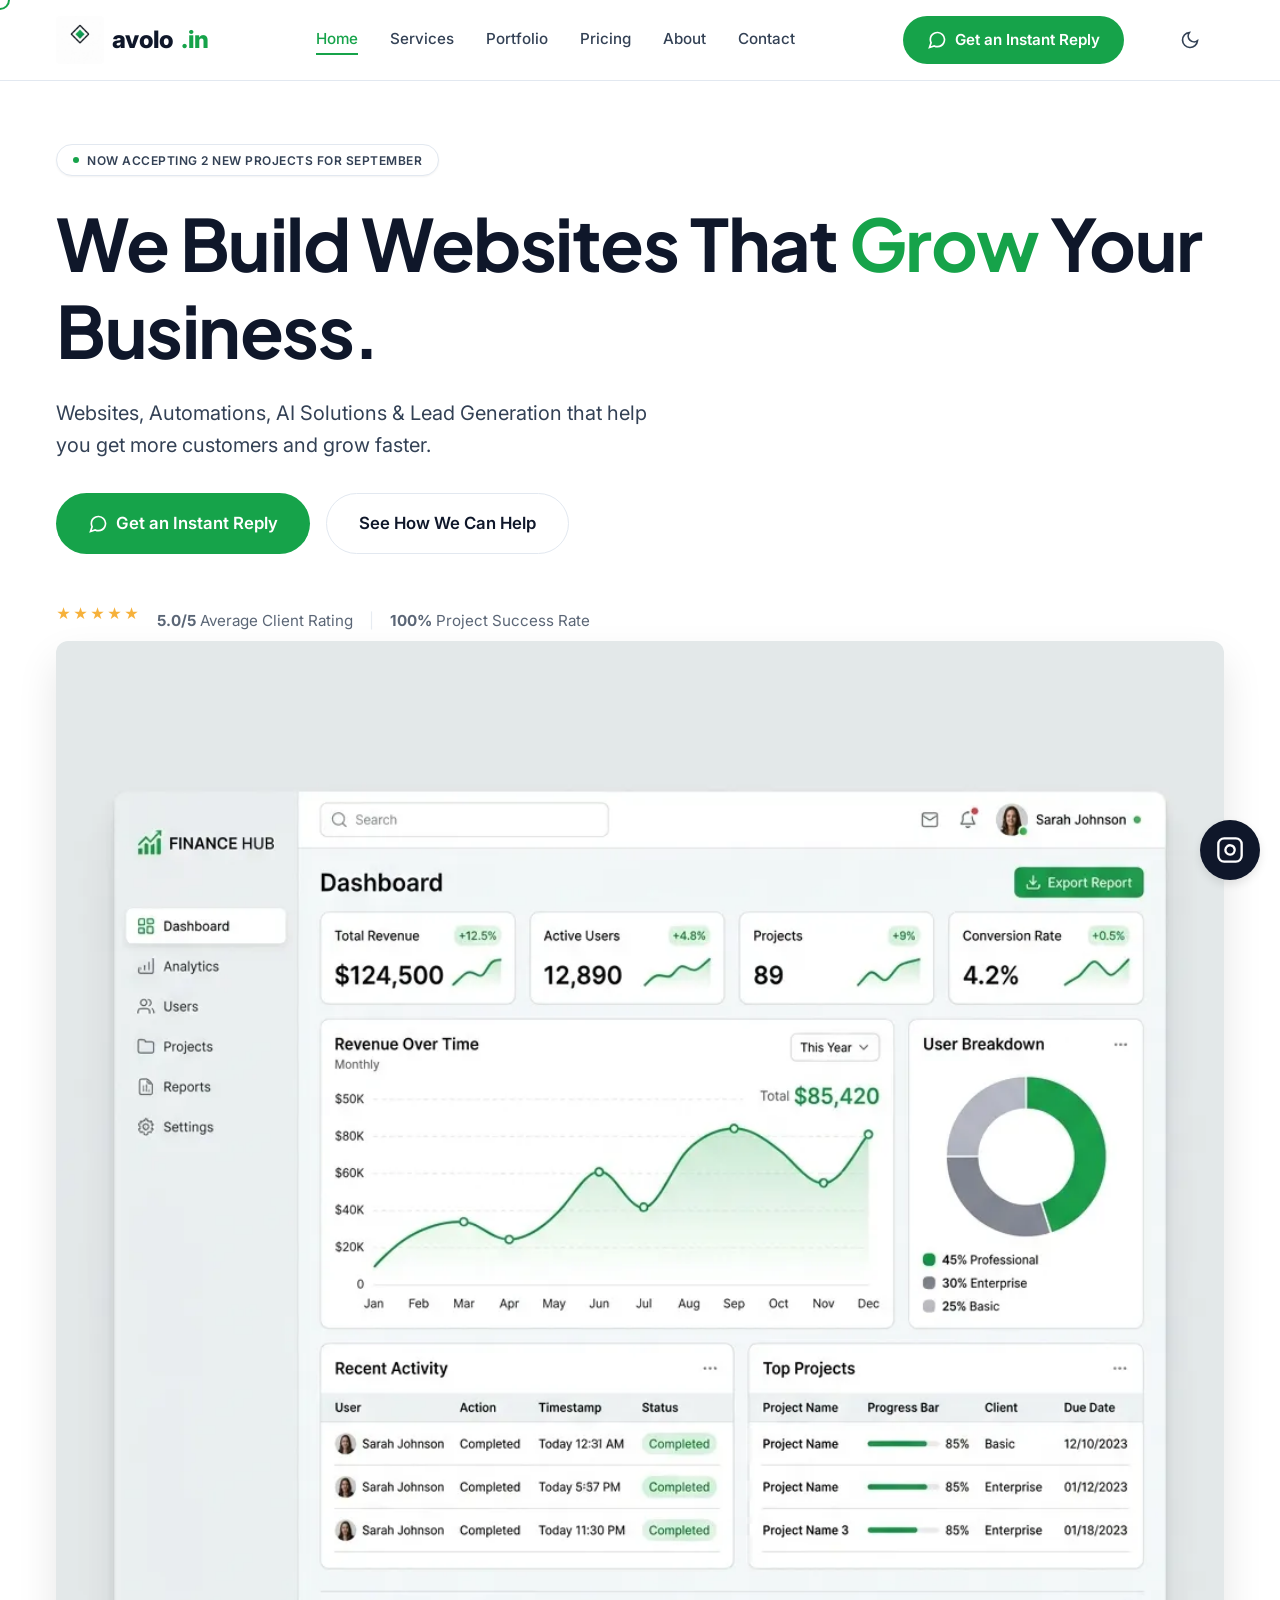
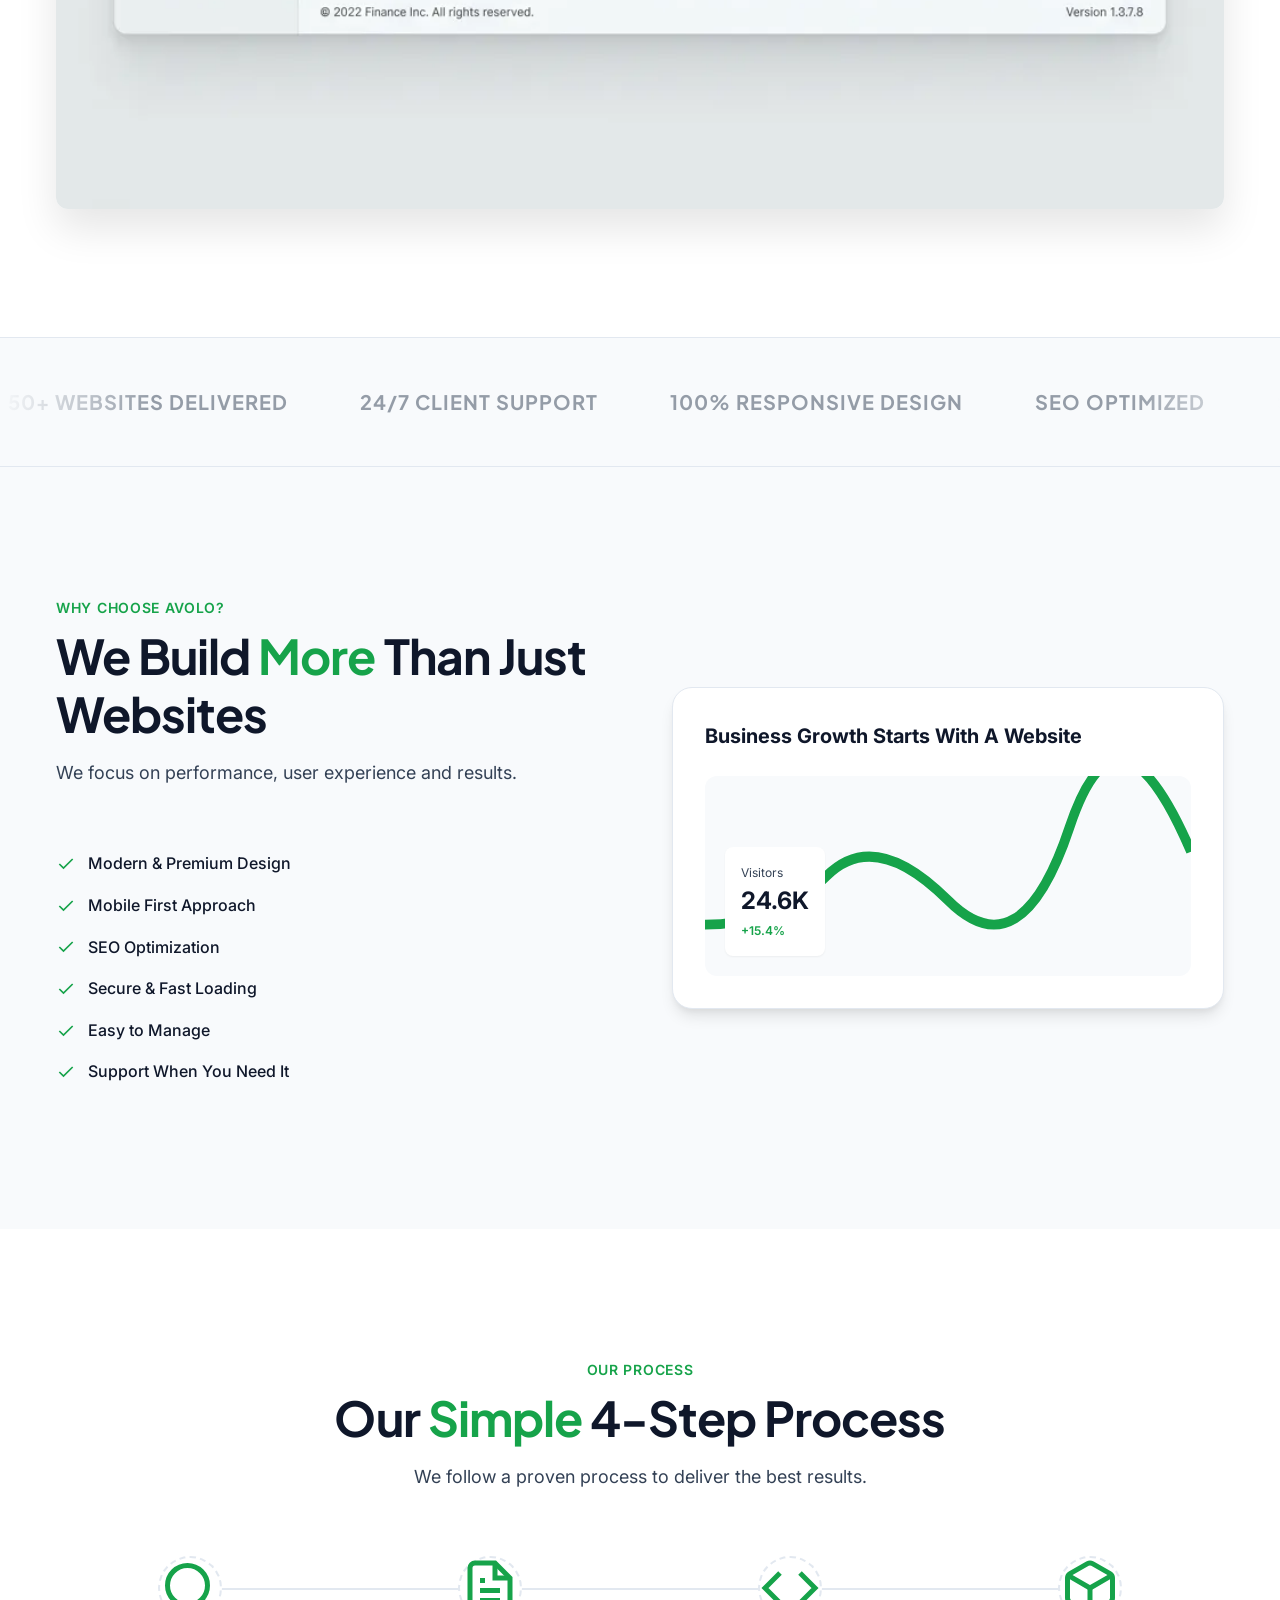
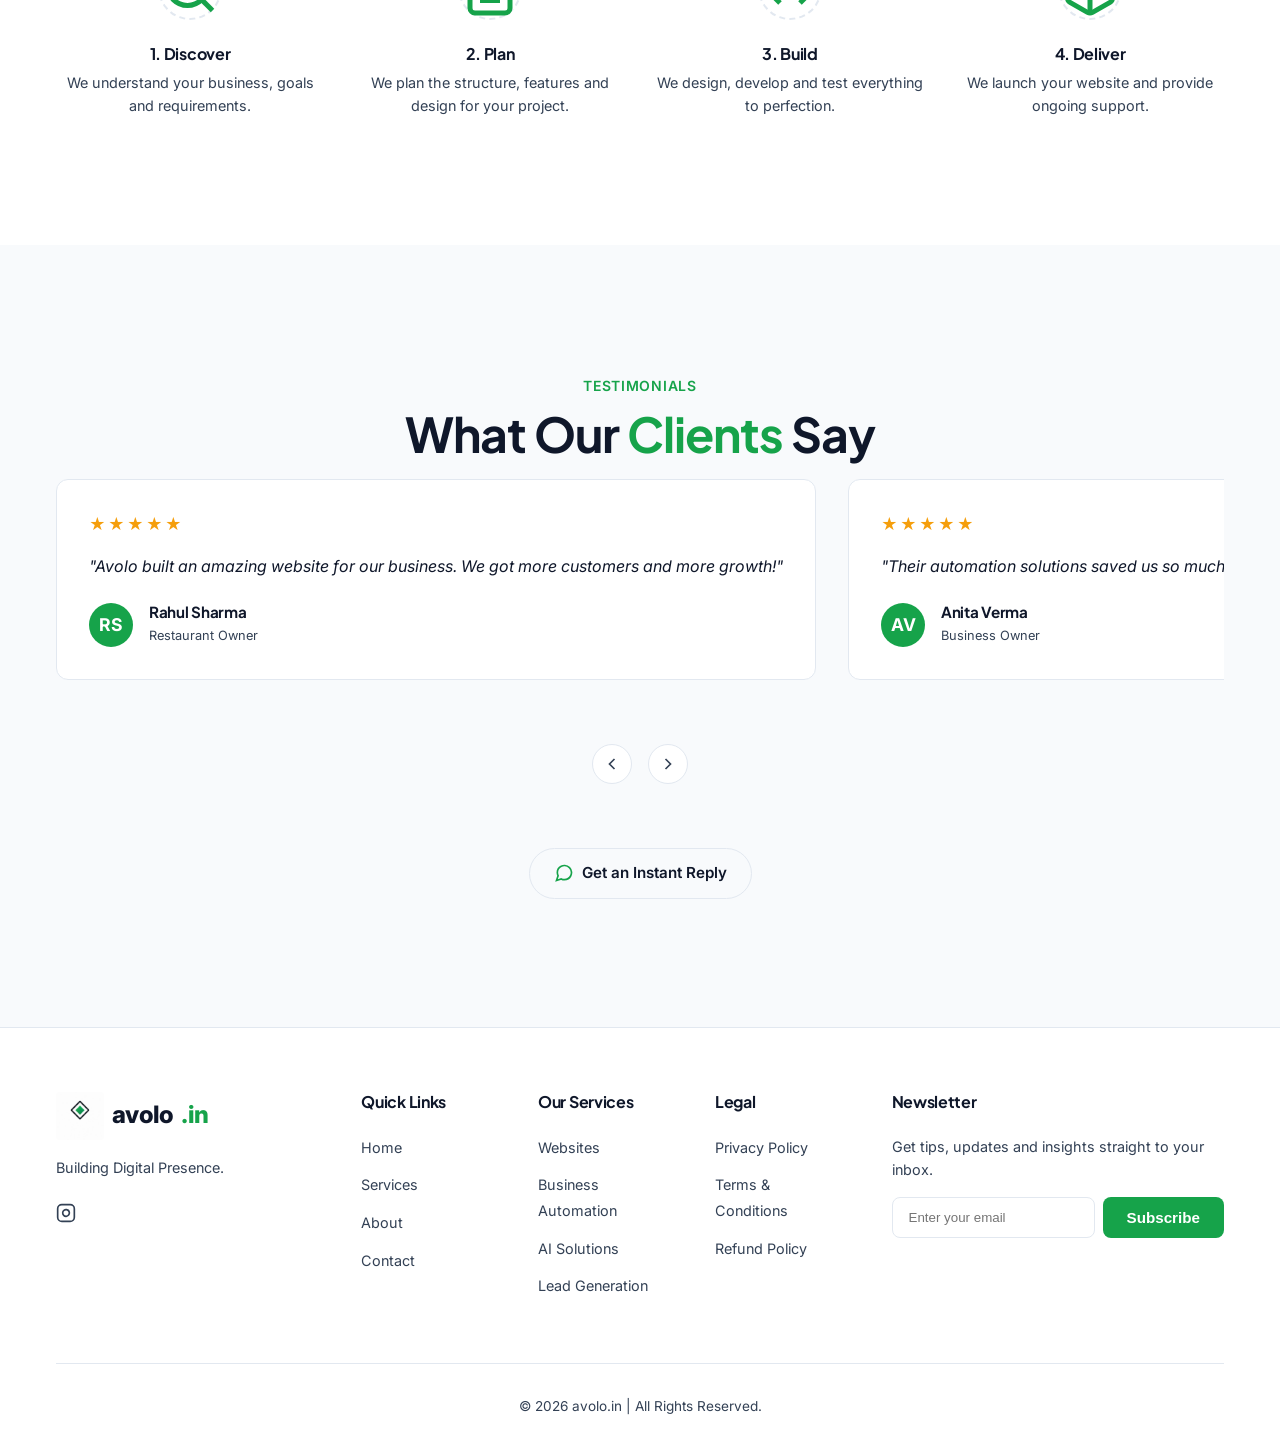
<file: index.html>
<!DOCTYPE html>
<html lang="en">
<head>
    <meta charset="UTF-8">
    <meta name="viewport" content="width=device-width, initial-scale=1.0">
    <meta name="theme-color" content="#16A34A">
    <title>Avolo - Premium Digital Agency</title>
    <meta name="description" content="Avolo is a top-tier digital agency architecting scalable websites, automation, and AI solutions for modern businesses.">
    <meta property="og:title" content="Avolo - Premium Digital Agency">
    <meta property="og:description" content="Architecting scalable websites, automation, and AI solutions.">
    <meta property="og:image" content="https://avolo.in/og-image.webp">
    <meta property="og:url" content="https://avolo.in">
    <script type="application/ld+json">
    {
      "@context": "https://schema.org",
      "@type": "LocalBusiness",
      "name": "Avolo",
      "image": "https://avolo.in/android-chrome-512x512.png",
      "url": "https://avolo.in",
      "telephone": "+917328060281"
    }
    </script>
    
    <!-- Google Fonts: Inter & Plus Jakarta Sans -->
    <link rel="preconnect" href="https://fonts.googleapis.com">
    <link rel="preconnect" href="https://fonts.gstatic.com" crossorigin>
    <link rel="preload" href="https://fonts.googleapis.com/css2?family=Inter:wght@300;400;500;600;700;800&family=Plus+Jakarta+Sans:wght@500;600;700;800&display=swap" as="style">
    <link href="https://fonts.googleapis.com/css2?family=Inter:wght@300;400;500;600;700;800&family=Plus+Jakarta+Sans:wght@500;600;700;800&display=swap" rel="stylesheet">
    
    <!-- Dark Mode Anti-Flash Script -->
    <script>
        if (localStorage.getItem('theme') === 'dark') {
            document.documentElement.setAttribute('data-theme', 'dark');
        }
    </script>
    
    <!-- Custom CSS -->
    <link rel="preload" as="image" href="dashboard-mockup.webp">
    <link rel="stylesheet" href="style.css">
    
    <!-- Favicon -->
    <link rel="icon" type="image/png" sizes="512x512" href="/android-chrome-512x512.png">

    <!-- Web Manifest -->
    <link rel="manifest" href="/site.webmanifest">
    
    <!-- Twitter/X Cards -->
    <meta name="twitter:card" content="summary_large_image">
    <meta name="twitter:title" content="Avolo - Premium Digital Agency">
    <meta name="twitter:description" content="Avolo is a top-tier digital agency architecting scalable websites, automation, and AI solutions for modern businesses.">
    <meta name="twitter:image" content="https://avolo.in/og-image.webp">
    <!-- Enterprise SEO -->
    <link rel="canonical" href="https://avolo.in/">
    <link rel="sitemap" type="application/xml" title="Sitemap" href="/sitemap.xml">

    <!-- Google tag (gtag.js) -->
    <script async src="https://www.googletagmanager.com/gtag/js?id=G-RTDZY3H0ZM"></script>
    <script>
      window.dataLayer = window.dataLayer || [];
      function gtag(){dataLayer.push(arguments);}
      gtag('js', new Date());

      gtag('config', 'G-RTDZY3H0ZM');
    </script>
</head>
<body>

    <!-- Header -->
    <header class="header" id="header">
        <div class="container header-container">
            <a href="index.html" class="logo">
                <!-- Using android-chrome-512x512.png as requested logo -->
                <img src="/android-chrome-512x512.png" alt="Avolo Logo" style="width: 48px; height: 48px; border-radius: 4px;">
                avolo<span class="text-green">.in</span>
            </a>
            
            <nav class="nav-links" id="nav-links">
                <a href="index.html" class="nav-link">Home</a>
                <a href="services.html" class="nav-link">Services</a>
                <a href="portfolio.html" class="nav-link">Portfolio</a>
                <a href="pricing.html" class="nav-link">Pricing</a>
                <a href="about.html" class="nav-link">About</a>
                <a href="contact.html" class="nav-link">Contact</a>
            </nav>
            
            <div class="header-actions">
                <a href="https://wa.me/917328060281?text=Hi%20Avolo%2C%20I'm%20interested%20in%20your%20services.%20Can%20we%20discuss%20my%20project%3F" class="btn btn-primary btn-icon">
                    <svg class="icon" viewBox="0 0 24 24" fill="none" stroke="currentColor" stroke-width="2"><path d="M21 11.5a8.38 8.38 0 0 1-.9 3.8 8.5 8.5 0 0 1-7.6 4.7 8.38 8.38 0 0 1-3.8-.9L3 21l1.9-5.7a8.38 8.38 0 0 1-.9-3.8 8.5 8.5 0 0 1 4.7-7.6 8.38 8.38 0 0 1 3.8-.9h.5a8.48 8.48 0 0 1 8 8v.5z"></path></svg>
                    <span>Get an Instant Reply</span>
                </a>
                <button class="hamburger" id="hamburger" aria-label="Toggle Menu">
                    <span></span>
                    <span></span>
                    <span></span>
                </button>
            </div>
        </div>
    </header>

    <!-- Mobile Menu Overlay -->
    <div class="mobile-menu" id="mobile-menu">
        <nav class="mobile-nav">
            <a href="index.html" class="mobile-link">Home</a>
            <a href="services.html" class="mobile-link">Services</a>
            <a href="portfolio.html" class="mobile-link">Portfolio</a>
            <a href="pricing.html" class="mobile-link">Pricing</a>
            <a href="about.html" class="mobile-link">About</a>
            <a href="contact.html" class="mobile-link">Contact</a>
            <a href="https://wa.me/917328060281?text=Hi%20Avolo%2C%20I'm%20interested%20in%20your%20services.%20Can%20we%20discuss%20my%20project%3F" class="btn btn-primary mt-4">Get an Instant Reply</a>
        </nav>
    </div>

    <main>
        <!-- Hero Section -->
        <section class="hero section-spacing" id="hero">
            <div class="container hero-container">
                <div class="hero-content fade-up">
                    <div class="scarcity-badge"><div class="pulse-dot"></div> Now accepting 2 new projects for September</div>
                    <h1 class="hero-heading">
                        We Build Websites That <span class="text-green">Grow</span> Your Business.
                    </h1>
                    <p class="hero-subtext">
                        Websites, Automations, AI Solutions & Lead Generation that help you get more customers and grow faster.
                    </p>
                    <div class="hero-ctas">
                        <a href="https://wa.me/917328060281?text=Hi%20Avolo%2C%20I'm%20interested%20in%20your%20services.%20Can%20we%20discuss%20my%20project%3F" class="btn btn-primary btn-icon btn-lg">
                            <svg class="icon" viewBox="0 0 24 24" fill="none" stroke="currentColor" stroke-width="2"><path d="M21 11.5a8.38 8.38 0 0 1-.9 3.8 8.5 8.5 0 0 1-7.6 4.7 8.38 8.38 0 0 1-3.8-.9L3 21l1.9-5.7a8.38 8.38 0 0 1-.9-3.8 8.5 8.5 0 0 1 4.7-7.6 8.38 8.38 0 0 1 3.8-.9h.5a8.48 8.48 0 0 1 8 8v.5z"></path></svg>
                            <span>Get an Instant Reply</span>
                        </a>
                        <a href="services.html" class="btn btn-outline btn-lg">See How We Can Help</a>
                    </div>
                    <div class="hero-authority">
                        <div class="stars">★★★★★</div>
                        <span><strong>5.0/5</strong> Average Client Rating</span> 
                        <span style="color:var(--clr-border);">|</span> 
                        <span><strong>100%</strong> Project Success Rate</span>
                    </div>
                </div>
                <div class="hero-visual fade-up delay-1">
                    <img src="dashboard-mockup.webp" alt="Avolo SaaS Dashboard" style="border-radius: var(--radius-md); box-shadow: 0 20px 40px rgba(0,0,0,0.1); width: 100%;">
                </div>
            </div>
        </section>

        <!-- Trust Marquee -->
        <div class="trust-marquee-wrapper fade-up delay-2">
            <div class="trust-marquee-content">
                <div class="trust-marquee-item">
                    <svg viewBox="0 0 24 24" width="24" height="24" fill="none" stroke="currentColor" stroke-width="2"><polyline points="20 6 9 17 4 12"></polyline></svg>
                    50+ Websites Delivered
                </div>
                <div class="trust-marquee-item">
                    <svg viewBox="0 0 24 24" width="24" height="24" fill="none" stroke="currentColor" stroke-width="2"><circle cx="12" cy="12" r="10"></circle><path d="M12 8v4l3 3"></path></svg>
                    24/7 Client Support
                </div>
                <div class="trust-marquee-item">
                    <svg viewBox="0 0 24 24" width="24" height="24" fill="none" stroke="currentColor" stroke-width="2"><path d="M12 2L2 7l10 5 10-5-10-5zM2 17l10 5 10-5M2 12l10 5 10-5"></path></svg>
                    100% Responsive Design
                </div>
                <div class="trust-marquee-item">
                    <svg viewBox="0 0 24 24" width="24" height="24" fill="none" stroke="currentColor" stroke-width="2"><path d="M21 16V8a2 2 0 0 0-1-1.73l-7-4a2 2 0 0 0-2 0l-7 4A2 2 0 0 0 3 8v8a2 2 0 0 0 1 1.73l7 4a2 2 0 0 0 2 0l7-4A2 2 0 0 0 21 16z"></path></svg>
                    SEO Optimized
                </div>
                <div class="trust-marquee-item">
                    <svg viewBox="0 0 24 24" width="24" height="24" fill="none" stroke="currentColor" stroke-width="2"><rect x="3" y="11" width="18" height="11" rx="2" ry="2"></rect><path d="M7 11V7a5 5 0 0 1 10 0v4"></path></svg>
                    SSL Secured
                </div>
                <div class="trust-marquee-item">
                    <svg viewBox="0 0 24 24" width="24" height="24" fill="none" stroke="currentColor" stroke-width="2"><polyline points="20 6 9 17 4 12"></polyline></svg>
                    50+ Websites Delivered
                </div>
                <div class="trust-marquee-item">
                    <svg viewBox="0 0 24 24" width="24" height="24" fill="none" stroke="currentColor" stroke-width="2"><circle cx="12" cy="12" r="10"></circle><path d="M12 8v4l3 3"></path></svg>
                    24/7 Client Support
                </div>
                <div class="trust-marquee-item">
                    <svg viewBox="0 0 24 24" width="24" height="24" fill="none" stroke="currentColor" stroke-width="2"><path d="M12 2L2 7l10 5 10-5-10-5zM2 17l10 5 10-5M2 12l10 5 10-5"></path></svg>
                    100% Responsive Design
                </div>
            </div>
        </div>

        <!-- Why Avolo -->
        <section class="why-avolo bg-light section-spacing" id="why">
            <div class="container split-layout">
                <div class="split-content fade-up">
                    <div class="badge-subtle">WHY CHOOSE AVOLO?</div>
                    <h2 class="section-heading">We Build <span class="text-green">More</span> Than Just Websites</h2>
                    <p class="section-subtext text-left">We focus on performance, user experience and results.</p>
                    
                    <ul class="feature-list">
                        <li><svg viewBox="0 0 24 24" fill="none" stroke="currentColor" stroke-width="2"><polyline points="20 6 9 17 4 12"></polyline></svg> Modern & Premium Design</li>
                        <li><svg viewBox="0 0 24 24" fill="none" stroke="currentColor" stroke-width="2"><polyline points="20 6 9 17 4 12"></polyline></svg> Mobile First Approach</li>
                        <li><svg viewBox="0 0 24 24" fill="none" stroke="currentColor" stroke-width="2"><polyline points="20 6 9 17 4 12"></polyline></svg> SEO Optimization</li>
                        <li><svg viewBox="0 0 24 24" fill="none" stroke="currentColor" stroke-width="2"><polyline points="20 6 9 17 4 12"></polyline></svg> Secure & Fast Loading</li>
                        <li><svg viewBox="0 0 24 24" fill="none" stroke="currentColor" stroke-width="2"><polyline points="20 6 9 17 4 12"></polyline></svg> Easy to Manage</li>
                        <li><svg viewBox="0 0 24 24" fill="none" stroke="currentColor" stroke-width="2"><polyline points="20 6 9 17 4 12"></polyline></svg> Support When You Need It</li>
                    </ul>
                </div>
                <div class="split-visual fade-up delay-1">
                    <div class="dashboard-mockup">
                        <div class="dashboard-header">Business Growth Starts With A Website</div>
                        <div class="dashboard-chart">
                            <svg viewBox="0 0 100 40" class="chart-line">
                                <path d="M0 30 Q 15 30, 25 20 T 50 25 T 75 10 T 100 15" fill="none" stroke="#16A34A" stroke-width="2" />
                            </svg>
                            <div class="stat-box">
                                <span class="stat-label">Visitors</span>
                                <span class="stat-value">24.6K</span>
                                <span class="stat-trend">+15.4%</span>
                            </div>
                        </div>
                    </div>
                </div>
            </div>
        </section>

        <!-- Process -->
        <section class="process section-spacing" id="process">
            <div class="container">
                <div class="section-header text-center fade-up">
                    <div class="badge-subtle">OUR PROCESS</div>
                    <h2 class="section-heading">Our <span class="text-green">Simple</span> 4-Step Process</h2>
                    <p class="section-subtext">We follow a proven process to deliver the best results.</p>
                </div>

                <div class="process-steps">
                    <div class="process-line"></div>
                    
                    <div class="step fade-up delay-1">
                        <div class="step-icon">
                            <svg viewBox="0 0 24 24" fill="none" stroke="currentColor" stroke-width="2"><circle cx="11" cy="11" r="8"></circle><line x1="21" y1="21" x2="16.65" y2="16.65"></line></svg>
                        </div>
                        <h4>1. Discover</h4>
                        <p>We understand your business, goals and requirements.</p>
                    </div>

                    <div class="step fade-up delay-2">
                        <div class="step-icon">
                            <svg viewBox="0 0 24 24" fill="none" stroke="currentColor" stroke-width="2"><path d="M14 2H6a2 2 0 0 0-2 2v16a2 2 0 0 0 2 2h12a2 2 0 0 0 2-2V8z"></path><polyline points="14 2 14 8 20 8"></polyline><line x1="16" y1="13" x2="8" y2="13"></line><line x1="16" y1="17" x2="8" y2="17"></line><polyline points="10 9 9 9 8 9"></polyline></svg>
                        </div>
                        <h4>2. Plan</h4>
                        <p>We plan the structure, features and design for your project.</p>
                    </div>

                    <div class="step fade-up delay-3">
                        <div class="step-icon">
                            <svg viewBox="0 0 24 24" fill="none" stroke="currentColor" stroke-width="2"><polyline points="16 18 22 12 16 6"></polyline><polyline points="8 6 2 12 8 18"></polyline></svg>
                        </div>
                        <h4>3. Build</h4>
                        <p>We design, develop and test everything to perfection.</p>
                    </div>

                    <div class="step fade-up delay-4">
                        <div class="step-icon">
                            <svg viewBox="0 0 24 24" fill="none" stroke="currentColor" stroke-width="2"><path d="M21 16V8a2 2 0 0 0-1-1.73l-7-4a2 2 0 0 0-2 0l-7 4A2 2 0 0 0 3 8v8a2 2 0 0 0 1 1.73l7 4a2 2 0 0 0 2 0l7-4A2 2 0 0 0 21 16z"></path><polyline points="3.27 6.96 12 12.01 20.73 6.96"></polyline><line x1="12" y1="22.08" x2="12" y2="12"></line></svg>
                        </div>
                        <h4>4. Deliver</h4>
                        <p>We launch your website and provide ongoing support.</p>
                    </div>
                </div>
            </div>
        </section>

        <!-- Testimonials -->
        <section class="testimonials bg-light section-spacing" id="testimonials">
            <div class="container">
                <div class="section-header text-center fade-up">
                    <div class="badge-subtle">TESTIMONIALS</div>
                    <h2 class="section-heading">What Our <span class="text-green">Clients</span> Say</h2>
                </div>

                <div class="testimonials-grid">
                    <div class="testimonial-card fade-up delay-1">
                        <div class="stars">★★★★★</div>
                        <p class="t-quote">"Avolo built an amazing website for our business. We got more customers and more growth!"</p>
                        <div class="t-author">
                            <div class="t-avatar" style="background:var(--clr-green);color:#fff;display:flex;align-items:center;justify-content:center;font-weight:700;font-size:1.1rem;border-radius:50%;width:44px;height:44px;">RS</div>
                            <div>
                                <h5>Rahul Sharma</h5>
                                <span>Restaurant Owner</span>
                            </div>
                        </div>
                    </div>
                    <div class="testimonial-card fade-up delay-2">
                        <div class="stars">★★★★★</div>
                        <p class="t-quote">"Their automation solutions saved us so much time and improved our workflow."</p>
                        <div class="t-author">
                            <div class="t-avatar" style="background:var(--clr-green);color:#fff;display:flex;align-items:center;justify-content:center;font-weight:700;font-size:1.1rem;border-radius:50%;width:44px;height:44px;">AV</div>
                            <div>
                                <h5>Anita Verma</h5>
                                <span>Business Owner</span>
                            </div>
                        </div>
                    </div>
                    <div class="testimonial-card fade-up delay-3">
                        <div class="stars">★★★★★</div>
                        <p class="t-quote">"Professional team, great support and quality work. Highly recommended!"</p>
                        <div class="t-author">
                            <div class="t-avatar" style="background:var(--clr-green);color:#fff;display:flex;align-items:center;justify-content:center;font-weight:700;font-size:1.1rem;border-radius:50%;width:44px;height:44px;">VS</div>
                            <div>
                                <h5>Vikram Singh</h5>
                                <span>Marketing Head</span>
                            </div>
                        </div>
                    </div>
                </div>
                
                <div class="testimonial-controls fade-up delay-4">
                    <button class="btn-icon prev-testimonial" aria-label="Previous Testimonial"><svg viewBox="0 0 24 24" width="20" height="20" fill="none" stroke="currentColor" stroke-width="2"><polyline points="15 18 9 12 15 6"></polyline></svg></button>
                    <button class="btn-icon next-testimonial" aria-label="Next Testimonial"><svg viewBox="0 0 24 24" width="20" height="20" fill="none" stroke="currentColor" stroke-width="2"><polyline points="9 18 15 12 9 6"></polyline></svg></button>
                </div>
                
                <div class="text-center mt-lg fade-up delay-4">
                    <a href="https://wa.me/917328060281?text=Hi%20Avolo%2C%20I'm%20interested%20in%20your%20services.%20Can%20we%20discuss%20my%20project%3F" class="btn btn-outline btn-icon mx-auto">
                        <svg class="icon text-green" viewBox="0 0 24 24" fill="none" stroke="currentColor" stroke-width="2"><path d="M21 11.5a8.38 8.38 0 0 1-.9 3.8 8.5 8.5 0 0 1-7.6 4.7 8.38 8.38 0 0 1-3.8-.9L3 21l1.9-5.7a8.38 8.38 0 0 1-.9-3.8 8.5 8.5 0 0 1 4.7-7.6 8.38 8.38 0 0 1 3.8-.9h.5a8.48 8.48 0 0 1 8 8v.5z"></path></svg>
                        <span>Get an Instant Reply</span>
                    </a>
                </div>
            </div>
        </section>

    </main>

    <!-- Footer -->
    <footer class="footer">
        <div class="container">
            <div class="footer-grid">
                <div class="footer-brand">
                    <a href="index.html" class="logo">
                        <img src="/android-chrome-512x512.png" alt="Avolo Logo" style="width: 48px; height: 48px; border-radius: 4px;">
                        avolo<span class="text-green">.in</span>
                    </a>
                    <p class="footer-tagline">Building Digital Presence.</p>
                    <div class="social-links">
                        <a href="https://instagram.com/avolo.in" target="_blank" rel="noopener noreferrer" aria-label="Instagram"><svg viewBox="0 0 24 24" fill="none" stroke="currentColor" stroke-width="2"><rect x="2" y="2" width="20" height="20" rx="5" ry="5"></rect><path d="M16 11.37A4 4 0 1 1 12.63 8 4 4 0 0 1 16 11.37z"></path><line x1="17.5" y1="6.5" x2="17.51" y2="6.5"></line></svg></a>
                        </div>
                </div>

                <div class="footer-links">
                    <h5 class="footer-title">Quick Links</h5>
                    <ul>
                        <li><a href="index.html">Home</a></li>
                        <li><a href="services.html">Services</a></li>
                        <li><a href="about.html">About</a></li>
                        <li><a href="contact.html">Contact</a></li>
                    </ul>
                </div>

                <div class="footer-links">
                    <h5 class="footer-title">Our Services</h5>
                    <ul>
                        <li><a href="services.html">Websites</a></li>
                        <li><a href="services.html">Business Automation</a></li>
                        <li><a href="services.html">AI Solutions</a></li>
                        <li><a href="services.html">Lead Generation</a></li>
                    </ul>
                </div>

                <div class="footer-links">
                    <h5 class="footer-title">Legal</h5>
                    <ul>
                        <li><a href="privacy.html">Privacy Policy</a></li>
                        <li><a href="terms.html">Terms & Conditions</a></li>
                        <li><a href="refund.html">Refund Policy</a></li>
                    </ul>
                </div>

                <div class="footer-newsletter">
                    <h5 class="footer-title">Newsletter</h5>
                    <p>Get tips, updates and insights straight to your inbox.</p>
                    <form action="https://formsubmit.co/avoloin111@gmail.com" method="POST" class="newsletter-form">
                        <input type="hidden" name="_subject" value="New Newsletter Subscription!">
                        <input type="hidden" name="_captcha" value="false">
                        <input type="hidden" name="_next" value="https://avolo.in/index.html?success=true">
                        <input type="email" name="email" placeholder="Enter your email" required>
                        <button type="submit" class="btn btn-primary">Subscribe</button>
                    </form>
                </div>
            </div>
            
            <div class="footer-bottom">
                <p>&copy; <script>document.write(new Date().getFullYear())</script> avolo.in | All Rights Reserved.</p>
            </div>
        </div>
    </footer>

    <!-- Floating Instagram -->
    <a href="https://instagram.com/avolo.in" target="_blank" rel="noopener noreferrer" class="floating-ig" aria-label="Instagram">
        <svg viewBox="0 0 24 24" fill="none" stroke="currentColor" stroke-width="2"><rect x="2" y="2" width="20" height="20" rx="5" ry="5"></rect><path d="M16 11.37A4 4 0 1 1 12.63 8 4 4 0 0 1 16 11.37z"></path><line x1="17.5" y1="6.5" x2="17.51" y2="6.5"></line></svg>
    </a>

    <script src="script.js" defer></script>
</body>
</html>
</file>
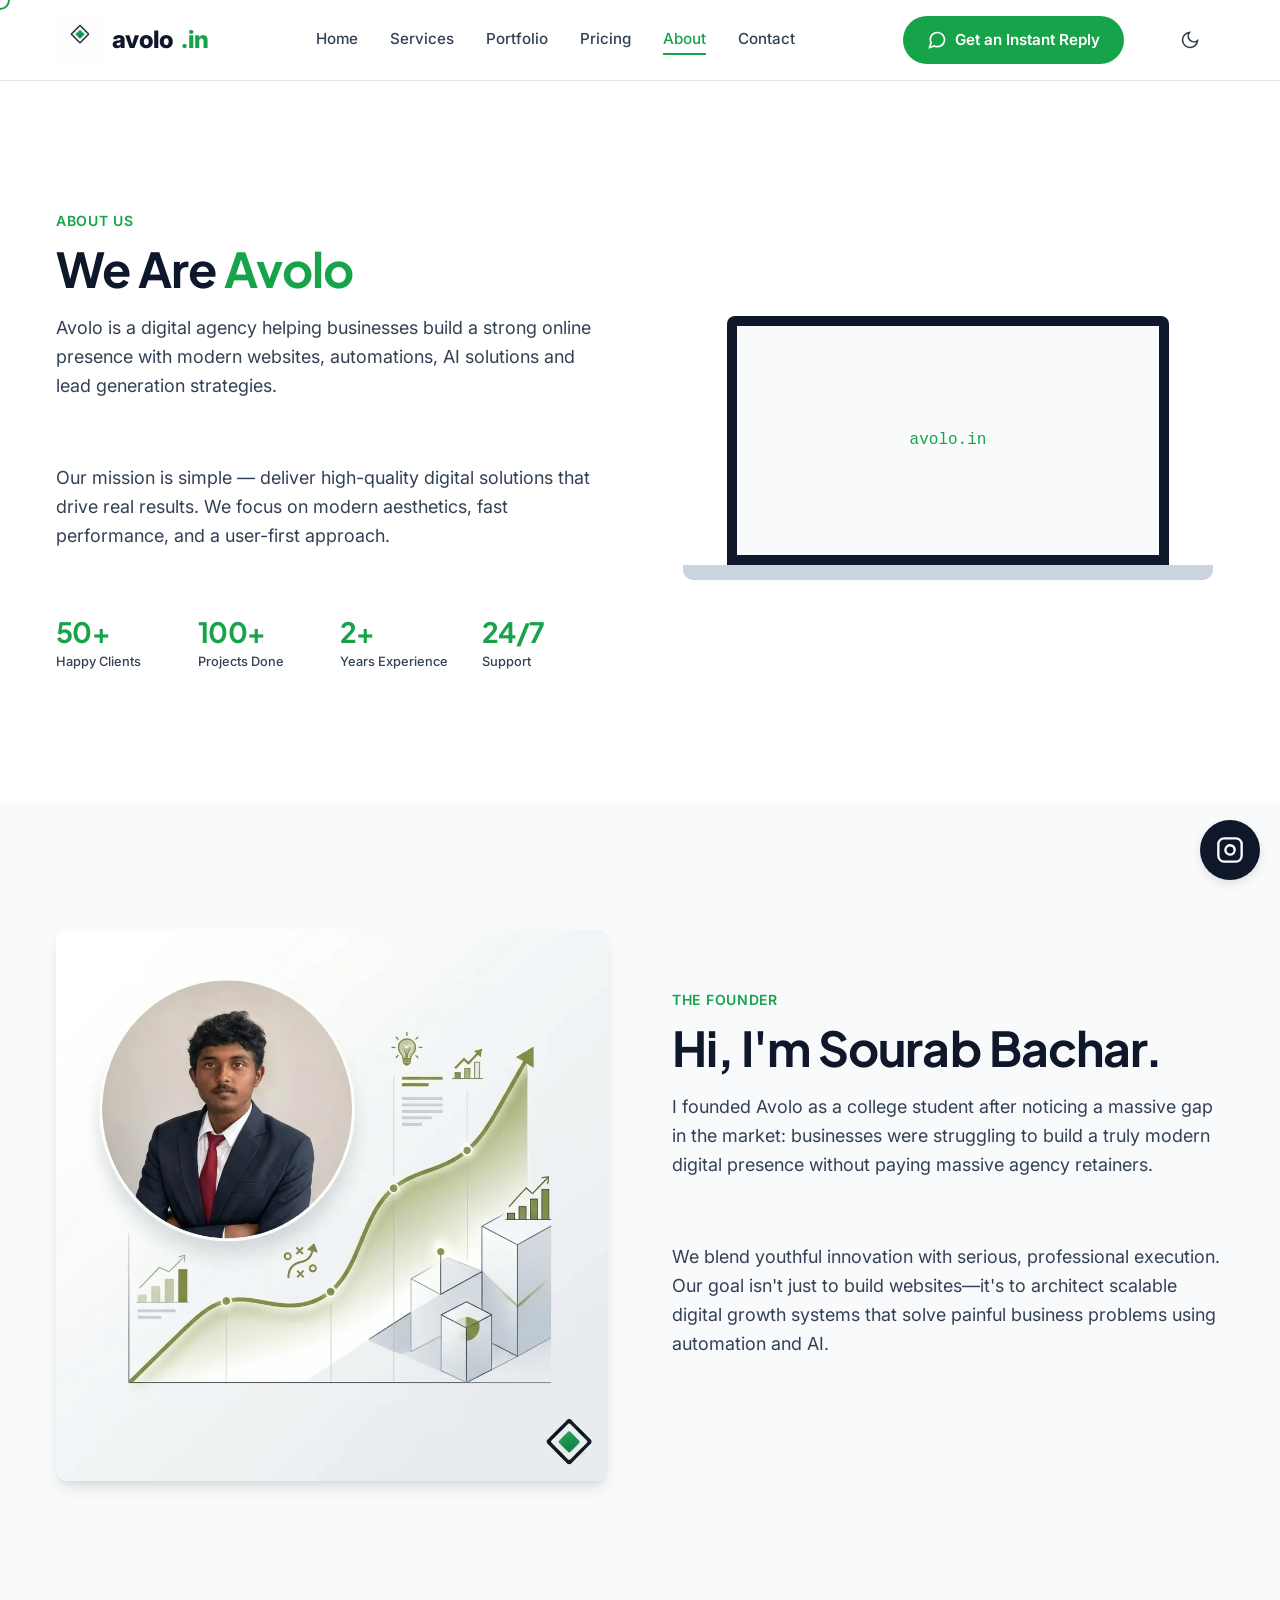
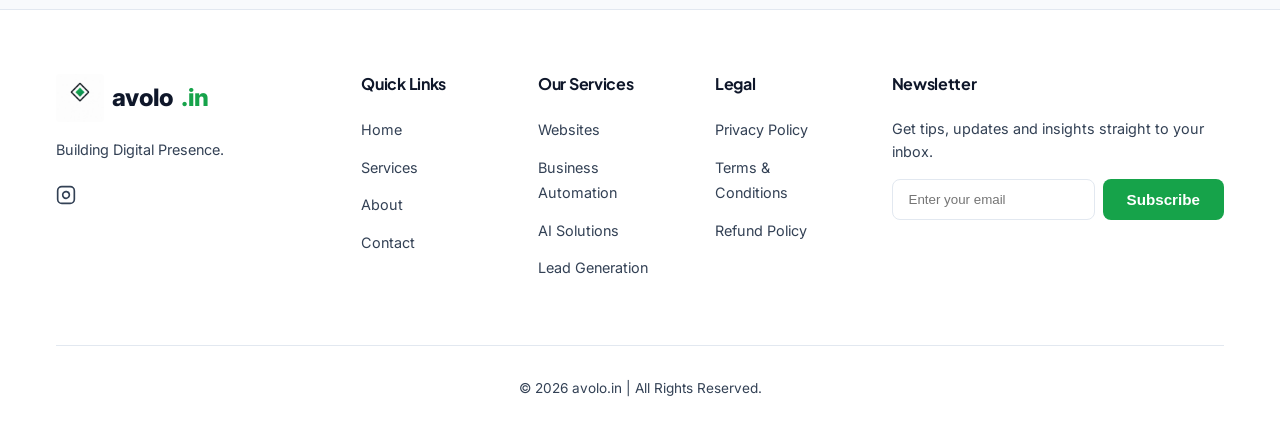
<file: about.html>
<!DOCTYPE html>
<html lang="en">
<head>
    <meta charset="UTF-8">
    <meta name="viewport" content="width=device-width, initial-scale=1.0">
    <meta name="theme-color" content="#16A34A">
    <title>About Us - Avolo Digital Agency</title>
    <meta name="description" content="Avolo is a top-tier digital agency architecting scalable websites, automation, and AI solutions for modern businesses.">
    <meta property="og:title" content="About Us - Avolo Digital Agency">
    <meta property="og:description" content="Architecting scalable websites, automation, and AI solutions.">
    <meta property="og:image" content="https://avolo.in/og-image.webp">
    <meta property="og:url" content="https://avolo.in">
    <script type="application/ld+json">
    {
      "@context": "https://schema.org",
      "@type": "LocalBusiness",
      "name": "Avolo",
      "image": "https://avolo.in/android-chrome-512x512.png",
      "url": "https://avolo.in",
      "telephone": "+917328060281"
    }
    </script>
    
    <!-- Google Fonts: Inter & Plus Jakarta Sans -->
    <link rel="preconnect" href="https://fonts.googleapis.com">
    <link rel="preconnect" href="https://fonts.gstatic.com" crossorigin>
    <link rel="preload" href="https://fonts.googleapis.com/css2?family=Inter:wght@300;400;500;600;700;800&family=Plus+Jakarta+Sans:wght@500;600;700;800&display=swap" as="style">
    <link href="https://fonts.googleapis.com/css2?family=Inter:wght@300;400;500;600;700;800&family=Plus+Jakarta+Sans:wght@500;600;700;800&display=swap" rel="stylesheet">
    
    <!-- Dark Mode Anti-Flash Script -->
    <script>
        if (localStorage.getItem('theme') === 'dark') {
            document.documentElement.setAttribute('data-theme', 'dark');
        }
    </script>
    
    <!-- Custom CSS -->
    <link rel="stylesheet" href="style.css">
    
    <!-- Favicon -->
    <link rel="icon" type="image/png" sizes="512x512" href="/android-chrome-512x512.png">

    <!-- Web Manifest -->
    <link rel="manifest" href="/site.webmanifest">
    
    <!-- Twitter/X Cards -->
    <meta name="twitter:card" content="summary_large_image">
    <meta name="twitter:title" content="About Us - Avolo Digital Agency">
    <meta name="twitter:description" content="Avolo is a top-tier digital agency architecting scalable websites, automation, and AI solutions for modern businesses.">
    <meta name="twitter:image" content="https://avolo.in/og-image.webp">
    <!-- Enterprise SEO -->
    <link rel="canonical" href="https://avolo.in/about.html">
    <link rel="sitemap" type="application/xml" title="Sitemap" href="/sitemap.xml">

    <!-- Founder Knowledge Graph Schema -->
    <script type="application/ld+json">
    {
      "@context": "https://schema.org",
      "@type": "Person",
      "name": "Sourab Bachar",
      "jobTitle": "Founder & CEO",
      "description": "Sourab Bachar founded Avolo as a college student to help businesses build a truly modern digital presence without massive agency retainers. He architects scalable digital growth systems using automation and AI.",
      "image": "https://avolo.in/founder.webp",
      "url": "https://avolo.in/about.html",
      "sameAs": [
        "https://www.instagram.com/_s_o_u_r_a_b___"
      ],
      "worksFor": {
        "@type": "Organization",
        "name": "Avolo Digital Agency",
        "url": "https://avolo.in"
      }
    }
    </script>

    <!-- Google tag (gtag.js) -->
    <script async src="https://www.googletagmanager.com/gtag/js?id=G-RTDZY3H0ZM"></script>
    <script>
      window.dataLayer = window.dataLayer || [];
      function gtag(){dataLayer.push(arguments);}
      gtag('js', new Date());

      gtag('config', 'G-RTDZY3H0ZM');
    </script>
</head>
<body>

    <!-- Header -->
    <header class="header" id="header">
        <div class="container header-container">
            <a href="index.html" class="logo">
                <img src="/android-chrome-512x512.png" alt="Avolo Logo" style="width: 48px; height: 48px; border-radius: 4px;">
                avolo<span class="text-green">.in</span>
            </a>
            
            <nav class="nav-links" id="nav-links">
                <a href="index.html" class="nav-link">Home</a>
                <a href="services.html" class="nav-link">Services</a>
                <a href="portfolio.html" class="nav-link">Portfolio</a>
                <a href="pricing.html" class="nav-link">Pricing</a>
                <a href="about.html" class="nav-link" style="color: var(--clr-green);">About</a>
                <a href="contact.html" class="nav-link">Contact</a>
            </nav>
            
            <div class="header-actions">
                <a href="https://wa.me/917328060281?text=Hi%20Avolo%2C%20I'm%20interested%20in%20your%20services.%20Can%20we%20discuss%20my%20project%3F" class="btn btn-primary btn-icon">
                    <svg class="icon" viewBox="0 0 24 24" fill="none" stroke="currentColor" stroke-width="2"><path d="M21 11.5a8.38 8.38 0 0 1-.9 3.8 8.5 8.5 0 0 1-7.6 4.7 8.38 8.38 0 0 1-3.8-.9L3 21l1.9-5.7a8.38 8.38 0 0 1-.9-3.8 8.5 8.5 0 0 1 4.7-7.6 8.38 8.38 0 0 1 3.8-.9h.5a8.48 8.48 0 0 1 8 8v.5z"></path></svg>
                    <span>Get an Instant Reply</span>
                </a>
                <button class="hamburger" id="hamburger" aria-label="Toggle Menu">
                    <span></span>
                    <span></span>
                    <span></span>
                </button>
            </div>
        </div>
    </header>

    <!-- Mobile Menu Overlay -->
    <div class="mobile-menu" id="mobile-menu">
        <nav class="mobile-nav">
            <a href="index.html" class="mobile-link">Home</a>
            <a href="services.html" class="mobile-link">Services</a>
            <a href="portfolio.html" class="mobile-link">Portfolio</a>
            <a href="pricing.html" class="mobile-link">Pricing</a>
            <a href="about.html" class="mobile-link">About</a>
            <a href="contact.html" class="mobile-link">Contact</a>
            <a href="https://wa.me/917328060281?text=Hi%20Avolo%2C%20I'm%20interested%20in%20your%20services.%20Can%20we%20discuss%20my%20project%3F" class="btn btn-primary mt-4">Get an Instant Reply</a>
        </nav>
    </div>

    <main style="padding-top: 80px;">
        
        <!-- About -->
        <section class="about section-spacing" id="about">
            <div class="container split-layout">
                <div class="split-content fade-up">
                    <div class="badge-subtle">ABOUT US</div>
                    <h1 class="section-heading">We Are <span class="text-green">Avolo</span></h1>
                    <p class="section-subtext text-left mb-4">
                        Avolo is a digital agency helping businesses build a strong online presence with modern websites, automations, AI solutions and lead generation strategies.
                    </p>
                    <p class="section-subtext text-left">
                        Our mission is simple — deliver high-quality digital solutions that drive real results. We focus on modern aesthetics, fast performance, and a user-first approach.
                    </p>
                    
                    <div class="stats-grid mt-lg">
                        <div class="stat-item">
                            <h3 class="stat-num text-green"><span class="counter" data-target="50">0</span>+</h3>
                            <p class="stat-text">Happy Clients</p>
                        </div>
                        <div class="stat-item">
                            <h3 class="stat-num text-green"><span class="counter" data-target="100">0</span>+</h3>
                            <p class="stat-text">Projects Done</p>
                        </div>
                        <div class="stat-item">
                            <h3 class="stat-num text-green"><span class="counter" data-target="2">0</span>+</h3>
                            <p class="stat-text">Years Experience</p>
                        </div>
                        <div class="stat-item">
                            <h3 class="stat-num text-green">24/7</h3>
                            <p class="stat-text">Support</p>
                        </div>
                    </div>
                </div>
                <div class="split-visual fade-up delay-1">
                    <div class="about-image-placeholder">
                        <div class="laptop-mockup">
                            <div class="screen">avolo.in</div>
                            <div class="base"></div>
                        </div>
                    </div>
                </div>
            </div>
        </section>

        <!-- Founder Section -->
        <section class="founder bg-light section-spacing" id="founder">
            <div class="container split-layout" style="align-items: center;">
                <div class="split-visual fade-up delay-1">
                    <img src="founder.webp" loading="lazy" alt="Sourab Bachar - Avolo Founder" style="width: 100%; border-radius: var(--radius-md); box-shadow: var(--shadow-lg);">
                </div>
                <div class="split-content fade-up">
                    <div class="badge-subtle">THE FOUNDER</div>
                    <h2 class="section-heading">Hi, I'm Sourab Bachar.</h2>
                    <p class="section-subtext text-left mb-4">
                        I founded Avolo as a college student after noticing a massive gap in the market: businesses were struggling to build a truly modern digital presence without paying massive agency retainers.
                    </p>
                    <p class="section-subtext text-left">
                        We blend youthful innovation with serious, professional execution. Our goal isn't just to build websites—it's to architect scalable digital growth systems that solve painful business problems using automation and AI.
                    </p>
                </div>
            </div>
        </section>

    </main>

    <!-- Footer -->
    <footer class="footer">
        <div class="container">
            <div class="footer-grid">
                <div class="footer-brand">
                    <a href="index.html" class="logo">
                        <img src="/android-chrome-512x512.png" alt="Avolo Logo" style="width: 48px; height: 48px; border-radius: 4px;">
                        avolo<span class="text-green">.in</span>
                    </a>
                    <p class="footer-tagline">Building Digital Presence.</p>
                    <div class="social-links">
                        <a href="https://instagram.com/avolo.in" target="_blank" rel="noopener noreferrer" aria-label="Instagram"><svg viewBox="0 0 24 24" fill="none" stroke="currentColor" stroke-width="2"><rect x="2" y="2" width="20" height="20" rx="5" ry="5"></rect><path d="M16 11.37A4 4 0 1 1 12.63 8 4 4 0 0 1 16 11.37z"></path><line x1="17.5" y1="6.5" x2="17.51" y2="6.5"></line></svg></a>
                        </div>
                </div>

                <div class="footer-links">
                    <h5 class="footer-title">Quick Links</h5>
                    <ul>
                        <li><a href="index.html">Home</a></li>
                        <li><a href="services.html">Services</a></li>
                        <li><a href="about.html">About</a></li>
                        <li><a href="contact.html">Contact</a></li>
                    </ul>
                </div>

                <div class="footer-links">
                    <h5 class="footer-title">Our Services</h5>
                    <ul>
                        <li><a href="services.html">Websites</a></li>
                        <li><a href="services.html">Business Automation</a></li>
                        <li><a href="services.html">AI Solutions</a></li>
                        <li><a href="services.html">Lead Generation</a></li>
                    </ul>
                </div>

                <div class="footer-links">
                    <h5 class="footer-title">Legal</h5>
                    <ul>
                        <li><a href="privacy.html">Privacy Policy</a></li>
                        <li><a href="terms.html">Terms & Conditions</a></li>
                        <li><a href="refund.html">Refund Policy</a></li>
                    </ul>
                </div>

                <div class="footer-newsletter">
                    <h5 class="footer-title">Newsletter</h5>
                    <p>Get tips, updates and insights straight to your inbox.</p>
                    <form action="https://formsubmit.co/avoloin111@gmail.com" method="POST" class="newsletter-form">
                        <input type="hidden" name="_subject" value="New Newsletter Subscription!">
                        <input type="hidden" name="_captcha" value="false">
                        <input type="hidden" name="_next" value="https://avolo.in/index.html?success=true">
                        <input type="email" name="email" placeholder="Enter your email" required>
                        <button type="submit" class="btn btn-primary">Subscribe</button>
                    </form>
                </div>
            </div>
            
            <div class="footer-bottom">
                <p>&copy; <script>document.write(new Date().getFullYear())</script> avolo.in | All Rights Reserved.</p>
            </div>
        </div>
    </footer>

    <!-- Floating Instagram -->
    <a href="https://instagram.com/avolo.in" target="_blank" rel="noopener noreferrer" class="floating-ig" aria-label="Instagram">
        <svg viewBox="0 0 24 24" fill="none" stroke="currentColor" stroke-width="2"><rect x="2" y="2" width="20" height="20" rx="5" ry="5"></rect><path d="M16 11.37A4 4 0 1 1 12.63 8 4 4 0 0 1 16 11.37z"></path><line x1="17.5" y1="6.5" x2="17.51" y2="6.5"></line></svg>
    </a>

    <script src="script.js" defer></script>
</body>
</html>
</file>
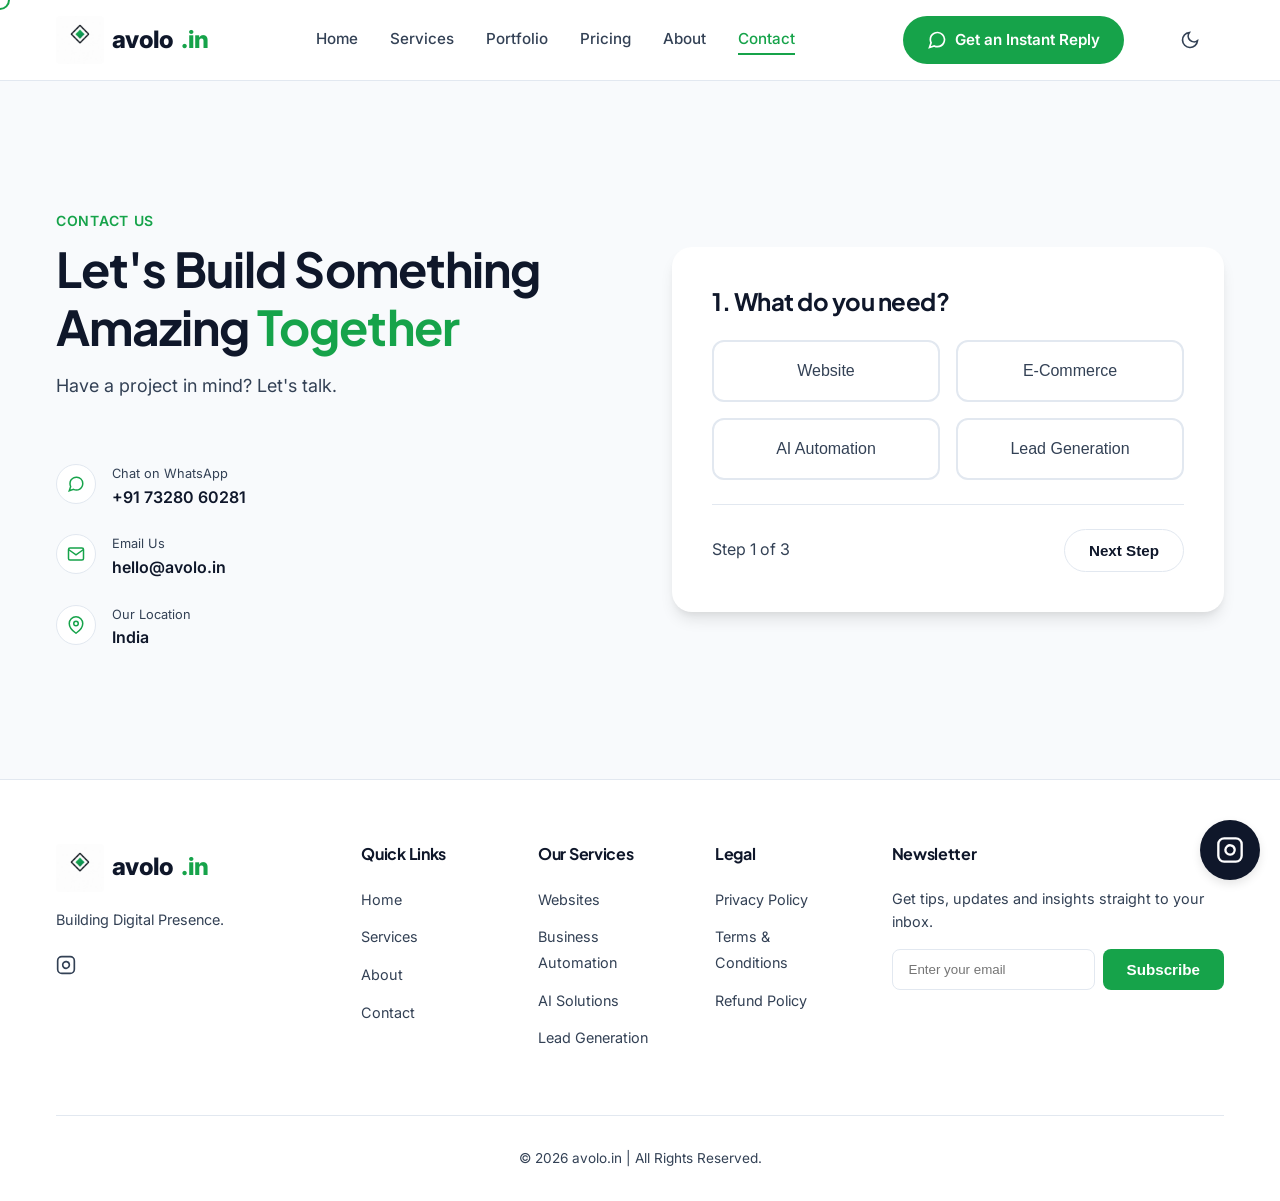
<file: contact.html>
<!DOCTYPE html>
<html lang="en">
<head>
    <meta charset="UTF-8">
    <meta name="viewport" content="width=device-width, initial-scale=1.0">
    <meta name="theme-color" content="#16A34A">
    <title>Contact - Avolo Digital Agency</title>
    <meta name="description" content="Avolo is a top-tier digital agency architecting scalable websites, automation, and AI solutions for modern businesses.">
    <meta property="og:title" content="Contact - Avolo Digital Agency">
    <meta property="og:description" content="Architecting scalable websites, automation, and AI solutions.">
    <meta property="og:image" content="https://avolo.in/og-image.webp">
    <meta property="og:url" content="https://avolo.in">
    <script type="application/ld+json">
    {
      "@context": "https://schema.org",
      "@type": "LocalBusiness",
      "name": "Avolo",
      "image": "https://avolo.in/android-chrome-512x512.png",
      "url": "https://avolo.in",
      "telephone": "+917328060281"
    }
    </script>
    
    <!-- Google Fonts: Inter & Plus Jakarta Sans -->
    <link rel="preconnect" href="https://fonts.googleapis.com">
    <link rel="preconnect" href="https://fonts.gstatic.com" crossorigin>
    <link rel="preload" href="https://fonts.googleapis.com/css2?family=Inter:wght@300;400;500;600;700;800&family=Plus+Jakarta+Sans:wght@500;600;700;800&display=swap" as="style">
    <link href="https://fonts.googleapis.com/css2?family=Inter:wght@300;400;500;600;700;800&family=Plus+Jakarta+Sans:wght@500;600;700;800&display=swap" rel="stylesheet">
    
    <!-- Dark Mode Anti-Flash Script -->
    <script>
        if (localStorage.getItem('theme') === 'dark') {
            document.documentElement.setAttribute('data-theme', 'dark');
        }
    </script>
    
    <!-- Custom CSS -->
    <link rel="stylesheet" href="style.css">
    
    <!-- Favicon -->
    <link rel="icon" type="image/png" sizes="512x512" href="/android-chrome-512x512.png">

    <!-- Web Manifest -->
    <link rel="manifest" href="/site.webmanifest">
    
    <!-- Twitter/X Cards -->
    <meta name="twitter:card" content="summary_large_image">
    <meta name="twitter:title" content="Contact - Avolo Digital Agency">
    <meta name="twitter:description" content="Avolo is a top-tier digital agency architecting scalable websites, automation, and AI solutions for modern businesses.">
    <meta name="twitter:image" content="https://avolo.in/og-image.webp">
    <!-- Enterprise SEO -->
    <link rel="canonical" href="https://avolo.in/contact.html">
    <link rel="sitemap" type="application/xml" title="Sitemap" href="/sitemap.xml">

    <!-- Google tag (gtag.js) -->
    <script async src="https://www.googletagmanager.com/gtag/js?id=G-RTDZY3H0ZM"></script>
    <script>
      window.dataLayer = window.dataLayer || [];
      function gtag(){dataLayer.push(arguments);}
      gtag('js', new Date());

      gtag('config', 'G-RTDZY3H0ZM');
    </script>
</head>
<body>

    <!-- Header -->
    <header class="header" id="header">
        <div class="container header-container">
            <a href="index.html" class="logo">
                <img src="/android-chrome-512x512.png" alt="Avolo Logo" style="width: 48px; height: 48px; border-radius: 4px;">
                avolo<span class="text-green">.in</span>
            </a>
            
            <nav class="nav-links" id="nav-links">
                <a href="index.html" class="nav-link">Home</a>
                <a href="services.html" class="nav-link">Services</a>
                <a href="portfolio.html" class="nav-link">Portfolio</a>
                <a href="pricing.html" class="nav-link">Pricing</a>
                <a href="about.html" class="nav-link">About</a>
                <a href="contact.html" class="nav-link" style="color: var(--clr-green);">Contact</a>
            </nav>
            
            <div class="header-actions">
                <a href="https://wa.me/917328060281?text=Hi%20Avolo%2C%20I'm%20interested%20in%20your%20services.%20Can%20we%20discuss%20my%20project%3F" class="btn btn-primary btn-icon">
                    <svg class="icon" viewBox="0 0 24 24" fill="none" stroke="currentColor" stroke-width="2"><path d="M21 11.5a8.38 8.38 0 0 1-.9 3.8 8.5 8.5 0 0 1-7.6 4.7 8.38 8.38 0 0 1-3.8-.9L3 21l1.9-5.7a8.38 8.38 0 0 1-.9-3.8 8.5 8.5 0 0 1 4.7-7.6 8.38 8.38 0 0 1 3.8-.9h.5a8.48 8.48 0 0 1 8 8v.5z"></path></svg>
                    <span>Get an Instant Reply</span>
                </a>
                <button class="hamburger" id="hamburger" aria-label="Toggle Menu">
                    <span></span>
                    <span></span>
                    <span></span>
                </button>
            </div>
        </div>
    </header>

    <!-- Mobile Menu Overlay -->
    <div class="mobile-menu" id="mobile-menu">
        <nav class="mobile-nav">
            <a href="index.html" class="mobile-link">Home</a>
            <a href="services.html" class="mobile-link">Services</a>
            <a href="portfolio.html" class="mobile-link">Portfolio</a>
            <a href="pricing.html" class="mobile-link">Pricing</a>
            <a href="about.html" class="mobile-link">About</a>
            <a href="contact.html" class="mobile-link">Contact</a>
            <a href="https://wa.me/917328060281?text=Hi%20Avolo%2C%20I'm%20interested%20in%20your%20services.%20Can%20we%20discuss%20my%20project%3F" class="btn btn-primary mt-4">Get an Instant Reply</a>
        </nav>
    </div>

    <main style="padding-top: 80px;">
        
        <!-- Contact -->
        <section class="contact bg-light section-spacing" id="contact">
            <div class="container split-layout">
                <div class="split-content fade-up">
                    <div class="badge-subtle">CONTACT US</div>
                    <h1 class="section-heading">Let's Build Something<br>Amazing <span class="text-green">Together</span></h1>
                    <p class="section-subtext text-left mb-4">Have a project in mind? Let's talk.</p>
                    
                    <div class="contact-info">
                        <div class="c-item">
                            <div class="c-icon"><svg viewBox="0 0 24 24" fill="none" stroke="currentColor" stroke-width="2"><path d="M21 11.5a8.38 8.38 0 0 1-.9 3.8 8.5 8.5 0 0 1-7.6 4.7 8.38 8.38 0 0 1-3.8-.9L3 21l1.9-5.7a8.38 8.38 0 0 1-.9-3.8 8.5 8.5 0 0 1 4.7-7.6 8.38 8.38 0 0 1 3.8-.9h.5a8.48 8.48 0 0 1 8 8v.5z"></path></svg></div>
                            <div>
                                <p class="c-label">Chat on WhatsApp</p>
                                <p class="c-value">+91 73280 60281</p>
                            </div>
                        </div>
                        <div class="c-item">
                            <div class="c-icon"><svg viewBox="0 0 24 24" fill="none" stroke="currentColor" stroke-width="2"><path d="M4 4h16c1.1 0 2 .9 2 2v12c0 1.1-.9 2-2 2H4c-1.1 0-2-.9-2-2V6c0-1.1.9-2 2-2z"></path><polyline points="22,6 12,13 2,6"></polyline></svg></div>
                            <div>
                                <p class="c-label">Email Us</p>
                                <p class="c-value">hello@avolo.in</p>
                            </div>
                        </div>
                        <div class="c-item">
                            <div class="c-icon"><svg viewBox="0 0 24 24" fill="none" stroke="currentColor" stroke-width="2"><path d="M21 10c0 7-9 13-9 13s-9-6-9-13a9 9 0 0 1 18 0z"></path><circle cx="12" cy="10" r="3"></circle></svg></div>
                            <div>
                                <p class="c-label">Our Location</p>
                                <p class="c-value">India</p>
                            </div>
                        </div>
                    </div>
                </div>
                <div class="split-visual fade-up delay-1">
                    <form action="https://formsubmit.co/avoloin111@gmail.com" method="POST" class="contact-form" id="estimator-form">
                        <input type="hidden" name="_captcha" value="false">
                        <input type="hidden" name="_subject" value="New Project Estimate Request">
                        <input type="hidden" name="_next" value="https://avolo.in/contact.html?success=true">
                        <input type="hidden" name="Project_Type" id="project-type-input" value="">
                        <input type="hidden" name="Budget" id="budget-input" value="">
                        
                        <!-- Step 1: Services -->
                        <div class="form-step active" id="step-1">
                            <h3 style="margin-bottom:1.5rem; font-size: 1.5rem;">1. What do you need?</h3>
                            <div class="estimator-options">
                                <button type="button" class="est-btn" data-type="type" data-val="Website">Website</button>
                                <button type="button" class="est-btn" data-type="type" data-val="E-Commerce">E-Commerce</button>
                                <button type="button" class="est-btn" data-type="type" data-val="AI Automation">AI Automation</button>
                                <button type="button" class="est-btn" data-type="type" data-val="Lead Generation">Lead Generation</button>
                            </div>
                            <div class="step-footer mt-4">
                                <span class="text-sm" style="color: var(--clr-text-light);">Step 1 of 3</span>
                                <button type="button" class="btn btn-outline next-step" disabled>Next Step</button>
                            </div>
                        </div>

                        <!-- Step 2: Budget -->
                        <div class="form-step" id="step-2" style="display:none;">
                            <h3 style="margin-bottom:1.5rem; font-size: 1.5rem;">2. What is your budget?</h3>
                            <div class="estimator-options">
                                <button type="button" class="est-btn" data-type="budget" data-val="Under ₹10k">Under ₹10k</button>
                                <button type="button" class="est-btn" data-type="budget" data-val="₹10k - ₹30k">₹10k - ₹30k</button>
                                <button type="button" class="est-btn" data-type="budget" data-val="₹30k - ₹50k">₹30k - ₹50k</button>
                                <button type="button" class="est-btn" data-type="budget" data-val="₹50k+">₹50k+</button>
                            </div>
                            <div class="step-footer mt-4">
                                <button type="button" class="btn-link prev-step">← Back</button>
                                <span class="text-sm" style="color: var(--clr-text-light);">Step 2 of 3</span>
                                <button type="button" class="btn btn-outline next-step" disabled>Next Step</button>
                            </div>
                        </div>

                        <!-- Step 3: Details -->
                        <div class="form-step" id="step-3" style="display:none;">
                            <h3 style="margin-bottom:1.5rem; font-size: 1.5rem;">3. Where should we send the estimate?</h3>
                            <div class="form-group">
                                <input type="text" name="name" class="form-control" placeholder="Your Name" required>
                            </div>
                            <div class="form-group">
                                <input type="email" name="email" class="form-control" placeholder="Your Email" required>
                            </div>
                            <div class="form-group">
                                <input type="tel" name="phone" class="form-control" placeholder="Your Phone Number (Optional)">
                            </div>
                            <div class="form-group">
                                <textarea name="message" class="form-control" rows="2" placeholder="Any extra details? (Optional)"></textarea>
                            </div>
                            <div class="step-footer mt-4">
                                <button type="button" class="btn-link prev-step">← Back</button>
                                <button type="submit" class="btn btn-primary">Send Me My Free Estimate</button>
                            </div>
                        </div>
                    </form>
                </div>
            </div>
        </section>

    </main>

    <!-- Footer -->
    <footer class="footer">
        <div class="container">
            <div class="footer-grid">
                <div class="footer-brand">
                    <a href="index.html" class="logo">
                        <img src="/android-chrome-512x512.png" alt="Avolo Logo" style="width: 48px; height: 48px; border-radius: 4px;">
                        avolo<span class="text-green">.in</span>
                    </a>
                    <p class="footer-tagline">Building Digital Presence.</p>
                    <div class="social-links">
                        <a href="https://instagram.com/avolo.in" target="_blank" rel="noopener noreferrer" aria-label="Instagram"><svg viewBox="0 0 24 24" fill="none" stroke="currentColor" stroke-width="2"><rect x="2" y="2" width="20" height="20" rx="5" ry="5"></rect><path d="M16 11.37A4 4 0 1 1 12.63 8 4 4 0 0 1 16 11.37z"></path><line x1="17.5" y1="6.5" x2="17.51" y2="6.5"></line></svg></a>
                        </div>
                </div>

                <div class="footer-links">
                    <h5 class="footer-title">Quick Links</h5>
                    <ul>
                        <li><a href="index.html">Home</a></li>
                        <li><a href="services.html">Services</a></li>
                        <li><a href="about.html">About</a></li>
                        <li><a href="contact.html">Contact</a></li>
                    </ul>
                </div>

                <div class="footer-links">
                    <h5 class="footer-title">Our Services</h5>
                    <ul>
                        <li><a href="services.html">Websites</a></li>
                        <li><a href="services.html">Business Automation</a></li>
                        <li><a href="services.html">AI Solutions</a></li>
                        <li><a href="services.html">Lead Generation</a></li>
                    </ul>
                </div>

                <div class="footer-links">
                    <h5 class="footer-title">Legal</h5>
                    <ul>
                        <li><a href="privacy.html">Privacy Policy</a></li>
                        <li><a href="terms.html">Terms & Conditions</a></li>
                        <li><a href="refund.html">Refund Policy</a></li>
                    </ul>
                </div>

                <div class="footer-newsletter">
                    <h5 class="footer-title">Newsletter</h5>
                    <p>Get tips, updates and insights straight to your inbox.</p>
                    <form action="https://formsubmit.co/avoloin111@gmail.com" method="POST" class="newsletter-form">
                        <input type="hidden" name="_subject" value="New Newsletter Subscription!">
                        <input type="hidden" name="_captcha" value="false">
                        <input type="hidden" name="_next" value="https://avolo.in/index.html?success=true">
                        <input type="email" name="email" placeholder="Enter your email" required>
                        <button type="submit" class="btn btn-primary">Subscribe</button>
                    </form>
                </div>
            </div>
            
            <div class="footer-bottom">
                <p>&copy; <script>document.write(new Date().getFullYear())</script> avolo.in | All Rights Reserved.</p>
            </div>
        </div>
    </footer>

    <!-- Floating Instagram -->
    <a href="https://instagram.com/avolo.in" target="_blank" rel="noopener noreferrer" class="floating-ig" aria-label="Instagram">
        <svg viewBox="0 0 24 24" fill="none" stroke="currentColor" stroke-width="2"><rect x="2" y="2" width="20" height="20" rx="5" ry="5"></rect><path d="M16 11.37A4 4 0 1 1 12.63 8 4 4 0 0 1 16 11.37z"></path><line x1="17.5" y1="6.5" x2="17.51" y2="6.5"></line></svg>
    </a>

    <script src="script.js" defer></script>
</body>
</html>
</file>
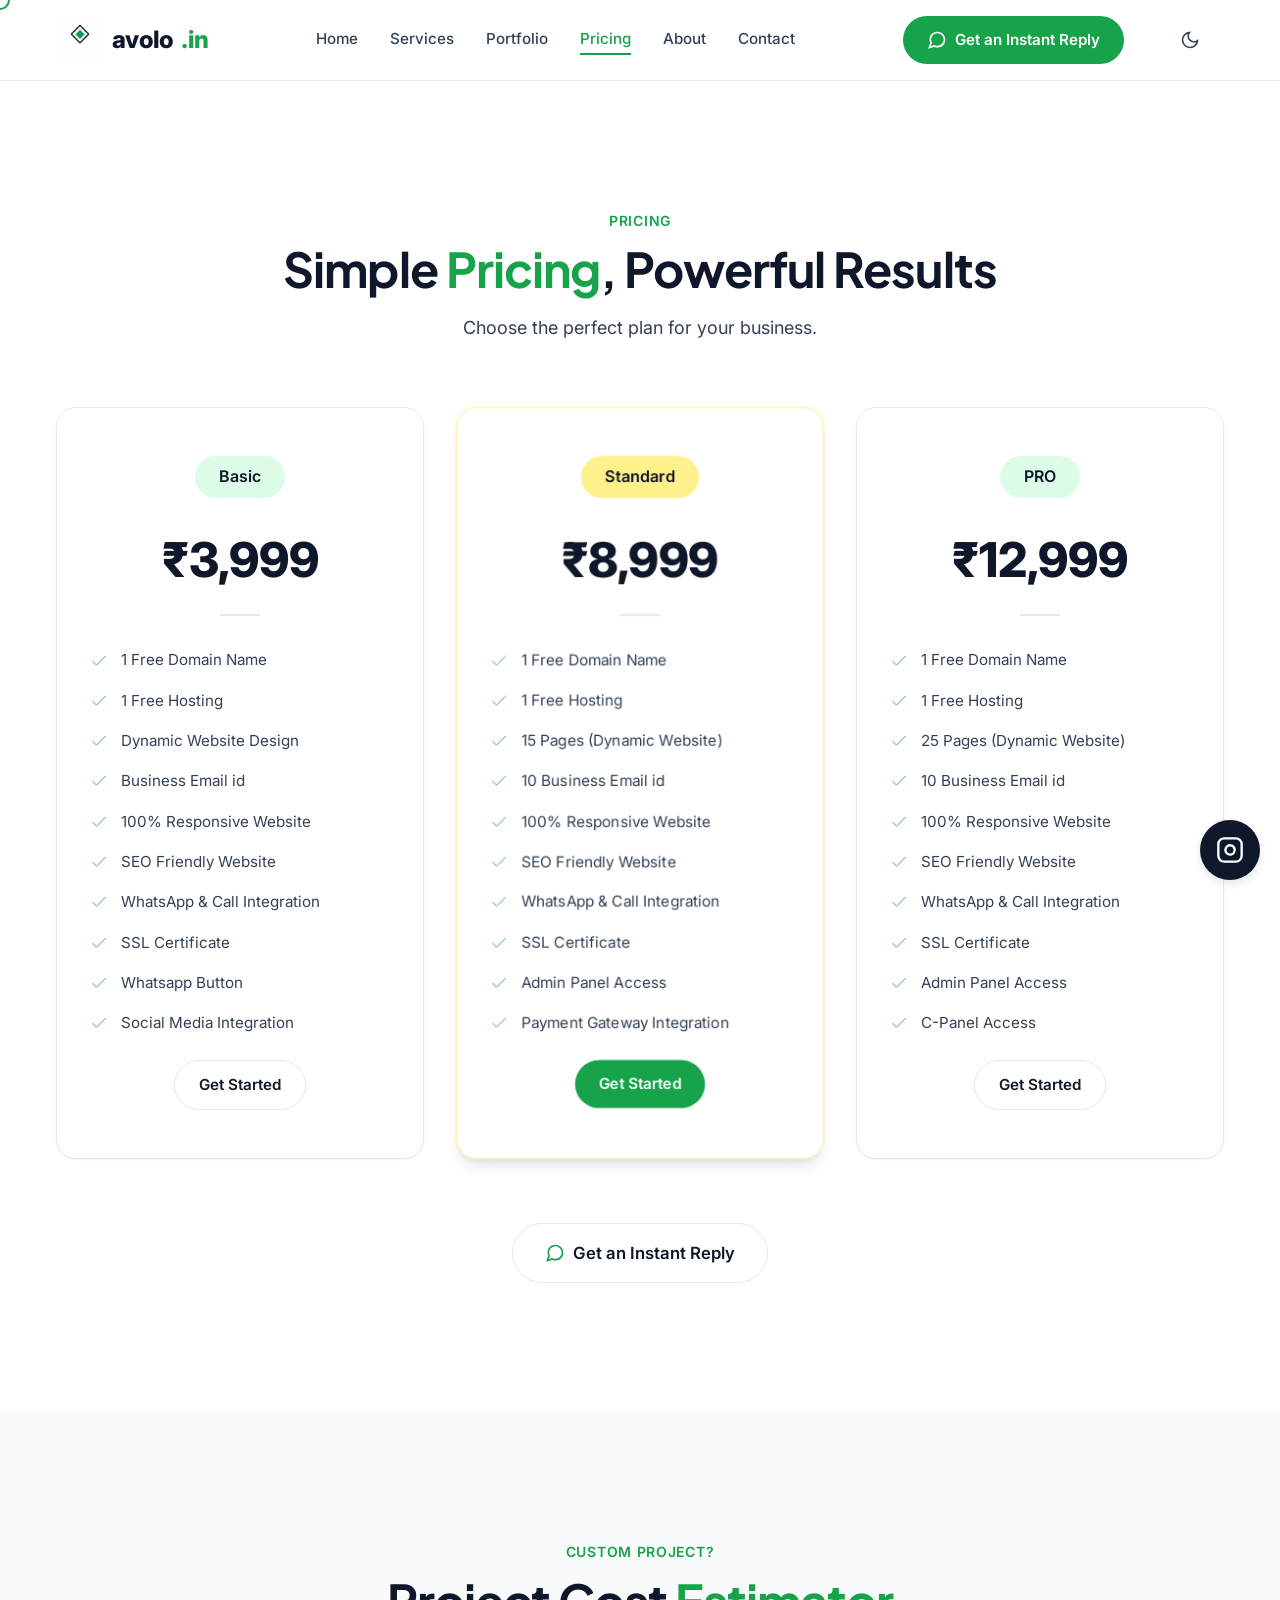
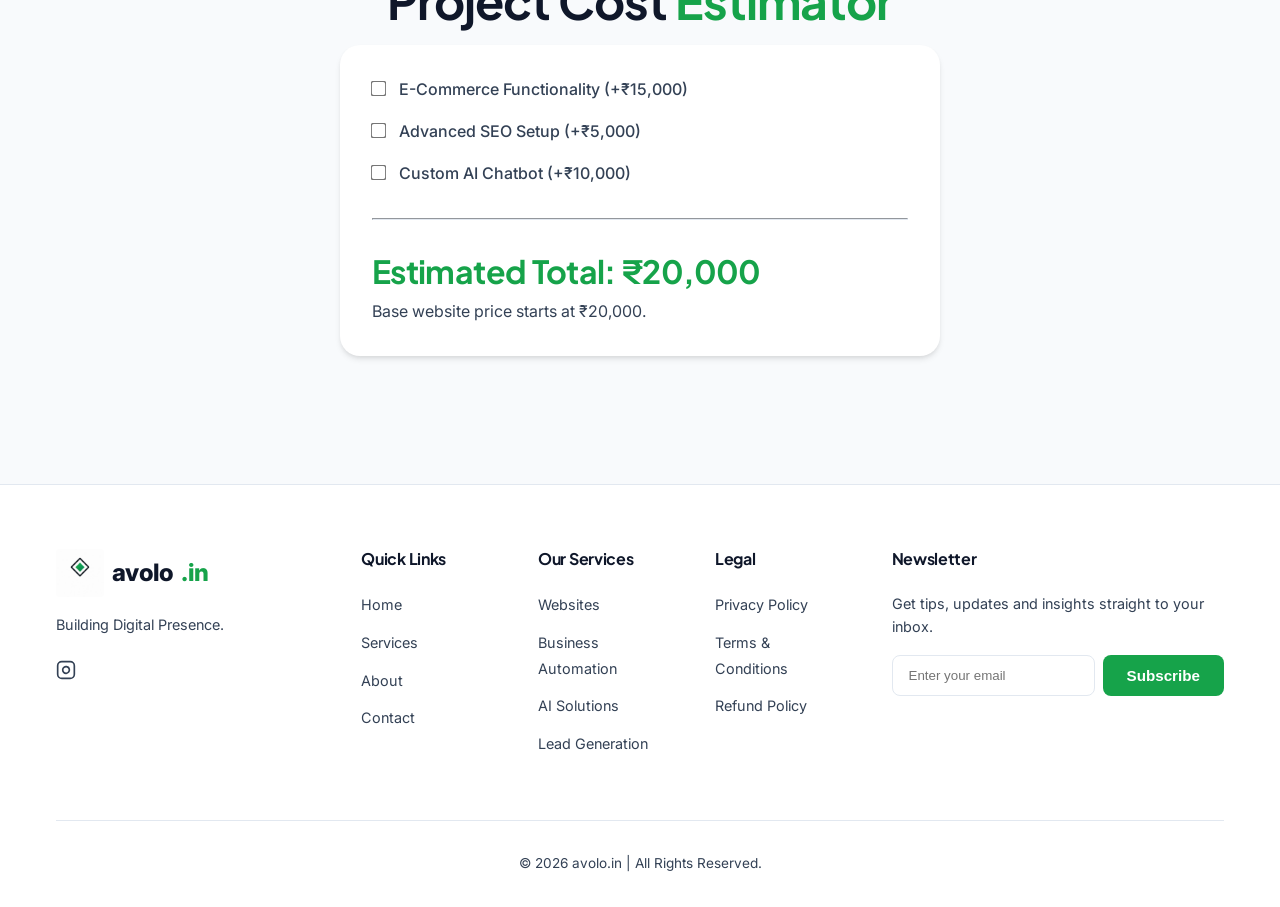
<file: pricing.html>
<!DOCTYPE html>
<html lang="en">
<head>
    <meta charset="UTF-8">
    <meta name="viewport" content="width=device-width, initial-scale=1.0">
    <meta name="theme-color" content="#16A34A">
    <title>Pricing - Avolo Digital Agency</title>
        <meta property="og:title" content="Pricing - Avolo Digital Agency">
    <meta property="og:description" content="Architecting scalable websites, automation, and AI solutions.">
    <meta property="og:image" content="https://avolo.in/og-image.webp">
    <meta property="og:url" content="https://avolo.in">
    <script type="application/ld+json">
    {
      "@context": "https://schema.org",
      "@type": "LocalBusiness",
      "name": "Avolo",
      "image": "https://avolo.in/android-chrome-512x512.png",
      "url": "https://avolo.in",
      "telephone": "+917328060281"
    }
    </script>
    <meta name="description" content="Simple and transparent pricing packages for website design, business automation, and digital growth.">
    
    <!-- Google Fonts: Inter & Plus Jakarta Sans -->
    <link rel="preconnect" href="https://fonts.googleapis.com">
    <link rel="preconnect" href="https://fonts.gstatic.com" crossorigin>
    <link rel="preload" href="https://fonts.googleapis.com/css2?family=Inter:wght@300;400;500;600;700;800&family=Plus+Jakarta+Sans:wght@500;600;700;800&display=swap" as="style">
    <link href="https://fonts.googleapis.com/css2?family=Inter:wght@300;400;500;600;700;800&family=Plus+Jakarta+Sans:wght@500;600;700;800&display=swap" rel="stylesheet">
    
    <!-- Dark Mode Anti-Flash Script -->
    <script>
        if (localStorage.getItem('theme') === 'dark') {
            document.documentElement.setAttribute('data-theme', 'dark');
        }
    </script>
    
    <!-- Custom CSS -->
    <link rel="stylesheet" href="style.css">
    
    <!-- Favicon -->
    <link rel="icon" type="image/png" sizes="512x512" href="/android-chrome-512x512.png">

    <!-- Web Manifest -->
    <link rel="manifest" href="/site.webmanifest">
    
    <!-- Twitter/X Cards -->
    <meta name="twitter:card" content="summary_large_image">
    <meta name="twitter:title" content="Pricing - Avolo Digital Agency">
    <meta name="twitter:description" content="Simple and transparent pricing packages for website design, business automation, and digital growth.">
    <meta name="twitter:image" content="https://avolo.in/og-image.webp">
    <!-- Enterprise SEO -->
    <link rel="canonical" href="https://avolo.in/pricing.html">
    <link rel="sitemap" type="application/xml" title="Sitemap" href="/sitemap.xml">

    <!-- Google tag (gtag.js) -->
    <script async src="https://www.googletagmanager.com/gtag/js?id=G-RTDZY3H0ZM"></script>
    <script>
      window.dataLayer = window.dataLayer || [];
      function gtag(){dataLayer.push(arguments);}
      gtag('js', new Date());

      gtag('config', 'G-RTDZY3H0ZM');
    </script>
</head>
<body>

    <!-- Header -->
    <header class="header" id="header">
        <div class="container header-container">
            <a href="index.html" class="logo">
                <img src="/android-chrome-512x512.png" alt="Avolo Logo" style="width: 48px; height: 48px; border-radius: 4px;">
                avolo<span class="text-green">.in</span>
            </a>
            
            <nav class="nav-links" id="nav-links">
                <a href="index.html" class="nav-link">Home</a>
                <a href="services.html" class="nav-link">Services</a>
                <a href="portfolio.html" class="nav-link">Portfolio</a>
                <a href="pricing.html" class="nav-link" style="color: var(--clr-green);">Pricing</a>
                <a href="about.html" class="nav-link">About</a>
                <a href="contact.html" class="nav-link">Contact</a>
            </nav>
            
            <div class="header-actions">
                <a href="https://wa.me/917328060281?text=Hi%20Avolo%2C%20I'm%20interested%20in%20your%20services.%20Can%20we%20discuss%20my%20project%3F" class="btn btn-primary btn-icon">
                    <svg class="icon" viewBox="0 0 24 24" fill="none" stroke="currentColor" stroke-width="2"><path d="M21 11.5a8.38 8.38 0 0 1-.9 3.8 8.5 8.5 0 0 1-7.6 4.7 8.38 8.38 0 0 1-3.8-.9L3 21l1.9-5.7a8.38 8.38 0 0 1-.9-3.8 8.5 8.5 0 0 1 4.7-7.6 8.38 8.38 0 0 1 3.8-.9h.5a8.48 8.48 0 0 1 8 8v.5z"></path></svg>
                    <span>Get an Instant Reply</span>
                </a>
                <button class="hamburger" id="hamburger" aria-label="Toggle Menu">
                    <span></span>
                    <span></span>
                    <span></span>
                </button>
            </div>
        </div>
    </header>

    <!-- Mobile Menu Overlay -->
    <div class="mobile-menu" id="mobile-menu">
        <nav class="mobile-nav">
            <a href="index.html" class="mobile-link">Home</a>
            <a href="services.html" class="mobile-link">Services</a>
            <a href="portfolio.html" class="mobile-link">Portfolio</a>
            <a href="pricing.html" class="mobile-link">Pricing</a>
            <a href="about.html" class="mobile-link">About</a>
            <a href="contact.html" class="mobile-link">Contact</a>
            <a href="https://wa.me/917328060281?text=Hi%20Avolo%2C%20I'm%20interested%20in%20your%20services.%20Can%20we%20discuss%20my%20project%3F" class="btn btn-primary mt-4">Get an Instant Reply</a>
        </nav>
    </div>

    <main style="padding-top: 80px;">
        
        <!-- Pricing -->
        <section class="pricing section-spacing" id="pricing">
            <div class="container">
                <div class="section-header text-center fade-up">
                    <div class="badge-subtle">PRICING</div>
                    <h1 class="section-heading">Simple <span class="text-green">Pricing</span>, Powerful Results</h1>
                    <p class="section-subtext">Choose the perfect plan for your business.</p>
                </div>

                <div class="pricing-grid">
                    <!-- Basic Plan -->
                    <div class="pricing-card fade-up delay-1">
                        <div class="plan-badge">Basic</div>
                        <div class="plan-price">₹3,999</div>
                        <hr class="plan-divider">
                        <ul class="plan-features">
                            <li><svg viewBox="0 0 24 24" fill="none" stroke="currentColor"><polyline points="20 6 9 17 4 12"></polyline></svg> 1 Free Domain Name</li>
                            <li><svg viewBox="0 0 24 24" fill="none" stroke="currentColor"><polyline points="20 6 9 17 4 12"></polyline></svg> 1 Free Hosting</li>
                            <li><svg viewBox="0 0 24 24" fill="none" stroke="currentColor"><polyline points="20 6 9 17 4 12"></polyline></svg> Dynamic Website Design</li>
                            <li><svg viewBox="0 0 24 24" fill="none" stroke="currentColor"><polyline points="20 6 9 17 4 12"></polyline></svg> Business Email id</li>
                            <li><svg viewBox="0 0 24 24" fill="none" stroke="currentColor"><polyline points="20 6 9 17 4 12"></polyline></svg> 100% Responsive Website</li>
                            <li><svg viewBox="0 0 24 24" fill="none" stroke="currentColor"><polyline points="20 6 9 17 4 12"></polyline></svg> SEO Friendly Website</li>
                            <li><svg viewBox="0 0 24 24" fill="none" stroke="currentColor"><polyline points="20 6 9 17 4 12"></polyline></svg> WhatsApp & Call Integration</li>
                            <li><svg viewBox="0 0 24 24" fill="none" stroke="currentColor"><polyline points="20 6 9 17 4 12"></polyline></svg> SSL Certificate</li>
                            <li><svg viewBox="0 0 24 24" fill="none" stroke="currentColor"><polyline points="20 6 9 17 4 12"></polyline></svg> Whatsapp Button</li>
                            <li><svg viewBox="0 0 24 24" fill="none" stroke="currentColor"><polyline points="20 6 9 17 4 12"></polyline></svg> Social Media Integration</li>
                        </ul>
                        <a href="https://wa.me/917328060281?text=Hi%20Avolo%2C%20I'd%20like%20to%20get%20started%20with%20a%20website%20package.%20Let's%20discuss!" class="btn btn-outline" style="margin-top:1.5rem;display:block;text-align:center;">Get Started</a>
                    </div>

                    <!-- Standard Plan -->
                    <div class="pricing-card popular fade-up delay-2">
                        <div class="plan-badge badge-yellow">Standard</div>
                        <div class="plan-price">₹8,999</div>
                        <hr class="plan-divider">
                        <ul class="plan-features">
                            <li><svg viewBox="0 0 24 24" fill="none" stroke="currentColor"><polyline points="20 6 9 17 4 12"></polyline></svg> 1 Free Domain Name</li>
                            <li><svg viewBox="0 0 24 24" fill="none" stroke="currentColor"><polyline points="20 6 9 17 4 12"></polyline></svg> 1 Free Hosting</li>
                            <li><svg viewBox="0 0 24 24" fill="none" stroke="currentColor"><polyline points="20 6 9 17 4 12"></polyline></svg> 15 Pages (Dynamic Website)</li>
                            <li><svg viewBox="0 0 24 24" fill="none" stroke="currentColor"><polyline points="20 6 9 17 4 12"></polyline></svg> 10 Business Email id</li>
                            <li><svg viewBox="0 0 24 24" fill="none" stroke="currentColor"><polyline points="20 6 9 17 4 12"></polyline></svg> 100% Responsive Website</li>
                            <li><svg viewBox="0 0 24 24" fill="none" stroke="currentColor"><polyline points="20 6 9 17 4 12"></polyline></svg> SEO Friendly Website</li>
                            <li><svg viewBox="0 0 24 24" fill="none" stroke="currentColor"><polyline points="20 6 9 17 4 12"></polyline></svg> WhatsApp & Call Integration</li>
                            <li><svg viewBox="0 0 24 24" fill="none" stroke="currentColor"><polyline points="20 6 9 17 4 12"></polyline></svg> SSL Certificate</li>
                            <li><svg viewBox="0 0 24 24" fill="none" stroke="currentColor"><polyline points="20 6 9 17 4 12"></polyline></svg> Admin Panel Access</li>
                            <li><svg viewBox="0 0 24 24" fill="none" stroke="currentColor"><polyline points="20 6 9 17 4 12"></polyline></svg> Payment Gateway Integration</li>
                        </ul>
                        <a href="https://wa.me/917328060281?text=Hi%20Avolo%2C%20I'd%20like%20to%20get%20started%20with%20a%20website%20package.%20Let's%20discuss!" class="btn btn-primary" style="margin-top:1.5rem;display:block;text-align:center;">Get Started</a>
                    </div>

                    <!-- PRO Plan -->
                    <div class="pricing-card fade-up delay-3">
                        <div class="plan-badge">PRO</div>
                        <div class="plan-price">₹12,999</div>
                        <hr class="plan-divider">
                        <ul class="plan-features">
                            <li><svg viewBox="0 0 24 24" fill="none" stroke="currentColor"><polyline points="20 6 9 17 4 12"></polyline></svg> 1 Free Domain Name</li>
                            <li><svg viewBox="0 0 24 24" fill="none" stroke="currentColor"><polyline points="20 6 9 17 4 12"></polyline></svg> 1 Free Hosting</li>
                            <li><svg viewBox="0 0 24 24" fill="none" stroke="currentColor"><polyline points="20 6 9 17 4 12"></polyline></svg> 25 Pages (Dynamic Website)</li>
                            <li><svg viewBox="0 0 24 24" fill="none" stroke="currentColor"><polyline points="20 6 9 17 4 12"></polyline></svg> 10 Business Email id</li>
                            <li><svg viewBox="0 0 24 24" fill="none" stroke="currentColor"><polyline points="20 6 9 17 4 12"></polyline></svg> 100% Responsive Website</li>
                            <li><svg viewBox="0 0 24 24" fill="none" stroke="currentColor"><polyline points="20 6 9 17 4 12"></polyline></svg> SEO Friendly Website</li>
                            <li><svg viewBox="0 0 24 24" fill="none" stroke="currentColor"><polyline points="20 6 9 17 4 12"></polyline></svg> WhatsApp & Call Integration</li>
                            <li><svg viewBox="0 0 24 24" fill="none" stroke="currentColor"><polyline points="20 6 9 17 4 12"></polyline></svg> SSL Certificate</li>
                            <li><svg viewBox="0 0 24 24" fill="none" stroke="currentColor"><polyline points="20 6 9 17 4 12"></polyline></svg> Admin Panel Access</li>
                            <li><svg viewBox="0 0 24 24" fill="none" stroke="currentColor"><polyline points="20 6 9 17 4 12"></polyline></svg> C-Panel Access</li>
                        </ul>
                        <a href="https://wa.me/917328060281?text=Hi%20Avolo%2C%20I'd%20like%20to%20get%20started%20with%20a%20website%20package.%20Let's%20discuss!" class="btn btn-outline" style="margin-top:1.5rem;display:block;text-align:center;">Get Started</a>
                    </div>
                </div>

                <div class="text-center mt-lg fade-up delay-4">
                    <a href="https://wa.me/917328060281?text=Hi%20Avolo%2C%20I'm%20interested%20in%20your%20services.%20Can%20we%20discuss%20my%20project%3F" class="btn btn-outline btn-lg btn-icon mx-auto">
                        <svg class="icon text-green" viewBox="0 0 24 24" fill="none" stroke="currentColor" stroke-width="2"><path d="M21 11.5a8.38 8.38 0 0 1-.9 3.8 8.5 8.5 0 0 1-7.6 4.7 8.38 8.38 0 0 1-3.8-.9L3 21l1.9-5.7a8.38 8.38 0 0 1-.9-3.8 8.5 8.5 0 0 1 4.7-7.6 8.38 8.38 0 0 1 3.8-.9h.5a8.48 8.48 0 0 1 8 8v.5z"></path></svg>
                        <span>Get an Instant Reply</span>
                    </a>
                </div>
            </div>
        </section>

        <!-- Estimator -->
        <section class="estimator bg-light section-spacing">
            <div class="container text-center">
                <div class="badge-subtle mx-auto">CUSTOM PROJECT?</div>
                <h2 class="section-heading">Project Cost <span class="text-green">Estimator</span></h2>
                <div class="estimator-box mt-lg fade-up" style="max-width: 600px; margin: 0 auto; text-align: left; background: var(--clr-white); padding: 2rem; border-radius: var(--radius-lg); box-shadow: var(--shadow-md);">
                    <label style="display:block; margin-bottom: 1rem; cursor: pointer; font-weight: 500;">
                        <input type="checkbox" id="est-ecom" value="15000" style="margin-right: 10px; transform: scale(1.2); accent-color: var(--clr-green);"> 
                        E-Commerce Functionality (+₹15,000)
                    </label>
                    <label style="display:block; margin-bottom: 1rem; cursor: pointer; font-weight: 500;">
                        <input type="checkbox" id="est-seo" value="5000" style="margin-right: 10px; transform: scale(1.2); accent-color: var(--clr-green);"> 
                        Advanced SEO Setup (+₹5,000)
                    </label>
                    <label style="display:block; margin-bottom: 1rem; cursor: pointer; font-weight: 500;">
                        <input type="checkbox" id="est-ai" value="10000" style="margin-right: 10px; transform: scale(1.2); accent-color: var(--clr-green);"> 
                        Custom AI Chatbot (+₹10,000)
                    </label>
                    <hr style="border-color: var(--clr-border); margin: 2rem 0;">
                    <h3 class="text-green" style="font-size: 2rem; margin-bottom: 0.5rem;">Estimated Total: ₹<span id="est-total">20,000</span></h3>
                    <p class="text-sm opacity-70">Base website price starts at ₹20,000.</p>
                </div>
            </div>
        </section>

    </main>

    <!-- Footer -->
    <footer class="footer">
        <div class="container">
            <div class="footer-grid">
                <div class="footer-brand">
                    <a href="index.html" class="logo">
                        <img src="/android-chrome-512x512.png" alt="Avolo Logo" style="width: 48px; height: 48px; border-radius: 4px;">
                        avolo<span class="text-green">.in</span>
                    </a>
                    <p class="footer-tagline">Building Digital Presence.</p>
                    <div class="social-links">
                        <a href="https://instagram.com/avolo.in" target="_blank" rel="noopener noreferrer" aria-label="Instagram"><svg viewBox="0 0 24 24" fill="none" stroke="currentColor" stroke-width="2"><rect x="2" y="2" width="20" height="20" rx="5" ry="5"></rect><path d="M16 11.37A4 4 0 1 1 12.63 8 4 4 0 0 1 16 11.37z"></path><line x1="17.5" y1="6.5" x2="17.51" y2="6.5"></line></svg></a>
                        </div>
                </div>

                <div class="footer-links">
                    <h5 class="footer-title">Quick Links</h5>
                    <ul>
                        <li><a href="index.html">Home</a></li>
                        <li><a href="services.html">Services</a></li>
                        <li><a href="about.html">About</a></li>
                        <li><a href="contact.html">Contact</a></li>
                    </ul>
                </div>

                <div class="footer-links">
                    <h5 class="footer-title">Our Services</h5>
                    <ul>
                        <li><a href="services.html">Websites</a></li>
                        <li><a href="services.html">Business Automation</a></li>
                        <li><a href="services.html">AI Solutions</a></li>
                        <li><a href="services.html">Lead Generation</a></li>
                    </ul>
                </div>

                <div class="footer-links">
                    <h5 class="footer-title">Legal</h5>
                    <ul>
                        <li><a href="privacy.html">Privacy Policy</a></li>
                        <li><a href="terms.html">Terms & Conditions</a></li>
                        <li><a href="refund.html">Refund Policy</a></li>
                    </ul>
                </div>

                <div class="footer-newsletter">
                    <h5 class="footer-title">Newsletter</h5>
                    <p>Get tips, updates and insights straight to your inbox.</p>
                    <form action="https://formsubmit.co/avoloin111@gmail.com" method="POST" class="newsletter-form">
                        <input type="hidden" name="_subject" value="New Newsletter Subscription!">
                        <input type="hidden" name="_captcha" value="false">
                        <input type="hidden" name="_next" value="https://avolo.in/index.html?success=true">
                        <input type="email" name="email" placeholder="Enter your email" required>
                        <button type="submit" class="btn btn-primary">Subscribe</button>
                    </form>
                </div>
            </div>
            
            <div class="footer-bottom">
                <p>&copy; <script>document.write(new Date().getFullYear())</script> avolo.in | All Rights Reserved.</p>
            </div>
        </div>
    </footer>

    <!-- Floating Instagram -->
    <a href="https://instagram.com/avolo.in" target="_blank" rel="noopener noreferrer" class="floating-ig" aria-label="Instagram">
        <svg viewBox="0 0 24 24" fill="none" stroke="currentColor" stroke-width="2"><rect x="2" y="2" width="20" height="20" rx="5" ry="5"></rect><path d="M16 11.37A4 4 0 1 1 12.63 8 4 4 0 0 1 16 11.37z"></path><line x1="17.5" y1="6.5" x2="17.51" y2="6.5"></line></svg>
    </a>

    <script src="script.js" defer></script>
</body>
</html>
</file>
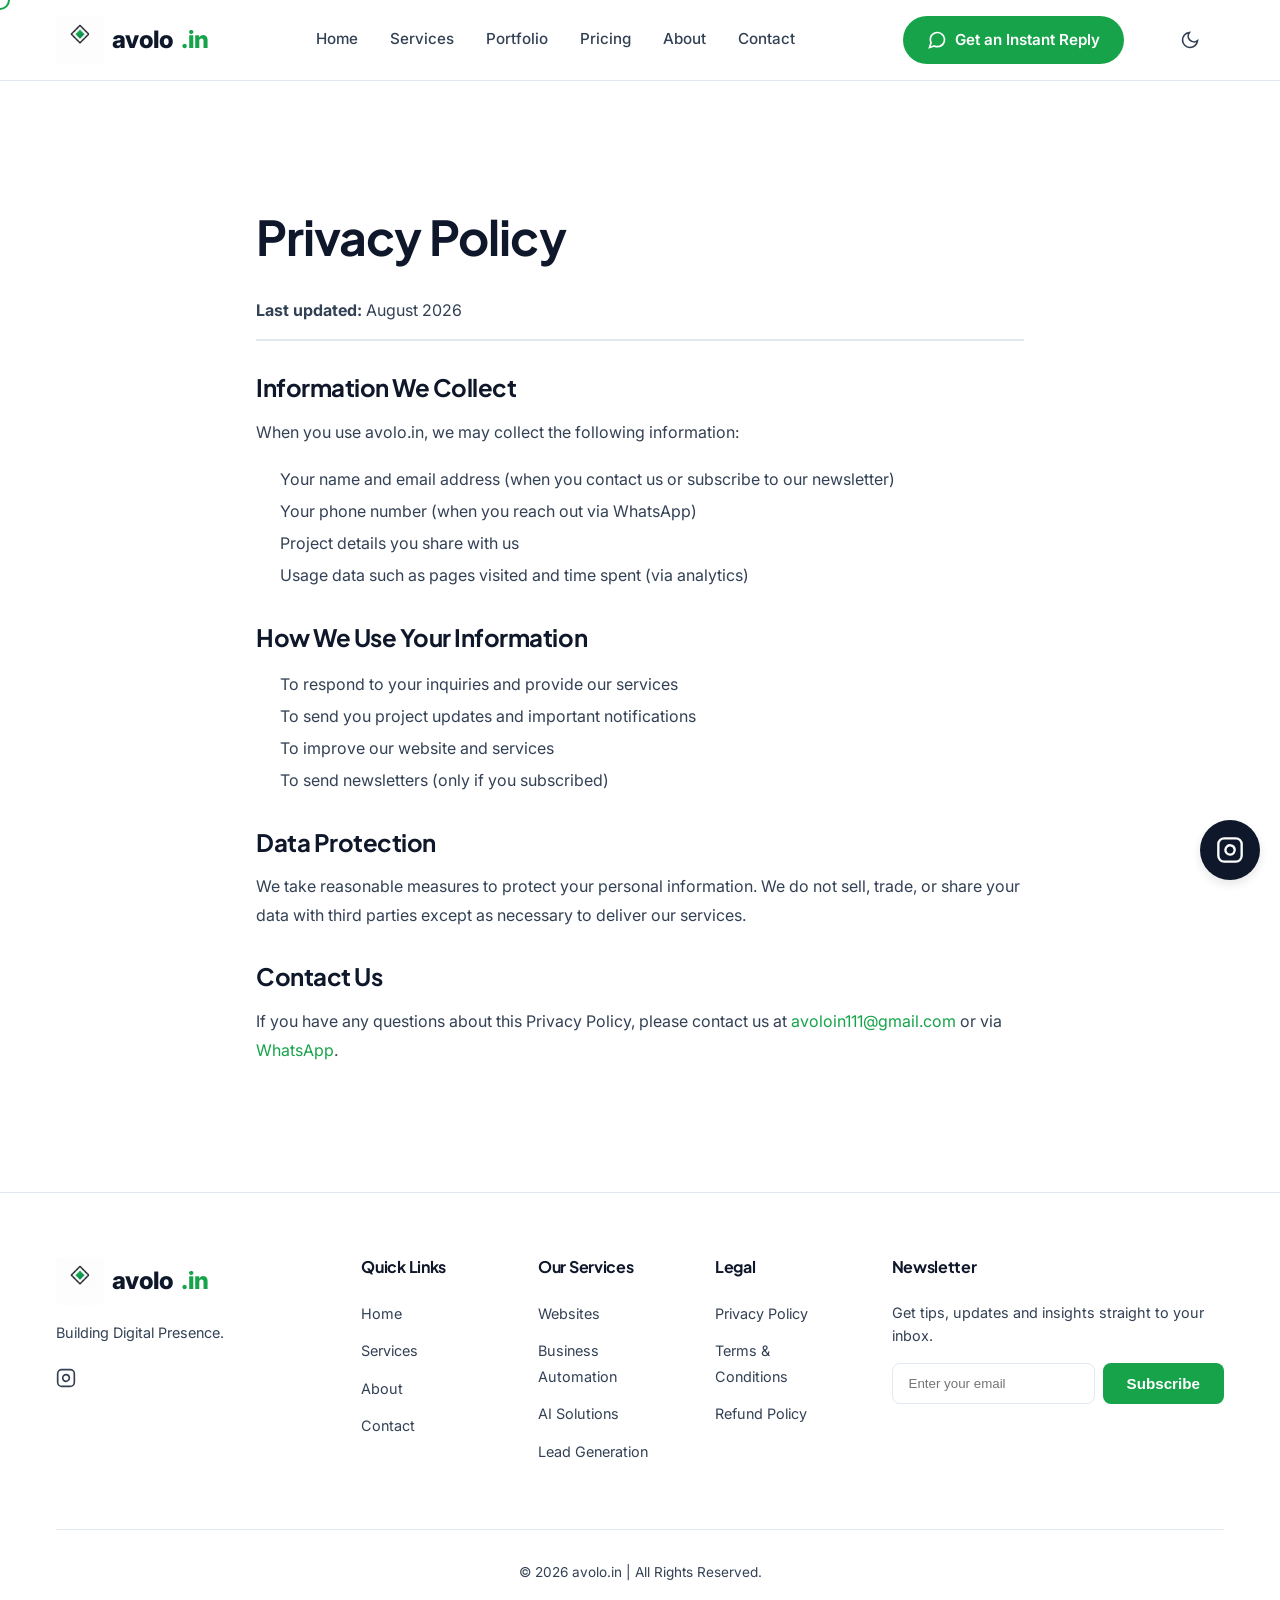
<file: privacy.html>
<!DOCTYPE html>
<html lang="en">
<head>
    <meta charset="UTF-8">
    <meta name="viewport" content="width=device-width, initial-scale=1.0">
    <meta name="theme-color" content="#16A34A">
    <title>Privacy Policy - Avolo Digital Agency</title>
    <meta name="description" content="Read the Avolo Privacy Policy to understand how we collect and protect your data.">
    <meta property="og:title" content="Privacy Policy - Avolo">
    <meta property="og:description" content="Architecting scalable websites, automation, and AI solutions.">
    <meta property="og:image" content="https://avolo.in/og-image.webp">
    <meta property="og:url" content="https://avolo.in">
    <script type="application/ld+json">
    {
      "@context": "https://schema.org",
      "@type": "LocalBusiness",
      "name": "Avolo",
      "image": "https://avolo.in/android-chrome-512x512.png",
      "url": "https://avolo.in",
      "telephone": "+917328060281"
    }
    </script>
    
    <!-- Google Fonts: Inter & Plus Jakarta Sans -->
    <link rel="preconnect" href="https://fonts.googleapis.com">
    <link rel="preconnect" href="https://fonts.gstatic.com" crossorigin>
    <link rel="preload" href="https://fonts.googleapis.com/css2?family=Inter:wght@300;400;500;600;700;800&family=Plus+Jakarta+Sans:wght@500;600;700;800&display=swap" as="style">
    <link href="https://fonts.googleapis.com/css2?family=Inter:wght@300;400;500;600;700;800&family=Plus+Jakarta+Sans:wght@500;600;700;800&display=swap" rel="stylesheet">
    
    <!-- Dark Mode Anti-Flash Script -->
    <script>
        if (localStorage.getItem('theme') === 'dark') {
            document.documentElement.setAttribute('data-theme', 'dark');
        }
    </script>
    
    <!-- Custom CSS -->
    <link rel="stylesheet" href="style.css">
    
    <!-- Favicon -->
    <link rel="icon" type="image/png" sizes="512x512" href="/android-chrome-512x512.png">

    <!-- Web Manifest -->
    <link rel="manifest" href="/site.webmanifest">
    
    <!-- Twitter/X Cards -->
    <meta name="twitter:card" content="summary_large_image">
    <meta name="twitter:title" content="Privacy Policy - Avolo Digital Agency">
    <meta name="twitter:description" content="Read the Avolo Privacy Policy to understand how we collect and protect your data.">
    <meta name="twitter:image" content="https://avolo.in/og-image.webp">
    <!-- Enterprise SEO -->
    <link rel="canonical" href="https://avolo.in/privacy.html">
    <link rel="sitemap" type="application/xml" title="Sitemap" href="/sitemap.xml">

    <!-- Google tag (gtag.js) -->
    <script async src="https://www.googletagmanager.com/gtag/js?id=G-RTDZY3H0ZM"></script>
    <script>
      window.dataLayer = window.dataLayer || [];
      function gtag(){dataLayer.push(arguments);}
      gtag('js', new Date());

      gtag('config', 'G-RTDZY3H0ZM');
    </script>
</head>
<body>

    <!-- Header -->
    <header class="header" id="header">
        <div class="container header-container">
            <a href="index.html" class="logo">
                <img src="/android-chrome-512x512.png" alt="Avolo Logo" style="width: 48px; height: 48px; border-radius: 4px;">
                avolo<span class="text-green">.in</span>
            </a>
            
            <nav class="nav-links" id="nav-links">
                <a href="index.html" class="nav-link">Home</a>
                <a href="services.html" class="nav-link">Services</a>
                <a href="portfolio.html" class="nav-link">Portfolio</a>
                <a href="pricing.html" class="nav-link">Pricing</a>
                <a href="about.html" class="nav-link">About</a>
                <a href="contact.html" class="nav-link">Contact</a>
            </nav>
            
            <div class="header-actions">
                <a href="https://wa.me/917328060281?text=Hi%20Avolo%2C%20I'm%20interested%20in%20your%20services.%20Can%20we%20discuss%20my%20project%3F" class="btn btn-primary btn-icon">
                    <svg class="icon" viewBox="0 0 24 24" fill="none" stroke="currentColor" stroke-width="2"><path d="M21 11.5a8.38 8.38 0 0 1-.9 3.8 8.5 8.5 0 0 1-7.6 4.7 8.38 8.38 0 0 1-3.8-.9L3 21l1.9-5.7a8.38 8.38 0 0 1-.9-3.8 8.5 8.5 0 0 1 4.7-7.6 8.38 8.38 0 0 1 3.8-.9h.5a8.48 8.48 0 0 1 8 8v.5z"></path></svg>
                    <span>Get an Instant Reply</span>
                </a>
                <button class="hamburger" id="hamburger" aria-label="Toggle Menu">
                    <span></span>
                    <span></span>
                    <span></span>
                </button>
            </div>
        </div>
    </header>

    <!-- Mobile Menu Overlay -->
    <div class="mobile-menu" id="mobile-menu">
        <nav class="mobile-nav">
            <a href="index.html" class="mobile-link">Home</a>
            <a href="services.html" class="mobile-link">Services</a>
            <a href="portfolio.html" class="mobile-link">Portfolio</a>
            <a href="pricing.html" class="mobile-link">Pricing</a>
            <a href="about.html" class="mobile-link">About</a>
            <a href="contact.html" class="mobile-link">Contact</a>
            <a href="https://wa.me/917328060281?text=Hi%20Avolo%2C%20I'm%20interested%20in%20your%20services.%20Can%20we%20discuss%20my%20project%3F" class="btn btn-primary mt-4">Get an Instant Reply</a>
        </nav>
    </div>

    <main style="padding-top: 80px;">
        <section class="section-spacing">
            <div class="container" style="max-width: 800px;">
                <div class="fade-up">
                    <h1 class="section-heading" style="margin-bottom: 2rem;">Privacy Policy</h1>
                    <p style="color: var(--clr-navy-light); margin-bottom: 1rem;"><strong>Last updated:</strong> August 2026</p>
                    <hr style="border: 1px solid var(--clr-border); margin-bottom: 2rem;">
                    
<h2 style="margin: 2rem 0 1rem; color: var(--clr-navy);">Information We Collect</h2>
<p style="color: var(--clr-navy-light); line-height: 1.8; margin-bottom: 1rem;">When you use avolo.in, we may collect the following information:</p>
<ul style="color: var(--clr-navy-light); line-height: 2; margin-left: 1.5rem; margin-bottom: 1.5rem;">
    <li>Your name and email address (when you contact us or subscribe to our newsletter)</li>
    <li>Your phone number (when you reach out via WhatsApp)</li>
    <li>Project details you share with us</li>
    <li>Usage data such as pages visited and time spent (via analytics)</li>
</ul>

<h2 style="margin: 2rem 0 1rem; color: var(--clr-navy);">How We Use Your Information</h2>
<ul style="color: var(--clr-navy-light); line-height: 2; margin-left: 1.5rem; margin-bottom: 1.5rem;">
    <li>To respond to your inquiries and provide our services</li>
    <li>To send you project updates and important notifications</li>
    <li>To improve our website and services</li>
    <li>To send newsletters (only if you subscribed)</li>
</ul>

<h2 style="margin: 2rem 0 1rem; color: var(--clr-navy);">Data Protection</h2>
<p style="color: var(--clr-navy-light); line-height: 1.8; margin-bottom: 1rem;">We take reasonable measures to protect your personal information. We do not sell, trade, or share your data with third parties except as necessary to deliver our services.</p>

<h2 style="margin: 2rem 0 1rem; color: var(--clr-navy);">Contact Us</h2>
<p style="color: var(--clr-navy-light); line-height: 1.8;">If you have any questions about this Privacy Policy, please contact us at <a href="mailto:avoloin111@gmail.com" style="color: var(--clr-green);">avoloin111@gmail.com</a> or via <a href="https://wa.me/917328060281?text=Hi%20Avolo%2C%20I'm%20interested%20in%20your%20services.%20Can%20we%20discuss%20my%20project%3F" style="color: var(--clr-green);">WhatsApp</a>.</p>

                </div>
            </div>
        </section>
    </main>

    <!-- Footer -->
    <footer class="footer">
        <div class="container">
            <div class="footer-grid">
                <div class="footer-brand">
                    <a href="index.html" class="logo">
                        <img src="/android-chrome-512x512.png" alt="Avolo Logo" style="width: 48px; height: 48px; border-radius: 4px;">
                        avolo<span class="text-green">.in</span>
                    </a>
                    <p class="footer-tagline">Building Digital Presence.</p>
                    <div class="social-links">
                        <a href="https://instagram.com/avolo.in" target="_blank" rel="noopener noreferrer" aria-label="Instagram"><svg viewBox="0 0 24 24" fill="none" stroke="currentColor" stroke-width="2"><rect x="2" y="2" width="20" height="20" rx="5" ry="5"></rect><path d="M16 11.37A4 4 0 1 1 12.63 8 4 4 0 0 1 16 11.37z"></path><line x1="17.5" y1="6.5" x2="17.51" y2="6.5"></line></svg></a>
                        </div>
                </div>

                <div class="footer-links">
                    <h5 class="footer-title">Quick Links</h5>
                    <ul>
                        <li><a href="index.html">Home</a></li>
                        <li><a href="services.html">Services</a></li>
                        <li><a href="about.html">About</a></li>
                        <li><a href="contact.html">Contact</a></li>
                    </ul>
                </div>

                <div class="footer-links">
                    <h5 class="footer-title">Our Services</h5>
                    <ul>
                        <li><a href="services.html">Websites</a></li>
                        <li><a href="services.html">Business Automation</a></li>
                        <li><a href="services.html">AI Solutions</a></li>
                        <li><a href="services.html">Lead Generation</a></li>
                    </ul>
                </div>

                <div class="footer-links">
                    <h5 class="footer-title">Legal</h5>
                    <ul>
                        <li><a href="privacy.html">Privacy Policy</a></li>
                        <li><a href="terms.html">Terms & Conditions</a></li>
                        <li><a href="refund.html">Refund Policy</a></li>
                    </ul>
                </div>

                <div class="footer-newsletter">
                    <h5 class="footer-title">Newsletter</h5>
                    <p>Get tips, updates and insights straight to your inbox.</p>
                    <form action="https://formsubmit.co/avoloin111@gmail.com" method="POST" class="newsletter-form">
                        <input type="hidden" name="_subject" value="New Newsletter Subscription!">
                        <input type="hidden" name="_captcha" value="false">
                        <input type="hidden" name="_next" value="https://avolo.in/index.html?success=true">
                        <input type="email" name="email" placeholder="Enter your email" required>
                        <button type="submit" class="btn btn-primary">Subscribe</button>
                    </form>
                </div>
            </div>
            
            <div class="footer-bottom">
                <p>&copy; <script>document.write(new Date().getFullYear())</script> avolo.in | All Rights Reserved.</p>
            </div>
        </div>
    </footer>

    <!-- Floating Instagram -->
    <a href="https://instagram.com/avolo.in" target="_blank" rel="noopener noreferrer" class="floating-ig" aria-label="Instagram">
        <svg viewBox="0 0 24 24" fill="none" stroke="currentColor" stroke-width="2"><rect x="2" y="2" width="20" height="20" rx="5" ry="5"></rect><path d="M16 11.37A4 4 0 1 1 12.63 8 4 4 0 0 1 16 11.37z"></path><line x1="17.5" y1="6.5" x2="17.51" y2="6.5"></line></svg>
    </a>

    <script src="script.js" defer></script>
</body>
</html>
</file>
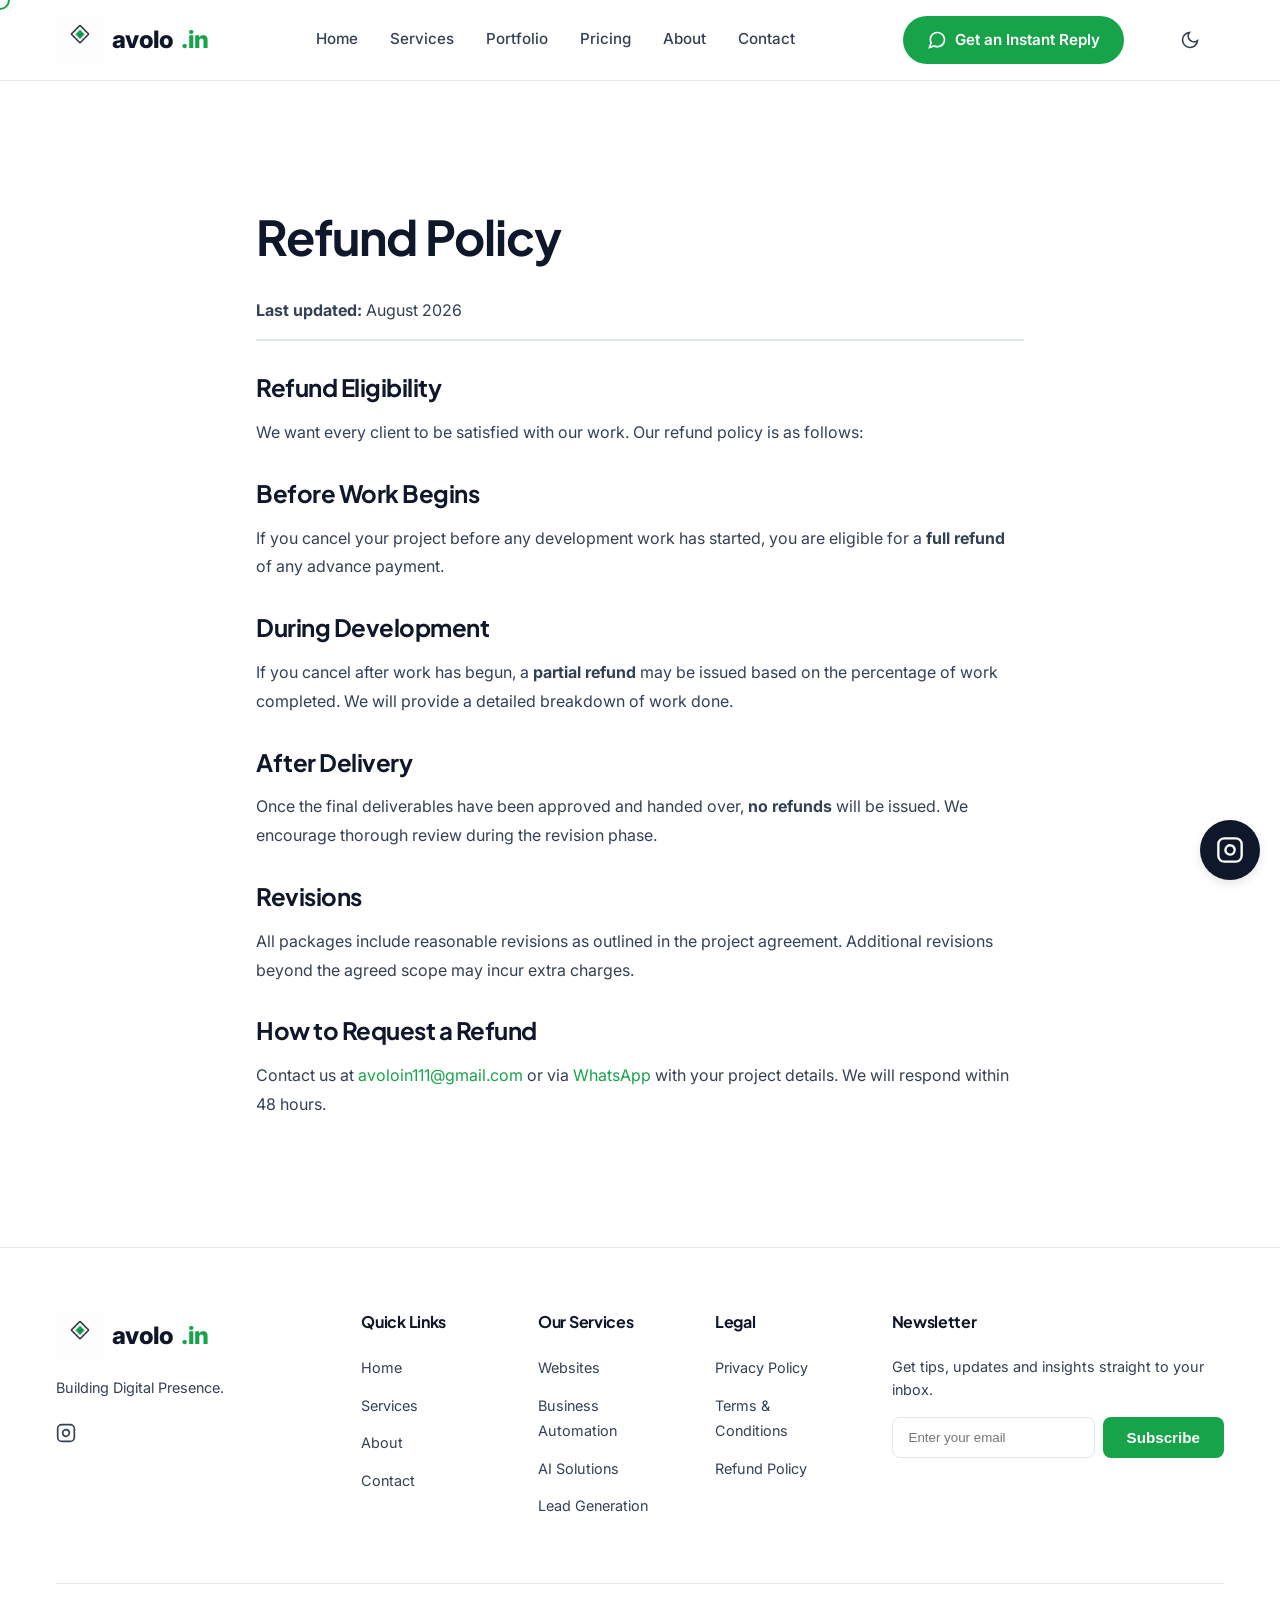
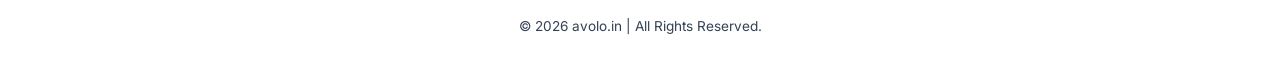
<file: refund.html>
<!DOCTYPE html>
<html lang="en">
<head>
    <meta charset="UTF-8">
    <meta name="viewport" content="width=device-width, initial-scale=1.0">
    <meta name="theme-color" content="#16A34A">
    <title>Refund Policy - Avolo Digital Agency</title>
    <meta name="description" content="Read the Avolo Refund Policy covering cancellations and refund eligibility.">
    <meta property="og:title" content="Refund Policy - Avolo">
    <meta property="og:description" content="Architecting scalable websites, automation, and AI solutions.">
    <meta property="og:image" content="https://avolo.in/og-image.webp">
    <meta property="og:url" content="https://avolo.in">
    <script type="application/ld+json">
    {
      "@context": "https://schema.org",
      "@type": "LocalBusiness",
      "name": "Avolo",
      "image": "https://avolo.in/android-chrome-512x512.png",
      "url": "https://avolo.in",
      "telephone": "+917328060281"
    }
    </script>
    
    <!-- Google Fonts: Inter & Plus Jakarta Sans -->
    <link rel="preconnect" href="https://fonts.googleapis.com">
    <link rel="preconnect" href="https://fonts.gstatic.com" crossorigin>
    <link rel="preload" href="https://fonts.googleapis.com/css2?family=Inter:wght@300;400;500;600;700;800&family=Plus+Jakarta+Sans:wght@500;600;700;800&display=swap" as="style">
    <link href="https://fonts.googleapis.com/css2?family=Inter:wght@300;400;500;600;700;800&family=Plus+Jakarta+Sans:wght@500;600;700;800&display=swap" rel="stylesheet">
    
    <!-- Dark Mode Anti-Flash Script -->
    <script>
        if (localStorage.getItem('theme') === 'dark') {
            document.documentElement.setAttribute('data-theme', 'dark');
        }
    </script>
    
    <!-- Custom CSS -->
    <link rel="stylesheet" href="style.css">
    
    <!-- Favicon -->
    <link rel="icon" type="image/png" sizes="512x512" href="/android-chrome-512x512.png">

    <!-- Web Manifest -->
    <link rel="manifest" href="/site.webmanifest">
    
    <!-- Twitter/X Cards -->
    <meta name="twitter:card" content="summary_large_image">
    <meta name="twitter:title" content="Refund Policy - Avolo Digital Agency">
    <meta name="twitter:description" content="Read the Avolo Refund Policy covering cancellations and refund eligibility.">
    <meta name="twitter:image" content="https://avolo.in/og-image.webp">
    <!-- Enterprise SEO -->
    <link rel="canonical" href="https://avolo.in/refund.html">
    <link rel="sitemap" type="application/xml" title="Sitemap" href="/sitemap.xml">

    <!-- Google tag (gtag.js) -->
    <script async src="https://www.googletagmanager.com/gtag/js?id=G-RTDZY3H0ZM"></script>
    <script>
      window.dataLayer = window.dataLayer || [];
      function gtag(){dataLayer.push(arguments);}
      gtag('js', new Date());

      gtag('config', 'G-RTDZY3H0ZM');
    </script>
</head>
<body>

    <!-- Header -->
    <header class="header" id="header">
        <div class="container header-container">
            <a href="index.html" class="logo">
                <img src="/android-chrome-512x512.png" alt="Avolo Logo" style="width: 48px; height: 48px; border-radius: 4px;">
                avolo<span class="text-green">.in</span>
            </a>
            
            <nav class="nav-links" id="nav-links">
                <a href="index.html" class="nav-link">Home</a>
                <a href="services.html" class="nav-link">Services</a>
                <a href="portfolio.html" class="nav-link">Portfolio</a>
                <a href="pricing.html" class="nav-link">Pricing</a>
                <a href="about.html" class="nav-link">About</a>
                <a href="contact.html" class="nav-link">Contact</a>
            </nav>
            
            <div class="header-actions">
                <a href="https://wa.me/917328060281?text=Hi%20Avolo%2C%20I'm%20interested%20in%20your%20services.%20Can%20we%20discuss%20my%20project%3F" class="btn btn-primary btn-icon">
                    <svg class="icon" viewBox="0 0 24 24" fill="none" stroke="currentColor" stroke-width="2"><path d="M21 11.5a8.38 8.38 0 0 1-.9 3.8 8.5 8.5 0 0 1-7.6 4.7 8.38 8.38 0 0 1-3.8-.9L3 21l1.9-5.7a8.38 8.38 0 0 1-.9-3.8 8.5 8.5 0 0 1 4.7-7.6 8.38 8.38 0 0 1 3.8-.9h.5a8.48 8.48 0 0 1 8 8v.5z"></path></svg>
                    <span>Get an Instant Reply</span>
                </a>
                <button class="hamburger" id="hamburger" aria-label="Toggle Menu">
                    <span></span>
                    <span></span>
                    <span></span>
                </button>
            </div>
        </div>
    </header>

    <!-- Mobile Menu Overlay -->
    <div class="mobile-menu" id="mobile-menu">
        <nav class="mobile-nav">
            <a href="index.html" class="mobile-link">Home</a>
            <a href="services.html" class="mobile-link">Services</a>
            <a href="portfolio.html" class="mobile-link">Portfolio</a>
            <a href="pricing.html" class="mobile-link">Pricing</a>
            <a href="about.html" class="mobile-link">About</a>
            <a href="contact.html" class="mobile-link">Contact</a>
            <a href="https://wa.me/917328060281?text=Hi%20Avolo%2C%20I'm%20interested%20in%20your%20services.%20Can%20we%20discuss%20my%20project%3F" class="btn btn-primary mt-4">Get an Instant Reply</a>
        </nav>
    </div>

    <main style="padding-top: 80px;">
        <section class="section-spacing">
            <div class="container" style="max-width: 800px;">
                <div class="fade-up">
                    <h1 class="section-heading" style="margin-bottom: 2rem;">Refund Policy</h1>
                    <p style="color: var(--clr-navy-light); margin-bottom: 1rem;"><strong>Last updated:</strong> August 2026</p>
                    <hr style="border: 1px solid var(--clr-border); margin-bottom: 2rem;">
                    
<h2 style="margin: 2rem 0 1rem; color: var(--clr-navy);">Refund Eligibility</h2>
<p style="color: var(--clr-navy-light); line-height: 1.8; margin-bottom: 1rem;">We want every client to be satisfied with our work. Our refund policy is as follows:</p>

<h2 style="margin: 2rem 0 1rem; color: var(--clr-navy);">Before Work Begins</h2>
<p style="color: var(--clr-navy-light); line-height: 1.8; margin-bottom: 1rem;">If you cancel your project before any development work has started, you are eligible for a <strong>full refund</strong> of any advance payment.</p>

<h2 style="margin: 2rem 0 1rem; color: var(--clr-navy);">During Development</h2>
<p style="color: var(--clr-navy-light); line-height: 1.8; margin-bottom: 1rem;">If you cancel after work has begun, a <strong>partial refund</strong> may be issued based on the percentage of work completed. We will provide a detailed breakdown of work done.</p>

<h2 style="margin: 2rem 0 1rem; color: var(--clr-navy);">After Delivery</h2>
<p style="color: var(--clr-navy-light); line-height: 1.8; margin-bottom: 1rem;">Once the final deliverables have been approved and handed over, <strong>no refunds</strong> will be issued. We encourage thorough review during the revision phase.</p>

<h2 style="margin: 2rem 0 1rem; color: var(--clr-navy);">Revisions</h2>
<p style="color: var(--clr-navy-light); line-height: 1.8; margin-bottom: 1rem;">All packages include reasonable revisions as outlined in the project agreement. Additional revisions beyond the agreed scope may incur extra charges.</p>

<h2 style="margin: 2rem 0 1rem; color: var(--clr-navy);">How to Request a Refund</h2>
<p style="color: var(--clr-navy-light); line-height: 1.8;">Contact us at <a href="mailto:avoloin111@gmail.com" style="color: var(--clr-green);">avoloin111@gmail.com</a> or via <a href="https://wa.me/917328060281?text=Hi%20Avolo%2C%20I'm%20interested%20in%20your%20services.%20Can%20we%20discuss%20my%20project%3F" style="color: var(--clr-green);">WhatsApp</a> with your project details. We will respond within 48 hours.</p>

                </div>
            </div>
        </section>
    </main>

    <!-- Footer -->
    <footer class="footer">
        <div class="container">
            <div class="footer-grid">
                <div class="footer-brand">
                    <a href="index.html" class="logo">
                        <img src="/android-chrome-512x512.png" alt="Avolo Logo" style="width: 48px; height: 48px; border-radius: 4px;">
                        avolo<span class="text-green">.in</span>
                    </a>
                    <p class="footer-tagline">Building Digital Presence.</p>
                    <div class="social-links">
                        <a href="https://instagram.com/avolo.in" target="_blank" rel="noopener noreferrer" aria-label="Instagram"><svg viewBox="0 0 24 24" fill="none" stroke="currentColor" stroke-width="2"><rect x="2" y="2" width="20" height="20" rx="5" ry="5"></rect><path d="M16 11.37A4 4 0 1 1 12.63 8 4 4 0 0 1 16 11.37z"></path><line x1="17.5" y1="6.5" x2="17.51" y2="6.5"></line></svg></a>
                        </div>
                </div>

                <div class="footer-links">
                    <h5 class="footer-title">Quick Links</h5>
                    <ul>
                        <li><a href="index.html">Home</a></li>
                        <li><a href="services.html">Services</a></li>
                        <li><a href="about.html">About</a></li>
                        <li><a href="contact.html">Contact</a></li>
                    </ul>
                </div>

                <div class="footer-links">
                    <h5 class="footer-title">Our Services</h5>
                    <ul>
                        <li><a href="services.html">Websites</a></li>
                        <li><a href="services.html">Business Automation</a></li>
                        <li><a href="services.html">AI Solutions</a></li>
                        <li><a href="services.html">Lead Generation</a></li>
                    </ul>
                </div>

                <div class="footer-links">
                    <h5 class="footer-title">Legal</h5>
                    <ul>
                        <li><a href="privacy.html">Privacy Policy</a></li>
                        <li><a href="terms.html">Terms & Conditions</a></li>
                        <li><a href="refund.html">Refund Policy</a></li>
                    </ul>
                </div>

                <div class="footer-newsletter">
                    <h5 class="footer-title">Newsletter</h5>
                    <p>Get tips, updates and insights straight to your inbox.</p>
                    <form action="https://formsubmit.co/avoloin111@gmail.com" method="POST" class="newsletter-form">
                        <input type="hidden" name="_subject" value="New Newsletter Subscription!">
                        <input type="hidden" name="_captcha" value="false">
                        <input type="hidden" name="_next" value="https://avolo.in/index.html?success=true">
                        <input type="email" name="email" placeholder="Enter your email" required>
                        <button type="submit" class="btn btn-primary">Subscribe</button>
                    </form>
                </div>
            </div>
            
            <div class="footer-bottom">
                <p>&copy; <script>document.write(new Date().getFullYear())</script> avolo.in | All Rights Reserved.</p>
            </div>
        </div>
    </footer>

    <!-- Floating Instagram -->
    <a href="https://instagram.com/avolo.in" target="_blank" rel="noopener noreferrer" class="floating-ig" aria-label="Instagram">
        <svg viewBox="0 0 24 24" fill="none" stroke="currentColor" stroke-width="2"><rect x="2" y="2" width="20" height="20" rx="5" ry="5"></rect><path d="M16 11.37A4 4 0 1 1 12.63 8 4 4 0 0 1 16 11.37z"></path><line x1="17.5" y1="6.5" x2="17.51" y2="6.5"></line></svg>
    </a>

    <script src="script.js" defer></script>
</body>
</html>
</file>
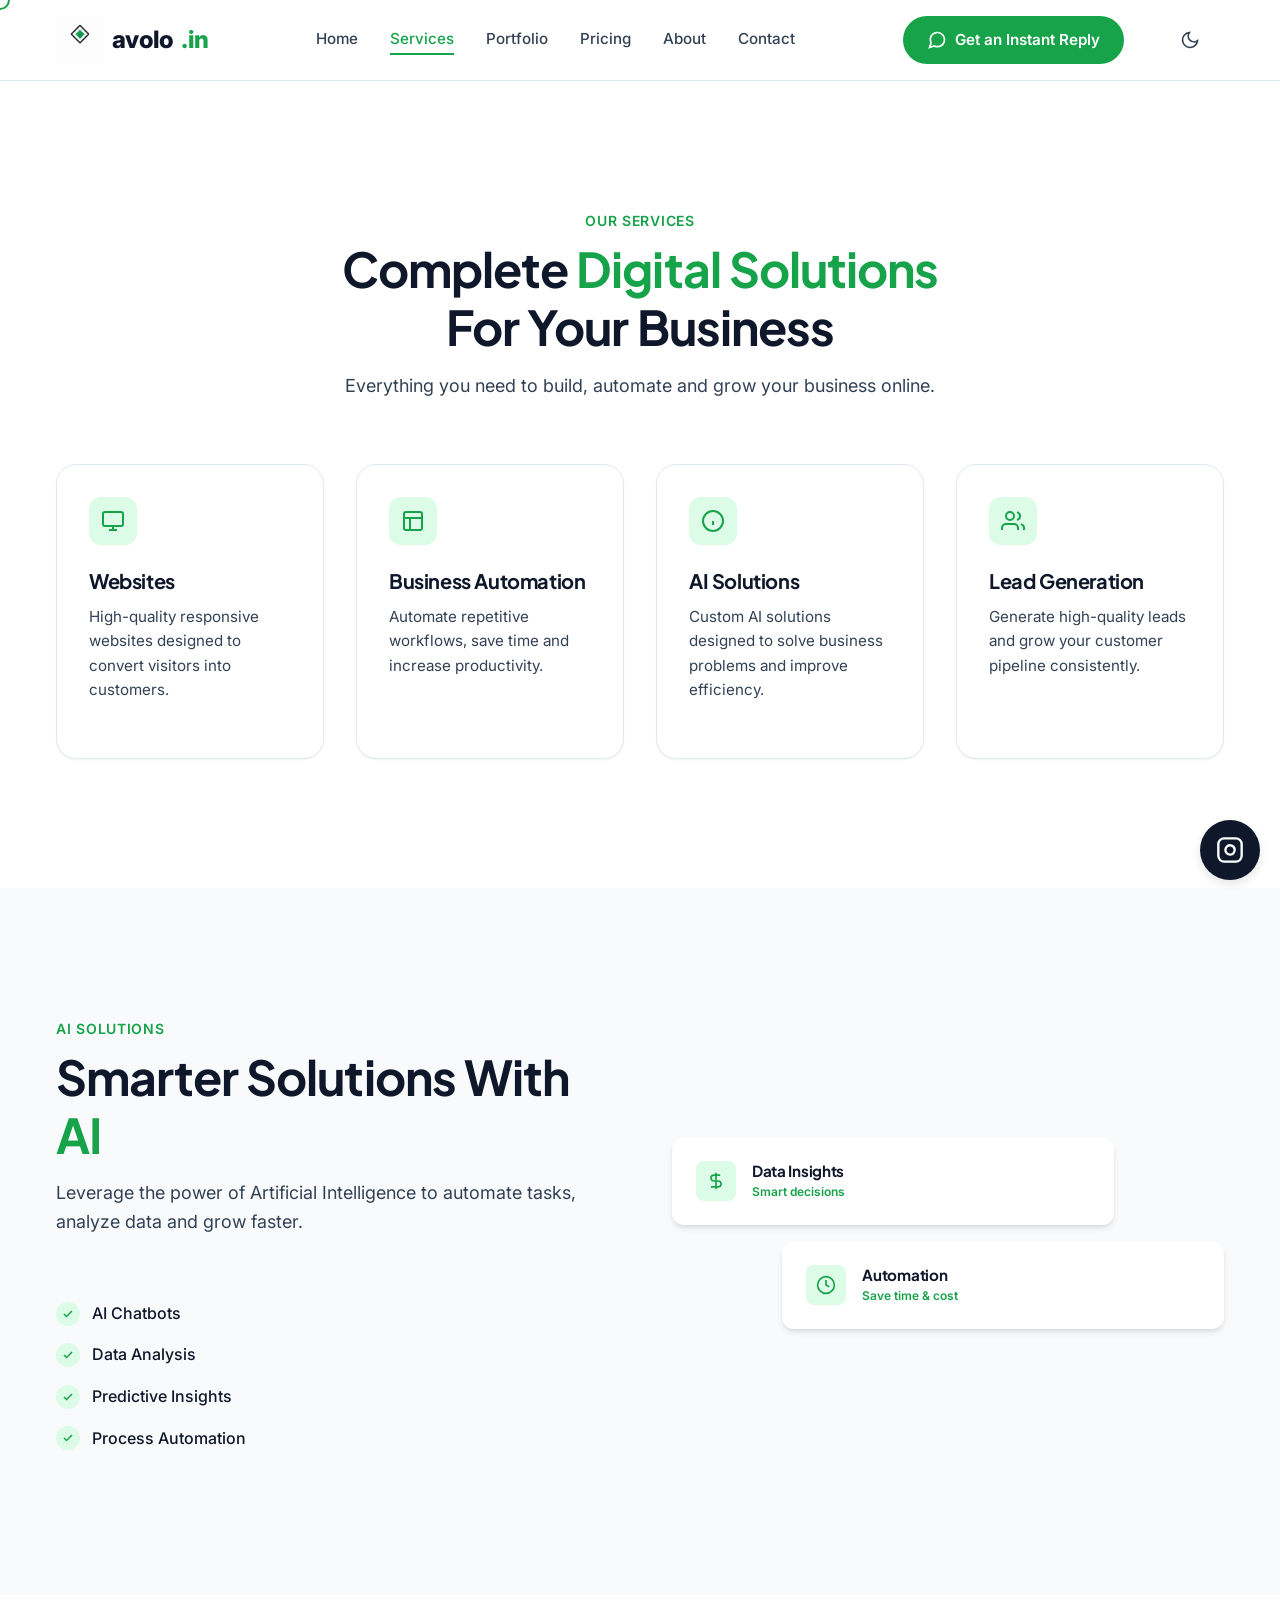
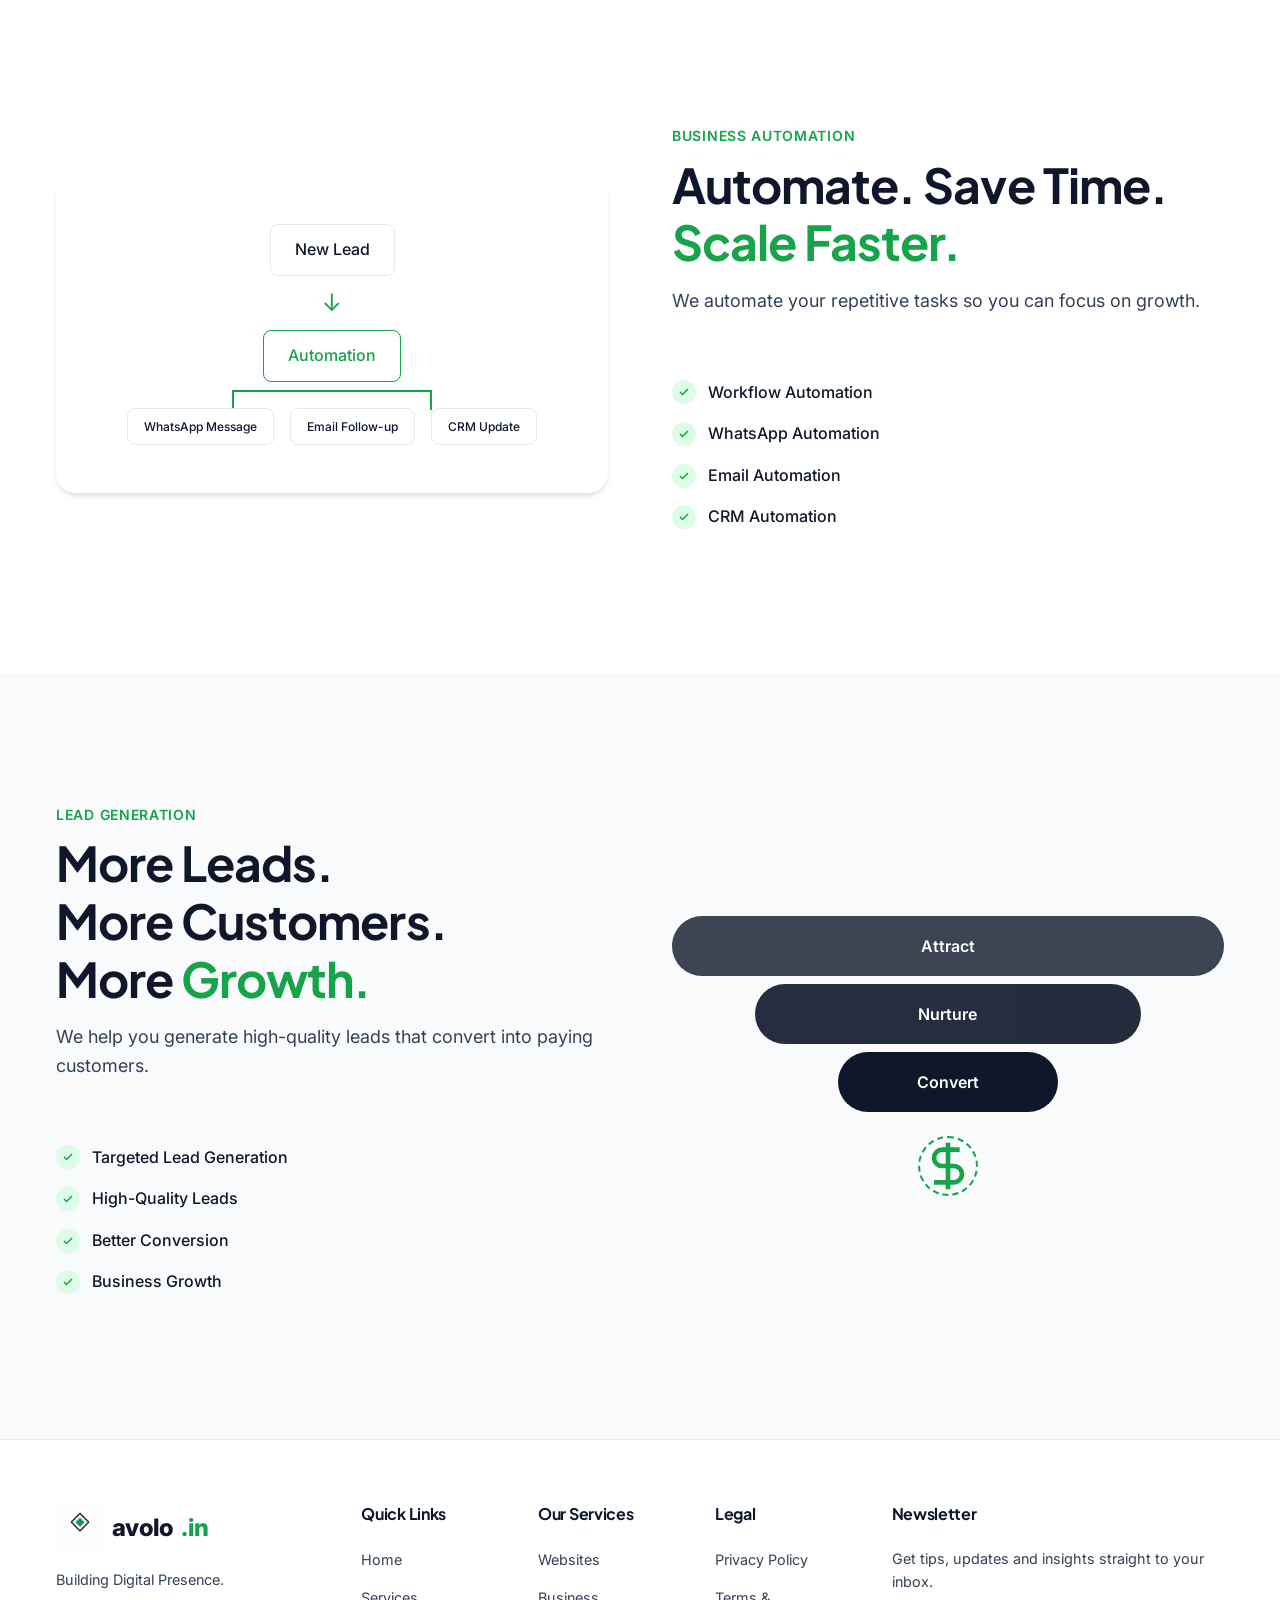
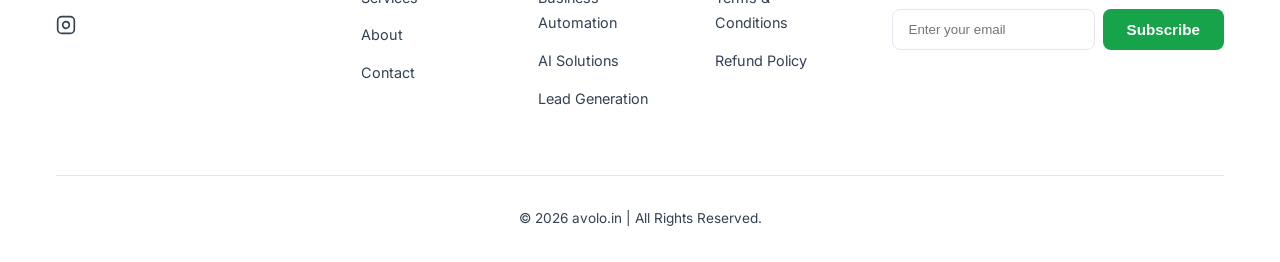
<file: services.html>
<!DOCTYPE html>
<html lang="en">
<head>
    <meta charset="UTF-8">
    <meta name="viewport" content="width=device-width, initial-scale=1.0">
    <meta name="theme-color" content="#16A34A">
    <title>Services - Avolo Digital Agency</title>
    <meta name="description" content="Avolo is a top-tier digital agency architecting scalable websites, automation, and AI solutions for modern businesses.">
    <meta property="og:title" content="Services - Avolo Digital Agency">
    <meta property="og:description" content="Architecting scalable websites, automation, and AI solutions.">
    <meta property="og:image" content="https://avolo.in/og-image.webp">
    <meta property="og:url" content="https://avolo.in">
    <script type="application/ld+json">
    {
      "@context": "https://schema.org",
      "@type": "LocalBusiness",
      "name": "Avolo",
      "image": "https://avolo.in/android-chrome-512x512.png",
      "url": "https://avolo.in",
      "telephone": "+917328060281"
    }
    </script>
    
    <!-- Google Fonts: Inter & Plus Jakarta Sans -->
    <link rel="preconnect" href="https://fonts.googleapis.com">
    <link rel="preconnect" href="https://fonts.gstatic.com" crossorigin>
    <link rel="preload" href="https://fonts.googleapis.com/css2?family=Inter:wght@300;400;500;600;700;800&family=Plus+Jakarta+Sans:wght@500;600;700;800&display=swap" as="style">
    <link href="https://fonts.googleapis.com/css2?family=Inter:wght@300;400;500;600;700;800&family=Plus+Jakarta+Sans:wght@500;600;700;800&display=swap" rel="stylesheet">
    
    <!-- Dark Mode Anti-Flash Script -->
    <script>
        if (localStorage.getItem('theme') === 'dark') {
            document.documentElement.setAttribute('data-theme', 'dark');
        }
    </script>
    
    <!-- Custom CSS -->
    <link rel="stylesheet" href="style.css">
    
    <!-- Favicon -->
    <link rel="icon" type="image/png" sizes="512x512" href="/android-chrome-512x512.png">

    <!-- Web Manifest -->
    <link rel="manifest" href="/site.webmanifest">
    
    <!-- Twitter/X Cards -->
    <meta name="twitter:card" content="summary_large_image">
    <meta name="twitter:title" content="Services - Avolo Digital Agency">
    <meta name="twitter:description" content="Avolo is a top-tier digital agency architecting scalable websites, automation, and AI solutions for modern businesses.">
    <meta name="twitter:image" content="https://avolo.in/og-image.webp">
    <!-- Enterprise SEO -->
    <link rel="canonical" href="https://avolo.in/services.html">
    <link rel="sitemap" type="application/xml" title="Sitemap" href="/sitemap.xml">

    <!-- Google tag (gtag.js) -->
    <script async src="https://www.googletagmanager.com/gtag/js?id=G-RTDZY3H0ZM"></script>
    <script>
      window.dataLayer = window.dataLayer || [];
      function gtag(){dataLayer.push(arguments);}
      gtag('js', new Date());

      gtag('config', 'G-RTDZY3H0ZM');
    </script>
</head>
<body>

    <!-- Header -->
    <header class="header" id="header">
        <div class="container header-container">
            <a href="index.html" class="logo">
                <img src="/android-chrome-512x512.png" alt="Avolo Logo" style="width: 48px; height: 48px; border-radius: 4px;">
                avolo<span class="text-green">.in</span>
            </a>
            
            <nav class="nav-links" id="nav-links">
                <a href="index.html" class="nav-link">Home</a>
                <a href="services.html" class="nav-link" style="color: var(--clr-green);">Services</a>
                <a href="portfolio.html" class="nav-link">Portfolio</a>
                <a href="pricing.html" class="nav-link">Pricing</a>
                <a href="about.html" class="nav-link">About</a>
                <a href="contact.html" class="nav-link">Contact</a>
            </nav>
            
            <div class="header-actions">
                <a href="https://wa.me/917328060281?text=Hi%20Avolo%2C%20I'm%20interested%20in%20your%20services.%20Can%20we%20discuss%20my%20project%3F" class="btn btn-primary btn-icon">
                    <svg class="icon" viewBox="0 0 24 24" fill="none" stroke="currentColor" stroke-width="2"><path d="M21 11.5a8.38 8.38 0 0 1-.9 3.8 8.5 8.5 0 0 1-7.6 4.7 8.38 8.38 0 0 1-3.8-.9L3 21l1.9-5.7a8.38 8.38 0 0 1-.9-3.8 8.5 8.5 0 0 1 4.7-7.6 8.38 8.38 0 0 1 3.8-.9h.5a8.48 8.48 0 0 1 8 8v.5z"></path></svg>
                    <span>Get an Instant Reply</span>
                </a>
                <button class="hamburger" id="hamburger" aria-label="Toggle Menu">
                    <span></span>
                    <span></span>
                    <span></span>
                </button>
            </div>
        </div>
    </header>

    <!-- Mobile Menu Overlay -->
    <div class="mobile-menu" id="mobile-menu">
        <nav class="mobile-nav">
            <a href="index.html" class="mobile-link">Home</a>
            <a href="services.html" class="mobile-link">Services</a>
            <a href="portfolio.html" class="mobile-link">Portfolio</a>
            <a href="pricing.html" class="mobile-link">Pricing</a>
            <a href="about.html" class="mobile-link">About</a>
            <a href="contact.html" class="mobile-link">Contact</a>
            <a href="https://wa.me/917328060281?text=Hi%20Avolo%2C%20I'm%20interested%20in%20your%20services.%20Can%20we%20discuss%20my%20project%3F" class="btn btn-primary mt-4">Get an Instant Reply</a>
        </nav>
    </div>

    <main style="padding-top: 80px;">
        
        <!-- Services Section -->
        <section class="services section-spacing" id="services">
            <div class="container">
                <div class="section-header text-center fade-up">
                    <div class="badge-subtle">OUR SERVICES</div>
                    <h1 class="section-heading">Complete <span class="text-green">Digital Solutions</span><br>For Your Business</h1>
                    <p class="section-subtext">Everything you need to build, automate and grow your business online.</p>
                </div>

                <div class="services-grid">
                    <div class="service-card fade-up delay-1">
                        <div class="service-icon">
                            <svg viewBox="0 0 24 24" fill="none" stroke="currentColor" stroke-width="2"><rect x="2" y="3" width="20" height="14" rx="2" ry="2"></rect><line x1="8" y1="21" x2="16" y2="21"></line><line x1="12" y1="17" x2="12" y2="21"></line></svg>
                        </div>
                        <h3 class="service-title">Websites</h3>
                        <p class="service-desc">High-quality responsive websites designed to convert visitors into customers.</p>
                    </div>
                    
                    <div class="service-card fade-up delay-2">
                        <div class="service-icon">
                            <svg viewBox="0 0 24 24" fill="none" stroke="currentColor" stroke-width="2"><rect x="3" y="3" width="18" height="18" rx="2" ry="2"></rect><line x1="3" y1="9" x2="21" y2="9"></line><line x1="9" y1="21" x2="9" y2="9"></line></svg>
                        </div>
                        <h3 class="service-title">Business Automation</h3>
                        <p class="service-desc">Automate repetitive workflows, save time and increase productivity.</p>
                    </div>

                    <div class="service-card fade-up delay-3">
                        <div class="service-icon">
                            <svg viewBox="0 0 24 24" fill="none" stroke="currentColor" stroke-width="2"><circle cx="12" cy="12" r="10"></circle><path d="M12 16v-4"></path><path d="M12 8h.01"></path></svg>
                        </div>
                        <h3 class="service-title">AI Solutions</h3>
                        <p class="service-desc">Custom AI solutions designed to solve business problems and improve efficiency.</p>
                    </div>

                    <div class="service-card fade-up delay-4">
                        <div class="service-icon">
                            <svg viewBox="0 0 24 24" fill="none" stroke="currentColor" stroke-width="2"><path d="M17 21v-2a4 4 0 0 0-4-4H5a4 4 0 0 0-4 4v2"></path><circle cx="9" cy="7" r="4"></circle><path d="M23 21v-2a4 4 0 0 0-3-3.87"></path><path d="M16 3.13a4 4 0 0 1 0 7.75"></path></svg>
                        </div>
                        <h3 class="service-title">Lead Generation</h3>
                        <p class="service-desc">Generate high-quality leads and grow your customer pipeline consistently.</p>
                    </div>
                </div>
            </div>
        </section>

        <!-- AI Solutions -->
        <section class="ai-solutions bg-light section-spacing" id="ai">
            <div class="container split-layout">
                <div class="split-content fade-up">
                    <div class="badge-subtle">AI SOLUTIONS</div>
                    <h2 class="section-heading">Smarter Solutions With <span class="text-green">AI</span></h2>
                    <p class="section-subtext text-left">Leverage the power of Artificial Intelligence to automate tasks, analyze data and grow faster.</p>
                    
                    <ul class="feature-list no-icon">
                        <li><span class="check"><svg viewBox="0 0 24 24" fill="none" stroke="currentColor" stroke-width="3"><polyline points="20 6 9 17 4 12"></polyline></svg></span> AI Chatbots</li>
                        <li><span class="check"><svg viewBox="0 0 24 24" fill="none" stroke="currentColor" stroke-width="3"><polyline points="20 6 9 17 4 12"></polyline></svg></span> Data Analysis</li>
                        <li><span class="check"><svg viewBox="0 0 24 24" fill="none" stroke="currentColor" stroke-width="3"><polyline points="20 6 9 17 4 12"></polyline></svg></span> Predictive Insights</li>
                        <li><span class="check"><svg viewBox="0 0 24 24" fill="none" stroke="currentColor" stroke-width="3"><polyline points="20 6 9 17 4 12"></polyline></svg></span> Process Automation</li>
                    </ul>
                </div>
                <div class="split-visual fade-up delay-1">
                    <div class="visual-card">
                        <div class="vc-icon"><svg viewBox="0 0 24 24" fill="none" stroke="currentColor" stroke-width="2"><path d="M12 2v20M17 5H9.5a3.5 3.5 0 0 0 0 7h5a3.5 3.5 0 0 1 0 7H6"></path></svg></div>
                        <div class="vc-text">
                            <h5>Data Insights</h5>
                            <p>Smart decisions</p>
                        </div>
                    </div>
                    <div class="visual-card offset">
                        <div class="vc-icon"><svg viewBox="0 0 24 24" fill="none" stroke="currentColor" stroke-width="2"><circle cx="12" cy="12" r="10"></circle><polyline points="12 6 12 12 16 14"></polyline></svg></div>
                        <div class="vc-text">
                            <h5>Automation</h5>
                            <p>Save time & cost</p>
                        </div>
                    </div>
                </div>
            </div>
        </section>

        <!-- Business Automation -->
        <section class="automation section-spacing" id="automation">
            <div class="container split-layout reverse">
                <div class="split-content fade-up">
                    <div class="badge-subtle">BUSINESS AUTOMATION</div>
                    <h2 class="section-heading">Automate. Save Time.<br><span class="text-green">Scale Faster.</span></h2>
                    <p class="section-subtext text-left">We automate your repetitive tasks so you can focus on growth.</p>
                    
                    <ul class="feature-list no-icon">
                        <li><span class="check"><svg viewBox="0 0 24 24" fill="none" stroke="currentColor" stroke-width="3"><polyline points="20 6 9 17 4 12"></polyline></svg></span> Workflow Automation</li>
                        <li><span class="check"><svg viewBox="0 0 24 24" fill="none" stroke="currentColor" stroke-width="3"><polyline points="20 6 9 17 4 12"></polyline></svg></span> WhatsApp Automation</li>
                        <li><span class="check"><svg viewBox="0 0 24 24" fill="none" stroke="currentColor" stroke-width="3"><polyline points="20 6 9 17 4 12"></polyline></svg></span> Email Automation</li>
                        <li><span class="check"><svg viewBox="0 0 24 24" fill="none" stroke="currentColor" stroke-width="3"><polyline points="20 6 9 17 4 12"></polyline></svg></span> CRM Automation</li>
                    </ul>
                </div>
                <div class="split-visual fade-up delay-1">
                    <div class="workflow-diagram">
                        <div class="wf-node">New Lead</div>
                        <div class="wf-arrow">&darr;</div>
                        <div class="wf-node highlight">Automation</div>
                        <div class="wf-arrow split"></div>
                        <div class="wf-row">
                            <div class="wf-node small">WhatsApp Message</div>
                            <div class="wf-node small">Email Follow-up</div>
                            <div class="wf-node small">CRM Update</div>
                        </div>
                    </div>
                </div>
            </div>
        </section>

        <!-- Lead Generation -->
        <section class="lead-gen bg-light section-spacing" id="lead-gen">
            <div class="container split-layout">
                <div class="split-content fade-up">
                    <div class="badge-subtle">LEAD GENERATION</div>
                    <h2 class="section-heading">More Leads.<br>More Customers.<br>More <span class="text-green">Growth.</span></h2>
                    <p class="section-subtext text-left">We help you generate high-quality leads that convert into paying customers.</p>
                    
                    <ul class="feature-list no-icon">
                        <li><span class="check"><svg viewBox="0 0 24 24" fill="none" stroke="currentColor" stroke-width="3"><polyline points="20 6 9 17 4 12"></polyline></svg></span> Targeted Lead Generation</li>
                        <li><span class="check"><svg viewBox="0 0 24 24" fill="none" stroke="currentColor" stroke-width="3"><polyline points="20 6 9 17 4 12"></polyline></svg></span> High-Quality Leads</li>
                        <li><span class="check"><svg viewBox="0 0 24 24" fill="none" stroke="currentColor" stroke-width="3"><polyline points="20 6 9 17 4 12"></polyline></svg></span> Better Conversion</li>
                        <li><span class="check"><svg viewBox="0 0 24 24" fill="none" stroke="currentColor" stroke-width="3"><polyline points="20 6 9 17 4 12"></polyline></svg></span> Business Growth</li>
                    </ul>
                </div>
                <div class="split-visual fade-up delay-1">
                    <div class="funnel-diagram">
                        <div class="funnel-layer layer-1">Attract</div>
                        <div class="funnel-layer layer-2">Nurture</div>
                        <div class="funnel-layer layer-3">Convert</div>
                        <div class="funnel-result">
                            <svg viewBox="0 0 24 24" fill="none" stroke="currentColor" stroke-width="2"><path d="M12 2v20M17 5H9.5a3.5 3.5 0 0 0 0 7h5a3.5 3.5 0 0 1 0 7H6"></path></svg>
                        </div>
                    </div>
                </div>
            </div>
        </section>

    </main>

    <!-- Footer -->
    <footer class="footer">
        <div class="container">
            <div class="footer-grid">
                <div class="footer-brand">
                    <a href="index.html" class="logo">
                        <img src="/android-chrome-512x512.png" alt="Avolo Logo" style="width: 48px; height: 48px; border-radius: 4px;">
                        avolo<span class="text-green">.in</span>
                    </a>
                    <p class="footer-tagline">Building Digital Presence.</p>
                    <div class="social-links">
                        <a href="https://instagram.com/avolo.in" target="_blank" rel="noopener noreferrer" aria-label="Instagram"><svg viewBox="0 0 24 24" fill="none" stroke="currentColor" stroke-width="2"><rect x="2" y="2" width="20" height="20" rx="5" ry="5"></rect><path d="M16 11.37A4 4 0 1 1 12.63 8 4 4 0 0 1 16 11.37z"></path><line x1="17.5" y1="6.5" x2="17.51" y2="6.5"></line></svg></a>
                        </div>
                </div>

                <div class="footer-links">
                    <h5 class="footer-title">Quick Links</h5>
                    <ul>
                        <li><a href="index.html">Home</a></li>
                        <li><a href="services.html">Services</a></li>
                        <li><a href="about.html">About</a></li>
                        <li><a href="contact.html">Contact</a></li>
                    </ul>
                </div>

                <div class="footer-links">
                    <h5 class="footer-title">Our Services</h5>
                    <ul>
                        <li><a href="services.html">Websites</a></li>
                        <li><a href="services.html">Business Automation</a></li>
                        <li><a href="services.html">AI Solutions</a></li>
                        <li><a href="services.html">Lead Generation</a></li>
                    </ul>
                </div>

                <div class="footer-links">
                    <h5 class="footer-title">Legal</h5>
                    <ul>
                        <li><a href="privacy.html">Privacy Policy</a></li>
                        <li><a href="terms.html">Terms & Conditions</a></li>
                        <li><a href="refund.html">Refund Policy</a></li>
                    </ul>
                </div>

                <div class="footer-newsletter">
                    <h5 class="footer-title">Newsletter</h5>
                    <p>Get tips, updates and insights straight to your inbox.</p>
                    <form action="https://formsubmit.co/avoloin111@gmail.com" method="POST" class="newsletter-form">
                        <input type="hidden" name="_subject" value="New Newsletter Subscription!">
                        <input type="hidden" name="_captcha" value="false">
                        <input type="hidden" name="_next" value="https://avolo.in/index.html?success=true">
                        <input type="email" name="email" placeholder="Enter your email" required>
                        <button type="submit" class="btn btn-primary">Subscribe</button>
                    </form>
                </div>
            </div>
            
            <div class="footer-bottom">
                <p>&copy; <script>document.write(new Date().getFullYear())</script> avolo.in | All Rights Reserved.</p>
            </div>
        </div>
    </footer>

    <!-- Floating Instagram -->
    <a href="https://instagram.com/avolo.in" target="_blank" rel="noopener noreferrer" class="floating-ig" aria-label="Instagram">
        <svg viewBox="0 0 24 24" fill="none" stroke="currentColor" stroke-width="2"><rect x="2" y="2" width="20" height="20" rx="5" ry="5"></rect><path d="M16 11.37A4 4 0 1 1 12.63 8 4 4 0 0 1 16 11.37z"></path><line x1="17.5" y1="6.5" x2="17.51" y2="6.5"></line></svg>
    </a>

    <script src="script.js" defer></script>
</body>
</html>
</file>
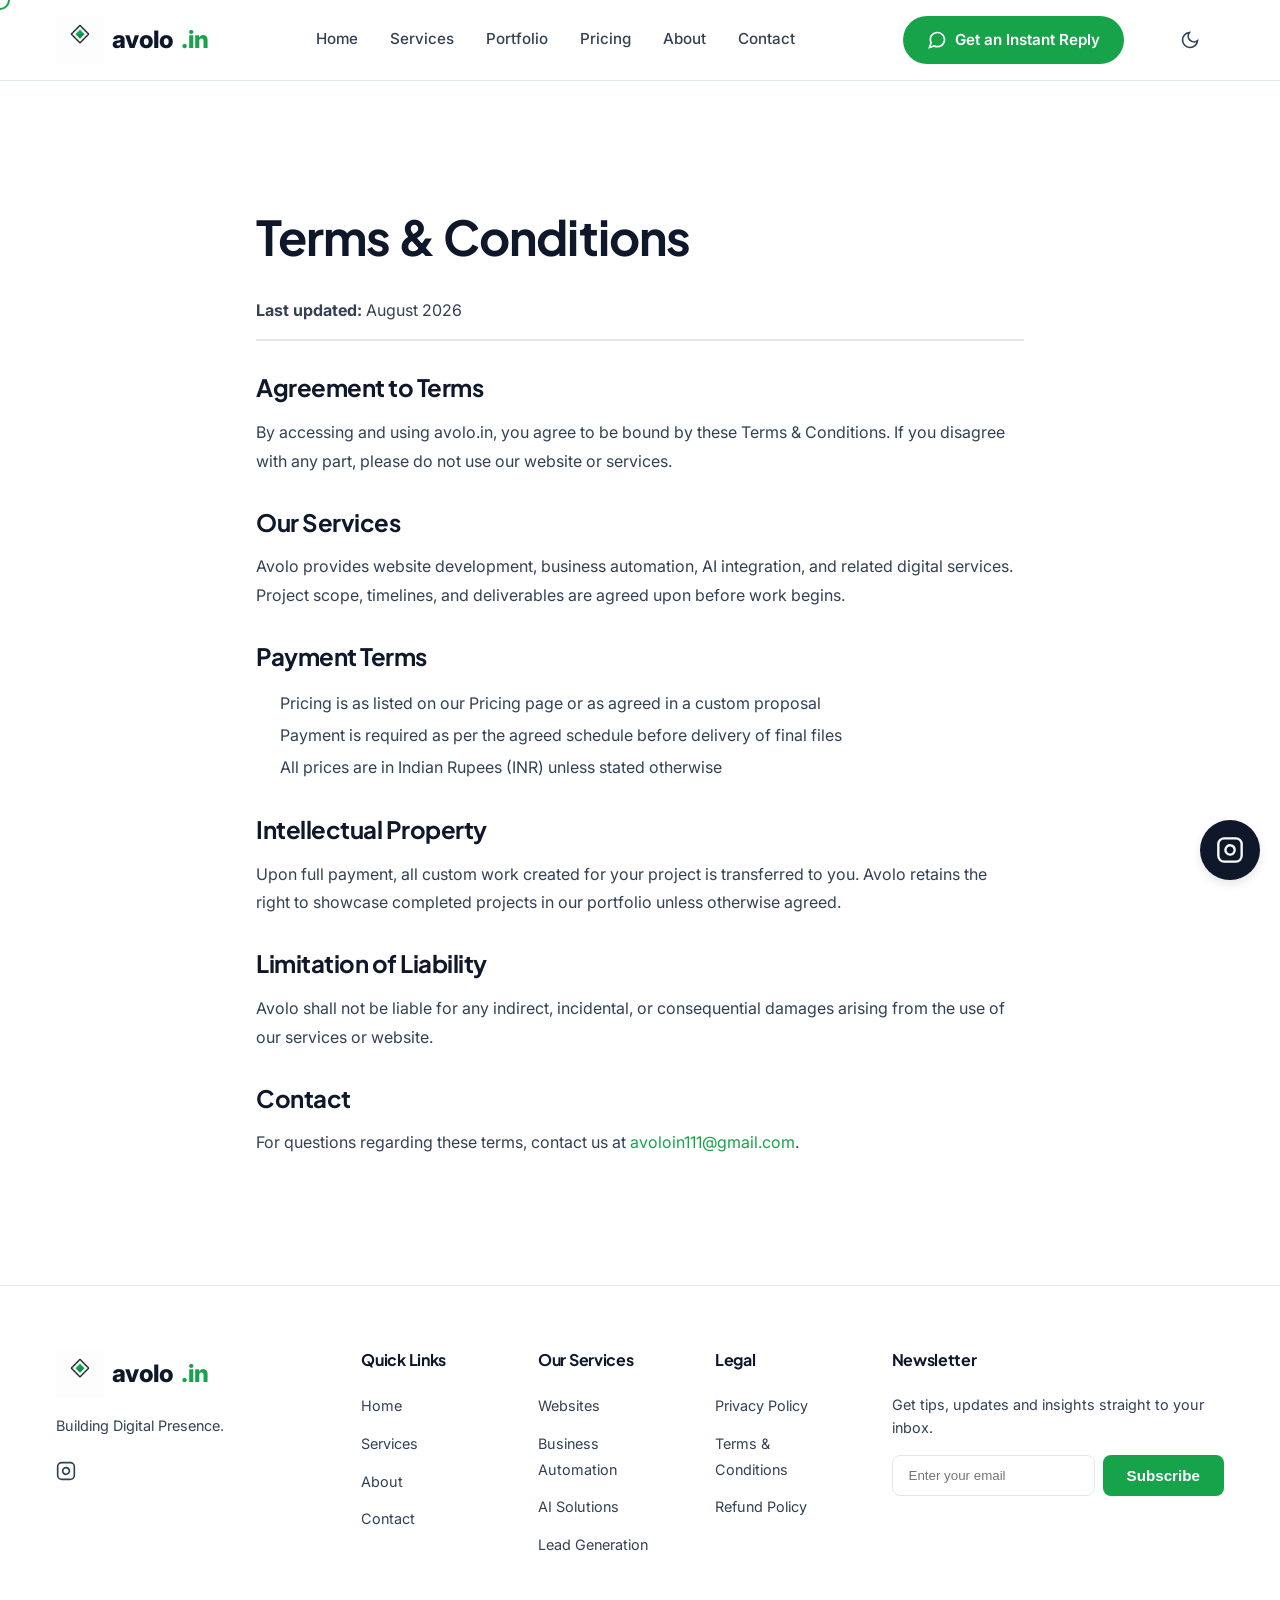
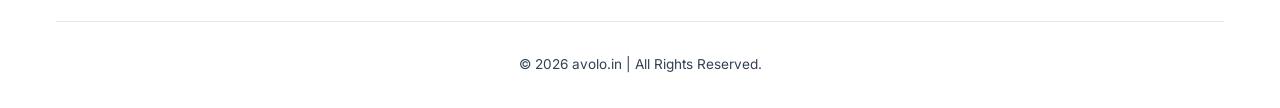
<file: terms.html>
<!DOCTYPE html>
<html lang="en">
<head>
    <meta charset="UTF-8">
    <meta name="viewport" content="width=device-width, initial-scale=1.0">
    <meta name="theme-color" content="#16A34A">
    <title>Terms & Conditions - Avolo Digital Agency</title>
    <meta name="description" content="Read the Avolo Terms and Conditions for using our website and digital services.">
    <meta property="og:title" content="Terms & Conditions - Avolo">
    <meta property="og:description" content="Architecting scalable websites, automation, and AI solutions.">
    <meta property="og:image" content="https://avolo.in/og-image.webp">
    <meta property="og:url" content="https://avolo.in">
    <script type="application/ld+json">
    {
      "@context": "https://schema.org",
      "@type": "LocalBusiness",
      "name": "Avolo",
      "image": "https://avolo.in/android-chrome-512x512.png",
      "url": "https://avolo.in",
      "telephone": "+917328060281"
    }
    </script>
    
    <!-- Google Fonts: Inter & Plus Jakarta Sans -->
    <link rel="preconnect" href="https://fonts.googleapis.com">
    <link rel="preconnect" href="https://fonts.gstatic.com" crossorigin>
    <link rel="preload" href="https://fonts.googleapis.com/css2?family=Inter:wght@300;400;500;600;700;800&family=Plus+Jakarta+Sans:wght@500;600;700;800&display=swap" as="style">
    <link href="https://fonts.googleapis.com/css2?family=Inter:wght@300;400;500;600;700;800&family=Plus+Jakarta+Sans:wght@500;600;700;800&display=swap" rel="stylesheet">
    
    <!-- Dark Mode Anti-Flash Script -->
    <script>
        if (localStorage.getItem('theme') === 'dark') {
            document.documentElement.setAttribute('data-theme', 'dark');
        }
    </script>
    
    <!-- Custom CSS -->
    <link rel="stylesheet" href="style.css">
    
    <!-- Favicon -->
    <link rel="icon" type="image/png" sizes="512x512" href="/android-chrome-512x512.png">

    <!-- Web Manifest -->
    <link rel="manifest" href="/site.webmanifest">
    
    <!-- Twitter/X Cards -->
    <meta name="twitter:card" content="summary_large_image">
    <meta name="twitter:title" content="Terms & Conditions - Avolo Digital Agency">
    <meta name="twitter:description" content="Read the Avolo Terms and Conditions for using our website and digital services.">
    <meta name="twitter:image" content="https://avolo.in/og-image.webp">
    <!-- Enterprise SEO -->
    <link rel="canonical" href="https://avolo.in/terms.html">
    <link rel="sitemap" type="application/xml" title="Sitemap" href="/sitemap.xml">

    <!-- Google tag (gtag.js) -->
    <script async src="https://www.googletagmanager.com/gtag/js?id=G-RTDZY3H0ZM"></script>
    <script>
      window.dataLayer = window.dataLayer || [];
      function gtag(){dataLayer.push(arguments);}
      gtag('js', new Date());

      gtag('config', 'G-RTDZY3H0ZM');
    </script>
</head>
<body>

    <!-- Header -->
    <header class="header" id="header">
        <div class="container header-container">
            <a href="index.html" class="logo">
                <img src="/android-chrome-512x512.png" alt="Avolo Logo" style="width: 48px; height: 48px; border-radius: 4px;">
                avolo<span class="text-green">.in</span>
            </a>
            
            <nav class="nav-links" id="nav-links">
                <a href="index.html" class="nav-link">Home</a>
                <a href="services.html" class="nav-link">Services</a>
                <a href="portfolio.html" class="nav-link">Portfolio</a>
                <a href="pricing.html" class="nav-link">Pricing</a>
                <a href="about.html" class="nav-link">About</a>
                <a href="contact.html" class="nav-link">Contact</a>
            </nav>
            
            <div class="header-actions">
                <a href="https://wa.me/917328060281?text=Hi%20Avolo%2C%20I'm%20interested%20in%20your%20services.%20Can%20we%20discuss%20my%20project%3F" class="btn btn-primary btn-icon">
                    <svg class="icon" viewBox="0 0 24 24" fill="none" stroke="currentColor" stroke-width="2"><path d="M21 11.5a8.38 8.38 0 0 1-.9 3.8 8.5 8.5 0 0 1-7.6 4.7 8.38 8.38 0 0 1-3.8-.9L3 21l1.9-5.7a8.38 8.38 0 0 1-.9-3.8 8.5 8.5 0 0 1 4.7-7.6 8.38 8.38 0 0 1 3.8-.9h.5a8.48 8.48 0 0 1 8 8v.5z"></path></svg>
                    <span>Get an Instant Reply</span>
                </a>
                <button class="hamburger" id="hamburger" aria-label="Toggle Menu">
                    <span></span>
                    <span></span>
                    <span></span>
                </button>
            </div>
        </div>
    </header>

    <!-- Mobile Menu Overlay -->
    <div class="mobile-menu" id="mobile-menu">
        <nav class="mobile-nav">
            <a href="index.html" class="mobile-link">Home</a>
            <a href="services.html" class="mobile-link">Services</a>
            <a href="portfolio.html" class="mobile-link">Portfolio</a>
            <a href="pricing.html" class="mobile-link">Pricing</a>
            <a href="about.html" class="mobile-link">About</a>
            <a href="contact.html" class="mobile-link">Contact</a>
            <a href="https://wa.me/917328060281?text=Hi%20Avolo%2C%20I'm%20interested%20in%20your%20services.%20Can%20we%20discuss%20my%20project%3F" class="btn btn-primary mt-4">Get an Instant Reply</a>
        </nav>
    </div>

    <main style="padding-top: 80px;">
        <section class="section-spacing">
            <div class="container" style="max-width: 800px;">
                <div class="fade-up">
                    <h1 class="section-heading" style="margin-bottom: 2rem;">Terms &amp; Conditions</h1>
                    <p style="color: var(--clr-navy-light); margin-bottom: 1rem;"><strong>Last updated:</strong> August 2026</p>
                    <hr style="border: 1px solid var(--clr-border); margin-bottom: 2rem;">
                    
<h2 style="margin: 2rem 0 1rem; color: var(--clr-navy);">Agreement to Terms</h2>
<p style="color: var(--clr-navy-light); line-height: 1.8; margin-bottom: 1rem;">By accessing and using avolo.in, you agree to be bound by these Terms & Conditions. If you disagree with any part, please do not use our website or services.</p>

<h2 style="margin: 2rem 0 1rem; color: var(--clr-navy);">Our Services</h2>
<p style="color: var(--clr-navy-light); line-height: 1.8; margin-bottom: 1rem;">Avolo provides website development, business automation, AI integration, and related digital services. Project scope, timelines, and deliverables are agreed upon before work begins.</p>

<h2 style="margin: 2rem 0 1rem; color: var(--clr-navy);">Payment Terms</h2>
<ul style="color: var(--clr-navy-light); line-height: 2; margin-left: 1.5rem; margin-bottom: 1.5rem;">
    <li>Pricing is as listed on our Pricing page or as agreed in a custom proposal</li>
    <li>Payment is required as per the agreed schedule before delivery of final files</li>
    <li>All prices are in Indian Rupees (INR) unless stated otherwise</li>
</ul>

<h2 style="margin: 2rem 0 1rem; color: var(--clr-navy);">Intellectual Property</h2>
<p style="color: var(--clr-navy-light); line-height: 1.8; margin-bottom: 1rem;">Upon full payment, all custom work created for your project is transferred to you. Avolo retains the right to showcase completed projects in our portfolio unless otherwise agreed.</p>

<h2 style="margin: 2rem 0 1rem; color: var(--clr-navy);">Limitation of Liability</h2>
<p style="color: var(--clr-navy-light); line-height: 1.8; margin-bottom: 1rem;">Avolo shall not be liable for any indirect, incidental, or consequential damages arising from the use of our services or website.</p>

<h2 style="margin: 2rem 0 1rem; color: var(--clr-navy);">Contact</h2>
<p style="color: var(--clr-navy-light); line-height: 1.8;">For questions regarding these terms, contact us at <a href="mailto:avoloin111@gmail.com" style="color: var(--clr-green);">avoloin111@gmail.com</a>.</p>

                </div>
            </div>
        </section>
    </main>

    <!-- Footer -->
    <footer class="footer">
        <div class="container">
            <div class="footer-grid">
                <div class="footer-brand">
                    <a href="index.html" class="logo">
                        <img src="/android-chrome-512x512.png" alt="Avolo Logo" style="width: 48px; height: 48px; border-radius: 4px;">
                        avolo<span class="text-green">.in</span>
                    </a>
                    <p class="footer-tagline">Building Digital Presence.</p>
                    <div class="social-links">
                        <a href="https://instagram.com/avolo.in" target="_blank" rel="noopener noreferrer" aria-label="Instagram"><svg viewBox="0 0 24 24" fill="none" stroke="currentColor" stroke-width="2"><rect x="2" y="2" width="20" height="20" rx="5" ry="5"></rect><path d="M16 11.37A4 4 0 1 1 12.63 8 4 4 0 0 1 16 11.37z"></path><line x1="17.5" y1="6.5" x2="17.51" y2="6.5"></line></svg></a>
                        </div>
                </div>

                <div class="footer-links">
                    <h5 class="footer-title">Quick Links</h5>
                    <ul>
                        <li><a href="index.html">Home</a></li>
                        <li><a href="services.html">Services</a></li>
                        <li><a href="about.html">About</a></li>
                        <li><a href="contact.html">Contact</a></li>
                    </ul>
                </div>

                <div class="footer-links">
                    <h5 class="footer-title">Our Services</h5>
                    <ul>
                        <li><a href="services.html">Websites</a></li>
                        <li><a href="services.html">Business Automation</a></li>
                        <li><a href="services.html">AI Solutions</a></li>
                        <li><a href="services.html">Lead Generation</a></li>
                    </ul>
                </div>

                <div class="footer-links">
                    <h5 class="footer-title">Legal</h5>
                    <ul>
                        <li><a href="privacy.html">Privacy Policy</a></li>
                        <li><a href="terms.html">Terms & Conditions</a></li>
                        <li><a href="refund.html">Refund Policy</a></li>
                    </ul>
                </div>

                <div class="footer-newsletter">
                    <h5 class="footer-title">Newsletter</h5>
                    <p>Get tips, updates and insights straight to your inbox.</p>
                    <form action="https://formsubmit.co/avoloin111@gmail.com" method="POST" class="newsletter-form">
                        <input type="hidden" name="_subject" value="New Newsletter Subscription!">
                        <input type="hidden" name="_captcha" value="false">
                        <input type="hidden" name="_next" value="https://avolo.in/index.html?success=true">
                        <input type="email" name="email" placeholder="Enter your email" required>
                        <button type="submit" class="btn btn-primary">Subscribe</button>
                    </form>
                </div>
            </div>
            
            <div class="footer-bottom">
                <p>&copy; <script>document.write(new Date().getFullYear())</script> avolo.in | All Rights Reserved.</p>
            </div>
        </div>
    </footer>

    <!-- Floating Instagram -->
    <a href="https://instagram.com/avolo.in" target="_blank" rel="noopener noreferrer" class="floating-ig" aria-label="Instagram">
        <svg viewBox="0 0 24 24" fill="none" stroke="currentColor" stroke-width="2"><rect x="2" y="2" width="20" height="20" rx="5" ry="5"></rect><path d="M16 11.37A4 4 0 1 1 12.63 8 4 4 0 0 1 16 11.37z"></path><line x1="17.5" y1="6.5" x2="17.51" y2="6.5"></line></svg>
    </a>

    <script src="script.js" defer></script>
</body>
</html>
</file>
<file: style.css>
/* ==========================================================================
   Avolo - Premium Digital Agency Theme
   ========================================================================== */

/* --- Variables & Design Tokens --- */
:root {
    /* Colors */
    --clr-navy: #0F172A;        /* Deep Navy for headings and primary text */
    --clr-navy-light: #334155;  /* Lighter navy for body text */
    --clr-green: #16A34A;       /* Avolo Green */
    --clr-green-hover: #15803d; /* Darker green for hover states */
    --clr-green-light: #DCFCE7; /* Very light green for backgrounds/badges */
    --clr-gray-bg: #F8FAFC;     /* Very light gray for section backgrounds */
    --clr-white: #FFFFFF;
    --clr-border: #E2E8F0;      /* Subtle border color */
    --clr-text: #334155;        /* Body text color */
    --clr-surface: #FFFFFF;     /* Card/surface background */
    
    /* Typography */
    --font-primary: 'Inter', system-ui, -apple-system, BlinkMacSystemFont, 'Segoe UI', Roboto, sans-serif;
    --font-heading: 'Plus Jakarta Sans', var(--font-primary);
    
    /* Spacing */
    --sp-xs: 0.5rem;
    --sp-sm: 1rem;
    --sp-md: 2rem;
    --sp-lg: 4rem;
    --sp-xl: 8rem; /* Increased for premium whitespace */
    
    /* Border Radius */
    --radius-sm: 8px;
    --radius-md: 12px;
    --radius-lg: 20px;
    --radius-full: 9999px;
    
    /* Shadows */
    --shadow-sm: 0 1px 2px 0 rgba(0, 0, 0, 0.05);
    --shadow-md: 0 4px 6px -1px rgba(0, 0, 0, 0.1), 0 2px 4px -1px rgba(0, 0, 0, 0.06);
    --shadow-lg: 0 10px 15px -3px rgba(0, 0, 0, 0.1), 0 4px 6px -2px rgba(0, 0, 0, 0.05);
    --shadow-green: 0 10px 25px -5px rgba(22, 163, 74, 0.3);
    
    /* Transitions */
    --transition: all 0.3s ease;
}

[data-theme="dark"] {
    --clr-navy: #F8FAFC;
    --clr-navy-light: #CBD5E1;
    --clr-gray-bg: #0F172A;
    --clr-white: #1E293B;
    --clr-border: #334155;
    --clr-text: #CBD5E1;
    --clr-surface: #1E293B;
    --shadow-sm: 0 1px 2px 0 rgba(0, 0, 0, 0.5);
    --shadow-md: 0 4px 6px -1px rgba(0, 0, 0, 0.5);
    --shadow-lg: 0 10px 15px -3px rgba(0, 0, 0, 0.5);
}

/* Custom Cursor */
body {
    cursor: auto;
}

/* Page Transition */
body.fade-out {
    opacity: 0;
    transition: opacity 0.5s ease;
}

/* --- Reset & Base Styles --- */
*, *::before, *::after {
    box-sizing: border-box;
    margin: 0;
    padding: 0;
}

html {
    scroll-behavior: smooth;
    font-size: 16px;
}

body {
    font-family: var(--font-primary);
    color: var(--clr-navy-light);
    background-color: var(--clr-white);
    line-height: 1.6;
    overflow-x: hidden;
    -webkit-font-smoothing: antialiased;
    transition: background-color 0.3s ease, color 0.3s ease;
}

h1, h2, h3, h4, h5, h6 {
    font-family: var(--font-heading);
    color: var(--clr-navy);
    font-weight: 700;
    line-height: 1.2;
    letter-spacing: -0.02em;
}

a {
    text-decoration: none;
    color: inherit;
    transition: var(--transition);
}

ul {
    list-style: none;
}

img, svg {
    max-width: 100%;
    display: block;
}

/* --- Utility Classes --- */
.container {
    width: 100%;
    max-width: 1200px;
    margin: 0 auto;
    padding: 0 var(--sp-sm);
}

.section-spacing {
    padding: var(--sp-xl) 0;
}

.bg-light {
    background-color: var(--clr-gray-bg);
}

.text-green {
    color: var(--clr-green);
}

.text-center {
    text-align: center;
}

.text-left {
    text-align: left;
}

.w-100 {
    width: 100%;
}

.mt-4 { margin-top: 1.5rem; }
.mt-lg { margin-top: var(--sp-lg); }
.mb-4 { margin-bottom: 1.5rem; }

/* Flex Utilities */
.flex-center {
    display: flex;
    align-items: center;
    justify-content: center;
}

/* Icons */
.icon {
    width: 1.25rem;
    height: 1.25rem;
}

/* --- Components --- */

/* Typography Components */
.section-heading {
    font-size: clamp(2rem, 4vw, 3rem);
    margin-bottom: var(--sp-sm);
}

.section-subtext {
    font-size: 1.125rem;
    color: var(--clr-navy-light);
    max-width: 600px;
    margin: 0 auto var(--sp-lg);
}

.badge {
    display: inline-block;
    background-color: var(--clr-navy);
    color: var(--clr-white);
    font-size: 0.75rem;
    font-weight: 600;
    letter-spacing: 0.05em;
    padding: 0.4rem 0.8rem;
    border-radius: var(--radius-sm);
    margin-bottom: var(--sp-sm);
}

.badge-subtle {
    display: inline-block;
    color: var(--clr-green);
    font-size: 0.875rem;
    font-weight: 600;
    letter-spacing: 0.05em;
    margin-bottom: 0.5rem;
    text-transform: uppercase;
}

/* Buttons */
.btn {
    display: inline-flex;
    align-items: center;
    justify-content: center;
    gap: 0.5rem;
    padding: 0.75rem 1.5rem;
    font-size: 0.95rem;
    font-weight: 600;
    border-radius: var(--radius-full);
    border: none;
    cursor: pointer;
    transition: var(--transition);
    white-space: nowrap;
}

.btn-lg {
    padding: 1rem 2rem;
    font-size: 1.05rem;
}

.btn-primary {
    background-color: var(--clr-green);
    color: var(--clr-white);
}

.btn-primary:hover {
    background-color: var(--clr-green-hover);
    box-shadow: var(--shadow-green);
    transform: translateY(-2px);
}

.btn-outline {
    background-color: transparent;
    color: var(--clr-navy);
    border: 1.5px solid var(--clr-border);
}

.btn-outline:hover {
    border-color: var(--clr-navy);
}

/* Split Layout */
.split-layout {
    display: grid;
    grid-template-columns: 1fr 1fr;
    gap: var(--sp-lg);
    align-items: center;
}

.split-layout.reverse {
    direction: rtl;
}

.split-layout.reverse > * {
    direction: ltr;
}

@media (max-width: 992px) {
    .split-layout {
        grid-template-columns: 1fr;
        gap: var(--sp-md);
    }
}

/* Form Controls */
.form-group {
    margin-bottom: 1rem;
}

.form-control {
    width: 100%;
    padding: 1rem 1.25rem;
    font-size: 1rem;
    font-family: inherit;
    color: var(--clr-navy);
    background-color: var(--clr-white);
    border: 1px solid var(--clr-border);
    border-radius: var(--radius-md);
    transition: var(--transition);
}

.form-control:focus {
    outline: none;
    border-color: var(--clr-green);
    box-shadow: 0 0 0 4px var(--clr-green-light);
}

/* --- Specific Sections --- */

/* Header */
.header {
    position: fixed;
    top: 0;
    left: 0;
    width: 100%;
    background-color: rgba(255, 255, 255, 0.95);
    backdrop-filter: blur(10px);
    border-bottom: 1px solid var(--clr-border);
    z-index: 1000;
    transition: var(--transition);
}

.header-container {
    display: flex;
    justify-content: space-between;
    align-items: center;
    height: 80px;
}

.logo {
    display: flex;
    align-items: center;
    gap: 0.5rem;
    font-size: 1.5rem;
    font-weight: 800;
    color: var(--clr-navy);
    letter-spacing: -0.03em;
}

.logo-mark {
    display: flex;
    align-items: center;
    justify-content: center;
    width: 32px;
    height: 32px;
    color: var(--clr-green);
}

.nav-links {
    display: flex;
    gap: 2rem;
}

.nav-link {
    font-weight: 500;
    font-size: 0.95rem;
}

.nav-link:hover {
    color: var(--clr-green);
}

.header-actions {
    display: flex;
    align-items: center;
    gap: 1rem;
}

.hamburger {
    display: none;
    flex-direction: column;
    justify-content: space-between;
    width: 30px;
    height: 20px;
    background: none;
    border: none;
    cursor: pointer;
}

.hamburger span {
    width: 100%;
    height: 2px;
    background-color: var(--clr-navy);
    border-radius: 2px;
    transition: var(--transition);
}

/* Mobile Menu */
.mobile-menu {
    position: fixed;
    top: 80px;
    left: 0;
    width: 100%;
    height: calc(100vh - 80px);
    background-color: var(--clr-white);
    padding: var(--sp-md);
    transform: translateX(100%);
    transition: transform 0.4s cubic-bezier(0.4, 0, 0.2, 1);
    z-index: 999;
}

.mobile-menu.active {
    transform: translateX(0);
}

.mobile-nav {
    display: flex;
    flex-direction: column;
    gap: 1.5rem;
}

.mobile-link {
    font-size: 1.25rem;
    font-weight: 600;
    color: var(--clr-navy);
}

@media (max-width: 992px) {
    .nav-links { display: none; }
    .header-actions .btn { display: none; }
    .hamburger { display: flex; }
}

/* Hero Section */
.hero {
    padding-top: calc(80px + var(--sp-lg));
}

.hero-heading {
    font-size: clamp(2.5rem, 6vw, 4.5rem);
    margin-bottom: 1.5rem;
}

.hero-subtext {
    font-size: clamp(1.1rem, 2vw, 1.25rem);
    color: var(--clr-navy-light);
    max-width: 600px;
    margin-bottom: 2rem;
}

.hero-ctas {
    display: flex;
    flex-wrap: wrap;
    gap: 1rem;
    margin-bottom: 3rem;
}

.hero-trust-features {
    display: flex;
    flex-wrap: wrap;
    gap: 1.5rem;
    font-size: 0.9rem;
    font-weight: 500;
    color: var(--clr-navy-light);
}

.trust-item {
    display: flex;
    align-items: center;
    gap: 0.4rem;
}

.trust-item svg {
    width: 1rem;
    height: 1rem;
    color: var(--clr-green);
}

/* Hero Mockup Placeholder */
.mockup-placeholder {
    position: relative;
    width: 100%;
    padding-bottom: 75%;
}

.mockup-browser {
    position: absolute;
    top: 0;
    left: 0;
    width: 90%;
    height: 90%;
    background: var(--clr-white);
    border-radius: var(--radius-md);
    box-shadow: var(--shadow-lg);
    border: 1px solid var(--clr-border);
    overflow: hidden;
}

.mockup-header {
    height: 24px;
    background: var(--clr-gray-bg);
    border-bottom: 1px solid var(--clr-border);
    display: flex;
    align-items: center;
    padding: 0 10px;
    gap: 6px;
}

.mockup-header span {
    width: 8px;
    height: 8px;
    border-radius: 50%;
    background: #E2E8F0;
}

.mockup-header span:nth-child(1) { background: #ef4444; }
.mockup-header span:nth-child(2) { background: #eab308; }
.mockup-header span:nth-child(3) { background: #22c55e; }

.mockup-body {
    padding: 20px;
    height: calc(100% - 24px);
    display: flex;
    flex-direction: column;
}

.mockup-wireframe {
    width: 100%;
    height: 100%;
    background: linear-gradient(to right bottom, var(--clr-gray-bg) 0%, transparent 100%);
    border-radius: 8px;
    border: 2px dashed var(--clr-border);
}

.mockup-mobile {
    position: absolute;
    bottom: 0;
    right: 0;
    width: 25%;
    height: 60%;
    background: var(--clr-navy);
    border-radius: 20px;
    padding: 8px;
    box-shadow: var(--shadow-lg);
    border: 1px solid var(--clr-border);
}

.mockup-mobile-screen {
    width: 100%;
    height: 100%;
    background: var(--clr-white);
    border-radius: 12px;
    background: linear-gradient(to right bottom, var(--clr-green-light) 0%, var(--clr-white) 100%);
}

@media (max-width: 992px) {
    .hero-container {
        display: flex;
        flex-direction: column;
        gap: var(--sp-lg);
    }
}

/* Services Grid */
.services-grid {
    display: grid;
    grid-template-columns: repeat(auto-fit, minmax(250px, 1fr));
    gap: 2rem;
}

.service-card {
    background: var(--clr-white);
    padding: 2rem;
    border-radius: var(--radius-lg);
    border: 1px solid var(--clr-border);
    box-shadow: var(--shadow-sm);
    transition: var(--transition);
}

.service-card:hover {
    transform: translateY(-5px);
    box-shadow: var(--shadow-md);
    border-color: var(--clr-green-light);
}

.service-icon {
    width: 48px;
    height: 48px;
    background: var(--clr-green-light);
    color: var(--clr-green);
    border-radius: var(--radius-md);
    display: flex;
    align-items: center;
    justify-content: center;
    margin-bottom: 1.5rem;
}

.service-icon svg { width: 24px; height: 24px; }

.service-title {
    font-size: 1.25rem;
    margin-bottom: 0.75rem;
}

.service-desc {
    font-size: 0.95rem;
    margin-bottom: 1.5rem;
}

.service-link {
    color: var(--clr-green);
    font-weight: 600;
    font-size: 0.9rem;
    display: inline-flex;
    align-items: center;
}

.service-link:hover {
    color: var(--clr-green-hover);
    transform: translateX(4px);
}

.service-card:hover {
    border-color: var(--clr-green);
    transform: translateY(-8px);
    box-shadow: 0 20px 40px rgba(0,0,0,0.06);
}

/* Feature List (Why Avolo, AI, Lead Gen) */
.feature-list {
    display: flex;
    flex-direction: column;
    gap: 1rem;
    margin-bottom: 1rem;
}

.feature-list li {
    display: flex;
    align-items: center;
    gap: 0.75rem;
    font-weight: 500;
    color: var(--clr-navy);
}

.feature-list li svg {
    color: var(--clr-green);
    width: 1.25rem;
    height: 1.25rem;
}

.feature-list.no-icon li .check {
    width: 24px;
    height: 24px;
    background: var(--clr-green-light);
    border-radius: 50%;
    display: flex;
    align-items: center;
    justify-content: center;
    color: var(--clr-green);
}

.feature-list.no-icon li .check svg {
    width: 12px;
    height: 12px;
}

/* Dashboard Mockup (Why Avolo) */
.dashboard-mockup {
    background: var(--clr-white);
    border-radius: var(--radius-lg);
    padding: 2rem;
    box-shadow: var(--shadow-lg);
    border: 1px solid var(--clr-border);
}

.dashboard-header {
    font-weight: 700;
    font-size: 1.25rem;
    color: var(--clr-navy);
    margin-bottom: 1.5rem;
}

.dashboard-chart {
    position: relative;
    height: 200px;
    background: var(--clr-gray-bg);
    border-radius: var(--radius-md);
    overflow: hidden;
}

.chart-line {
    width: 100%;
    height: 100%;
}

.stat-box {
    position: absolute;
    bottom: 20px;
    left: 20px;
    background: var(--clr-white);
    padding: 1rem;
    border-radius: var(--radius-sm);
    box-shadow: var(--shadow-sm);
    display: flex;
    flex-direction: column;
}

.stat-label { font-size: 0.75rem; color: var(--clr-navy-light); }
.stat-value { font-size: 1.5rem; font-weight: 700; color: var(--clr-navy); }
.stat-trend { font-size: 0.75rem; color: var(--clr-green); font-weight: 600; }

/* Pricing */
.pricing-grid {
    display: grid;
    grid-template-columns: repeat(auto-fit, minmax(300px, 1fr));
    gap: 2rem;
    align-items: stretch;
}

.pricing-card {
    background: var(--clr-white);
    border: 1px solid var(--clr-border);
    border-radius: var(--radius-lg);
    padding: 3rem 2rem;
    display: flex;
    flex-direction: column;
    align-items: center;
    box-shadow: var(--shadow-sm);
    transition: var(--transition);
}

.pricing-card.popular {
    box-shadow: var(--shadow-lg);
    transform: scale(1.02);
    border-color: #fef08a; /* subtle yellow border */
}

@media (max-width: 992px) {
    .pricing-card.popular { transform: none; }
}

.plan-badge {
    background: var(--clr-green-light);
    color: var(--clr-navy);
    padding: 0.5rem 1.5rem;
    border-radius: var(--radius-full);
    font-weight: 600;
    margin-bottom: 1.5rem;
}

.badge-yellow { background: #fef08a; }

.plan-price {
    font-size: 3rem;
    font-weight: 800;
    color: var(--clr-navy);
    margin-bottom: 1rem;
}

.plan-divider {
    width: 40px;
    height: 2px;
    background: var(--clr-border);
    border: none;
    margin-bottom: 2rem;
}

.plan-features {
    width: 100%;
    display: flex;
    flex-direction: column;
    gap: 1rem;
}

.plan-features li {
    display: flex;
    align-items: center;
    gap: 0.75rem;
    font-size: 0.95rem;
    color: var(--clr-navy-light);
}

.plan-features li svg {
    color: var(--clr-green);
    width: 1.25rem;
    height: 1.25rem;
    flex-shrink: 0;
}

/* Portfolio */
.portfolio-grid {
    display: grid;
    grid-template-columns: repeat(auto-fit, minmax(300px, 1fr));
    gap: 2rem;
}

.portfolio-card {
    border-radius: var(--radius-md);
    overflow: hidden;
    background: var(--clr-white);
    box-shadow: var(--shadow-md);
}

.portfolio-img {
    width: 100%;
    height: 200px;
    background-size: cover;
    background-position: center;
}

.bg-gray { background-color: var(--clr-gray-bg); }

.portfolio-info {
    padding: 1.5rem;
}

.portfolio-info h4 { margin-bottom: 0.25rem; }
.portfolio-info p { font-size: 0.85rem; color: var(--clr-navy-light); }

/* Process */
.process-steps {
    display: grid;
    grid-template-columns: repeat(4, 1fr);
    gap: 2rem;
    position: relative;
    margin-top: 3rem;
}

.process-line {
    position: absolute;
    top: 32px;
    left: 10%;
    right: 10%;
    height: 2px;
    background: var(--clr-border);
    z-index: 0;
}

@media (max-width: 992px) {
    .process-steps {
        grid-template-columns: 1fr;
        gap: 3rem;
    }
    .process-line {
        top: 0;
        bottom: 0;
        left: 32px;
        width: 2px;
        height: auto;
    }
}

.step {
    position: relative;
    z-index: 1;
    display: flex;
    flex-direction: column;
    align-items: center;
    text-align: center;
}

@media (max-width: 992px) {
    .step {
        flex-direction: row;
        text-align: left;
        align-items: flex-start;
        gap: 1.5rem;
    }
}

.step-icon {
    width: 64px;
    height: 64px;
    background: var(--clr-white);
    border: 2px dashed var(--clr-border);
    border-radius: 50%;
    display: flex;
    align-items: center;
    justify-content: center;
    color: var(--clr-green);
    margin-bottom: 1.5rem;
}

@media (max-width: 992px) {
    .step-icon { margin-bottom: 0; flex-shrink: 0; }
}

.step h4 { margin-bottom: 0.5rem; }
.step p { font-size: 0.9rem; }

/* Visual Cards (AI) */
.visual-card {
    background: var(--clr-white);
    padding: 1.5rem;
    border-radius: var(--radius-md);
    box-shadow: var(--shadow-md);
    display: flex;
    align-items: center;
    gap: 1rem;
    margin-bottom: 1rem;
    width: 80%;
}

.visual-card.offset {
    margin-left: 20%;
}

.vc-icon {
    width: 40px;
    height: 40px;
    background: var(--clr-green-light);
    color: var(--clr-green);
    border-radius: 8px;
    display: flex;
    align-items: center;
    justify-content: center;
}
.vc-icon svg { width: 20px; height: 20px; }

.vc-text h5 { font-size: 0.95rem; margin-bottom: 0.1rem; }
.vc-text p { font-size: 0.75rem; color: var(--clr-green); font-weight: 600; }

/* Workflow Diagram (Automation) */
.workflow-diagram {
    display: flex;
    flex-direction: column;
    align-items: center;
    background: var(--clr-white);
    padding: 3rem;
    border-radius: var(--radius-lg);
    box-shadow: var(--shadow-md);
}

.wf-node {
    padding: 0.75rem 1.5rem;
    border: 1px solid var(--clr-border);
    border-radius: var(--radius-sm);
    font-weight: 500;
    color: var(--clr-navy);
    background: var(--clr-white);
}

.wf-node.highlight {
    border-color: var(--clr-green);
    color: var(--clr-green);
}

.wf-node.small {
    font-size: 0.75rem;
    padding: 0.5rem 1rem;
}

.wf-arrow {
    color: var(--clr-green);
    font-size: 1.5rem;
    margin: 0.5rem 0;
}

.wf-arrow.split {
    width: 200px;
    height: 20px;
    border-top: 2px solid var(--clr-green);
    border-left: 2px solid var(--clr-green);
    border-right: 2px solid var(--clr-green);
    border-bottom: none;
    margin-top: 0.5rem;
}

.wf-row {
    display: flex;
    gap: 1rem;
    margin-top: -10px;
}

@media (max-width: 600px) {
    .wf-row { flex-direction: column; }
    .wf-arrow.split { display: none; }
}

/* Funnel Diagram (Lead Gen) */
.funnel-diagram {
    display: flex;
    flex-direction: column;
    align-items: center;
    gap: 0.5rem;
}

.funnel-layer {
    background: var(--clr-navy);
    color: var(--clr-white);
    display: flex;
    align-items: center;
    justify-content: center;
    height: 60px;
    border-radius: 30px;
    font-weight: 600;
}

.layer-1 { width: 100%; opacity: 0.8; }
.layer-2 { width: 70%; opacity: 0.9; }
.layer-3 { width: 40%; opacity: 1; }

.funnel-result {
    width: 60px;
    height: 60px;
    border-radius: 50%;
    border: 2px dashed var(--clr-green);
    display: flex;
    align-items: center;
    justify-content: center;
    color: var(--clr-green);
    margin-top: 1rem;
}

/* Stats Grid (About) */
.stats-grid {
    display: grid;
    grid-template-columns: repeat(4, 1fr);
    gap: 1rem;
}

.stat-num { font-size: 1.75rem; margin-bottom: 0.25rem; }
.stat-text { font-size: 0.8rem; font-weight: 500; }

@media (max-width: 600px) {
    .stats-grid { grid-template-columns: repeat(2, 1fr); }
}

/* About Placeholder */
.about-image-placeholder {
    width: 100%;
    height: 300px;
    display: flex;
    align-items: center;
    justify-content: center;
}

.laptop-mockup {
    width: 80%;
    aspect-ratio: 16/9;
    background: var(--clr-navy);
    border-radius: 8px 8px 0 0;
    position: relative;
    padding: 10px;
}

.laptop-mockup .screen {
    width: 100%;
    height: 100%;
    background: var(--clr-gray-bg);
    display: flex;
    align-items: center;
    justify-content: center;
    font-family: monospace;
    color: var(--clr-green);
}

.laptop-mockup .base {
    position: absolute;
    bottom: -15px;
    left: -10%;
    width: 120%;
    height: 15px;
    background: #cbd5e1;
    border-radius: 0 0 10px 10px;
}

/* Testimonials */
.testimonials-grid {
    display: flex;
    overflow-x: auto;
    scroll-snap-type: x mandatory;
    gap: 2rem;
    padding-bottom: 2rem;
    scrollbar-width: none; /* Firefox */
}
.testimonials-grid::-webkit-scrollbar {
    display: none; /* Safari/Chrome */
}

.testimonial-card {
    background: var(--clr-white);
    padding: 2rem;
    border-radius: var(--radius-md);
    border: 1px solid var(--clr-border);
    min-width: 320px;
    flex-shrink: 0;
    scroll-snap-align: center;
}

.stars { color: #f59e0b; margin-bottom: 1rem; letter-spacing: 2px; }

.t-quote {
    font-style: italic;
    margin-bottom: 1.5rem;
    color: var(--clr-navy);
}

.t-author {
    display: flex;
    align-items: center;
    gap: 1rem;
}

.t-avatar {
    width: 48px;
    height: 48px;
    border-radius: 50%;
}

.t-author h5 { font-size: 0.95rem; margin-bottom: 0; }
.t-author span { font-size: 0.8rem; color: var(--clr-navy-light); }

/* Contact */
.contact-info {
    display: flex;
    flex-direction: column;
    gap: 1.5rem;
}

.c-item {
    display: flex;
    align-items: flex-start;
    gap: 1rem;
}

.c-icon {
    width: 40px;
    height: 40px;
    background: var(--clr-white);
    border: 1px solid var(--clr-border);
    border-radius: 50%;
    display: flex;
    align-items: center;
    justify-content: center;
    color: var(--clr-green);
    flex-shrink: 0;
}
.c-icon svg { width: 18px; height: 18px; }

.c-label { font-size: 0.8rem; color: var(--clr-navy-light); }
.c-value { font-weight: 600; color: var(--clr-navy); }

.contact-form {
    background: var(--clr-white);
    padding: 2.5rem;
    border-radius: var(--radius-lg);
    box-shadow: var(--shadow-lg);
}

/* Footer */
.footer {
    background: var(--clr-white);
    padding: var(--sp-lg) 0 2rem;
    border-top: 1px solid var(--clr-border);
}

.footer-grid {
    display: grid;
    grid-template-columns: 2fr 1fr 1fr 1fr 2fr;
    gap: 3rem;
    margin-bottom: 4rem;
}

@media (max-width: 992px) {
    .footer-grid {
        grid-template-columns: 1fr 1fr;
    }
    .footer-brand, .footer-newsletter {
        grid-column: span 2;
    }
}

@media (max-width: 600px) {
    .footer-grid {
        grid-template-columns: 1fr;
    }
    .footer-brand, .footer-newsletter {
        grid-column: span 1;
    }
}

.footer-tagline {
    color: var(--clr-navy-light);
    margin: 1rem 0 1.5rem;
    font-size: 0.9rem;
}

.social-links {
    display: flex;
    gap: 1rem;
}

.social-links a {
    color: var(--clr-navy-light);
    display: inline-flex;
}
.social-links svg { width: 20px; height: 20px; }
.social-links a:hover { color: var(--clr-navy); }

.footer-title {
    font-size: 1rem;
    margin-bottom: 1.5rem;
}

.footer-links ul {
    display: flex;
    flex-direction: column;
    gap: 0.75rem;
}

.footer-links a {
    color: var(--clr-navy-light);
    font-size: 0.9rem;
}

.footer-links a:hover {
    color: var(--clr-green);
}

.footer-newsletter p {
    font-size: 0.9rem;
    color: var(--clr-navy-light);
    margin-bottom: 1rem;
}

.newsletter-form {
    display: flex;
    gap: 0.5rem;
}

.newsletter-form input {
    flex: 1;
    padding: 0.75rem 1rem;
    border: 1px solid var(--clr-border);
    border-radius: var(--radius-sm);
    outline: none;
}
.newsletter-form input:focus { border-color: var(--clr-green); }

.newsletter-form button {
    border-radius: var(--radius-sm);
}

.footer-bottom {
    text-align: center;
    padding-top: 2rem;
    border-top: 1px solid var(--clr-border);
    color: var(--clr-navy-light);
    font-size: 0.85rem;
}

/* --- Animation Classes --- */
.fade-up {
    opacity: 0;
    transform: translateY(30px);
    transition: opacity 0.8s ease-out, transform 0.8s ease-out;
}

.fade-up.visible {
    opacity: 1;
    transform: translateY(0);
}

.delay-1 { transition-delay: 0.1s; }
.delay-2 { transition-delay: 0.2s; }
.delay-3 { transition-delay: 0.3s; }
.delay-4 { transition-delay: 0.4s; }

/* Remove delays on mobile for smoother experience */
@media (max-width: 768px) {
    .delay-1, .delay-2, .delay-3, .delay-4 {
        transition-delay: 0s;
    }
}

/* Floating Instagram Button */
.floating-ig {
    position: fixed;
    bottom: 20px;
    right: 20px;
    width: 60px;
    height: 60px;
    background: var(--clr-navy);
    color: var(--clr-white);
    border-radius: 50%;
    display: flex;
    align-items: center;
    justify-content: center;
    box-shadow: 0 4px 10px rgba(0,0,0,0.1);
    z-index: 1000;
    transition: all 0.4s cubic-bezier(0.175, 0.885, 0.32, 1.275);
    cursor: grab;
    user-select: none;
    -webkit-user-drag: none;
}

.floating-ig svg {
    width: 28px;
    height: 28px;
    transition: transform 0.3s ease;
}

.floating-ig:hover {
    transform: scale(1.05) translateY(-5px);
    background: linear-gradient(45deg, #f09433 0%, #e6683c 25%, #dc2743 50%, #cc2366 75%, #bc1888 100%);
    box-shadow: 0 10px 20px rgba(220, 39, 67, 0.3);
}

.floating-ig:hover svg {
    transform: scale(1.1);
}

/* Trust Marquee */
.trust-marquee-wrapper {
    overflow: hidden;
    background: var(--clr-gray-bg);
    padding: 3rem 0;
    border-top: 1px solid var(--clr-border);
    border-bottom: 1px solid var(--clr-border);
    position: relative;
}
.trust-marquee-wrapper::before,
.trust-marquee-wrapper::after {
    content: "";
    position: absolute;
    top: 0;
    bottom: 0;
    width: 150px;
    z-index: 2;
    pointer-events: none;
}
.trust-marquee-wrapper::before {
    left: 0;
    background: linear-gradient(to right, var(--clr-gray-bg), transparent);
}
.trust-marquee-wrapper::after {
    right: 0;
    background: linear-gradient(to left, var(--clr-gray-bg), transparent);
}
.trust-marquee-content {
    display: flex;
    align-items: center;
    gap: 4rem;
    animation: marquee 30s linear infinite;
    white-space: nowrap;
}
.trust-marquee-item {
    font-family: var(--font-heading);
    font-size: 1.25rem;
    font-weight: 700;
    color: var(--clr-navy-light);
    opacity: 0.5;
    text-transform: uppercase;
    letter-spacing: 0.05em;
    display: flex;
    align-items: center;
    gap: 0.5rem;
}
@keyframes marquee {
    0% { transform: translateX(0); }
    100% { transform: translateX(-50%); }
}

@media (max-width: 768px) {
    :root {
        --sp-xl: 5rem; /* Reduce spacing on mobile */
    }
    .floating-ig {
        bottom: 15px;
        right: 15px;
        width: 50px;
        height: 50px;
    }
    .floating-ig svg {
        width: 25px;
        height: 25px;
    }
}

/* Custom Cursor */
.custom-cursor {
    position: fixed;
    top: 0;
    left: 0;
    width: 20px;
    height: 20px;
    border: 2px solid var(--clr-green);
    border-radius: 50%;
    pointer-events: none;
    transform: translate(-50%, -50%);
    z-index: 9999;
    transition: width 0.2s, height 0.2s, background-color 0.2s;
}
.custom-cursor.hovering {
    width: 40px;
    height: 40px;
    background-color: rgba(22, 163, 74, 0.2);
}
@media (hover: hover) and (pointer: fine) {
    body, a, button, .nav-link, .btn, .logo, .floating-ig {
        cursor: none !important;
    }
}

/* Page Transitions */
.page-transition {
    position: fixed;
    top: 0;
    left: 0;
    width: 100vw;
    height: 100vh;
    background-color: var(--clr-gray-bg);
    z-index: 10000;
    pointer-events: none;
    opacity: 0;
    transition: opacity 0.4s ease;
}
.page-transition.active {
    opacity: 1;
    pointer-events: all;
}

/* --- NEW IMPROVEMENTS CSS --- */

/* Active Nav Link & Underline Hover Effect */
.nav-link {
    position: relative;
    padding-bottom: 2px;
}
.nav-link::after {
    content: '';
    position: absolute;
    bottom: -2px;
    left: 0;
    width: 0%;
    height: 2px;
    background-color: var(--clr-green);
    transition: width 0.3s ease;
}
.nav-link:hover::after, .nav-link.active::after {
    width: 100%;
}
.nav-link.active {
    color: var(--clr-green);
}

/* Toast Notification */
.toast {
    position: fixed;
    bottom: -60px;
    left: 50%;
    transform: translateX(-50%);
    background: var(--clr-navy);
    color: var(--clr-white);
    padding: 1rem 2rem;
    border-radius: 50px;
    display: flex;
    align-items: center;
    gap: 1rem;
    box-shadow: var(--shadow-lg);
    z-index: 10000;
    opacity: 0;
    transition: all 0.4s cubic-bezier(0.68, -0.55, 0.265, 1.55);
}
[data-theme='dark'] .toast {
    background: var(--clr-white);
    color: var(--clr-navy);
}
.toast.toast-success .toast-icon {
    background: var(--clr-green);
    color: white;
    border-radius: 50%;
    width: 24px;
    height: 24px;
    display: flex;
    align-items: center;
    justify-content: center;
    font-size: 14px;
}
.toast.show {
    bottom: 30px;
    opacity: 1;
}

/* Scroll To Top Button */
.scroll-top-btn {
    position: fixed;
    bottom: 30px;
    right: 30px;
    width: 50px;
    height: 50px;
    background: var(--clr-green);
    color: white;
    border-radius: 50%;
    display: flex;
    align-items: center;
    justify-content: center;
    cursor: pointer;
    border: none;
    box-shadow: var(--shadow-md);
    opacity: 0;
    visibility: hidden;
    transform: translateY(20px);
    transition: all 0.3s ease;
    z-index: 999;
}
.scroll-top-btn.visible {
    opacity: 1;
    visibility: visible;
    transform: translateY(0);
}
.scroll-top-btn:hover {
    background: var(--clr-green-hover);
    transform: translateY(-5px);
}

/* Testimonial Controls */
.testimonial-controls {
    display: flex;
    justify-content: center;
    gap: 1rem;
    margin-top: 2rem;
}
.testimonial-controls .btn-icon {
    width: 40px;
    height: 40px;
    border-radius: 50%;
    background: var(--clr-white);
    border: 1px solid var(--clr-border);
    display: flex;
    align-items: center;
    justify-content: center;
    cursor: pointer;
    transition: all 0.3s ease;
    color: var(--clr-text);
}
.testimonial-controls .btn-icon:hover {
    background: var(--clr-green);
    color: white;
    border-color: var(--clr-green);
}
[data-theme='dark'] .testimonial-controls .btn-icon {
    background: var(--clr-surface);
    border-color: var(--clr-border);
}
[data-theme='dark'] .testimonial-controls .btn-icon:hover {
    background: var(--clr-green);
}

/* --- Premium 3D Effects --- */
.hero-visual img {
    animation: float3d 6s ease-in-out infinite;
    transform-style: preserve-3d;
    will-change: transform;
    /* Increase perspective for depth */
    transform: perspective(1200px);
}



/* --- Ultra Premium UI Polish --- */
::selection {
    background: var(--clr-green);
    color: var(--clr-white);
}

::-webkit-scrollbar {
    width: 10px;
}
::-webkit-scrollbar-track {
    background: var(--clr-gray-bg);
}
::-webkit-scrollbar-thumb {
    background: var(--clr-border);
    border-radius: var(--radius-full);
}
::-webkit-scrollbar-thumb:hover {
    background: var(--clr-green);
}


/* --- Accessibility (a11y) --- */
@media (prefers-reduced-motion: reduce) {
    *,
    *::before,
    *::after {
        animation-duration: 0.01ms !important;
        animation-iteration-count: 1 !important;
        transition-duration: 0.01ms !important;
        scroll-behavior: auto !important;
    }
}


/* --- Project Estimator --- */
.estimator-options {
    display: grid;
    grid-template-columns: 1fr 1fr;
    gap: 1rem;
}
@media (max-width: 500px) {
    .estimator-options { grid-template-columns: 1fr; }
}
.est-btn {
    background: transparent;
    border: 2px solid var(--clr-border);
    color: var(--clr-text);
    padding: 1.25rem 1rem;
    border-radius: var(--radius-md);
    cursor: pointer;
    font-weight: 500;
    transition: all 0.3s ease;
    font-size: 1rem;
}
.est-btn:hover {
    border-color: var(--clr-green);
}
.est-btn.selected {
    background: var(--clr-green);
    color: var(--clr-white);
    border-color: var(--clr-green);
}
.step-footer {
    display: flex;
    justify-content: space-between;
    align-items: center;
    border-top: 1px solid var(--clr-border);
    padding-top: 1.5rem;
}
.btn-link {
    background: none;
    border: none;
    color: var(--clr-text-light);
    cursor: pointer;
    font-weight: 500;
    font-size: 1rem;
    transition: color 0.3s;
}
.btn-link:hover {
    color: var(--clr-green);
}


/* --- Portfolio Case Study Modals --- */
.portfolio-card { 
    cursor: pointer; 
    transition: transform 0.3s ease, box-shadow 0.3s ease;
}
.portfolio-card:hover {
    transform: translateY(-5px);
    box-shadow: var(--shadow-lg);
}
.portfolio-card::after {
    content: "View Case Study →";
    position: absolute;
    bottom: 1.5rem;
    right: 1.5rem;
    font-size: 0.875rem;
    font-weight: 600;
    color: var(--clr-green);
    opacity: 0;
    transform: translateX(-10px);
    transition: all 0.3s ease;
}
.portfolio-card:hover::after {
    opacity: 1;
    transform: translateX(0);
}
.modal-overlay {
    position: fixed;
    top: 0; left: 0; right: 0; bottom: 0;
    background: rgba(0,0,0,0.85);
    backdrop-filter: blur(8px);
    z-index: 99999;
    display: flex;
    justify-content: center;
    align-items: center;
    opacity: 0;
    visibility: hidden;
    transition: all 0.3s ease;
    padding: 1rem;
}
.modal-overlay.active {
    opacity: 1;
    visibility: visible;
}
.modal-content {
    background: var(--clr-surface);
    border: 1px solid var(--clr-border);
    border-radius: var(--radius-lg);
    width: 100%;
    max-width: 600px;
    padding: 2.5rem 2rem;
    position: relative;
    transform: translateY(30px);
    transition: all 0.4s cubic-bezier(0.16, 1, 0.3, 1);
    box-shadow: 0 25px 50px -12px rgba(0, 0, 0, 0.25);
}
.modal-overlay.active .modal-content {
    transform: translateY(0);
}
.modal-close {
    position: absolute;
    top: 1rem; right: 1.5rem;
    background: none; border: none;
    font-size: 2rem; color: var(--clr-text);
    cursor: pointer;
    line-height: 1;
    transition: color 0.3s ease;
}
.modal-close:hover {
    color: var(--clr-green);
}
.modal-body img {
    width: 100%; height: 280px;
    object-fit: cover;
    border-radius: var(--radius-md);
    margin-bottom: 1.5rem;
    border: 1px solid var(--clr-border);
}
.modal-stats {
    background: rgba(22, 163, 74, 0.05);
    border-left: 4px solid var(--clr-green);
    padding: 1.25rem;
    margin: 1.5rem 0;
    border-radius: 0 var(--radius-sm) var(--radius-sm) 0;
    font-size: 0.95rem;
    line-height: 1.6;
}


/* --- Psychological Design Elements --- */
.scarcity-badge {
    display: inline-flex; align-items: center; gap: 0.5rem;
    background: rgba(22, 163, 74, 0.08);
    color: var(--clr-green);
    padding: 0.5rem 1.25rem; border-radius: var(--radius-full);
    font-size: 0.875rem; font-weight: 600; margin-bottom: 1.5rem;
    border: 1px solid rgba(22, 163, 74, 0.2);
}
.pulse-dot {
    width: 8px; height: 8px; border-radius: 50%;
    background: var(--clr-green);
    box-shadow: 0 0 0 0 rgba(22, 163, 74, 0.7);
    animation: pulse-green 2s infinite;
}
@keyframes pulse-green {
    0% { box-shadow: 0 0 0 0 rgba(22, 163, 74, 0.7); }
    70% { box-shadow: 0 0 0 10px rgba(22, 163, 74, 0); }
    100% { box-shadow: 0 0 0 0 rgba(22, 163, 74, 0); }
}
.hero-authority {
    display: flex; align-items: center; gap: 1rem; flex-wrap: wrap;
    margin-top: 2rem; font-size: 0.95rem; color: var(--clr-text-light);
}
.hero-authority .stars { color: #F59E0B; letter-spacing: 2px; font-size: 1.1rem; }
.risk-reversal {
    background: var(--clr-surface);
    border: 2px dashed var(--clr-green);
    border-radius: var(--radius-lg);
    padding: 2.5rem; text-align: center;
    max-width: 800px; margin: 4rem auto 0;
    box-shadow: 0 10px 30px -10px rgba(22, 163, 74, 0.1);
}
.risk-reversal h3 { color: var(--clr-text); font-size: 1.5rem; margin-bottom: 1rem; display: flex; align-items: center; justify-content: center; gap: 0.5rem;}
.risk-reversal p { color: var(--clr-text-light); font-size: 1.1rem; line-height: 1.6; }


/* ============================================================ */
/* --- ULTRA POLISH OVERRIDES (Refining Psychological UI) --- */
/* ============================================================ */

/* 1. Sleeker Scarcity Badge (More subtle, less chunky) */
.scarcity-badge {
    background: var(--clr-surface) !important;
    border: 1px solid var(--clr-border) !important;
    color: var(--clr-text) !important;
    padding: 0.35rem 1rem !important;
    font-size: 0.75rem !important;
    letter-spacing: 0.5px;
    text-transform: uppercase;
    box-shadow: var(--shadow-sm);
}
.pulse-dot {
    width: 6px !important; height: 6px !important;
}

/* 2. Premium Guarantee Box (Removed cheap dashes, added sleek gradient & layout) */
.risk-reversal {
    border: 1px solid var(--clr-border) !important;
    border-left: 4px solid var(--clr-green) !important;
    background: linear-gradient(145deg, var(--clr-surface), rgba(22, 163, 74, 0.02)) !important;
    box-shadow: var(--shadow-md) !important;
    padding: 2rem !important;
    text-align: left !important;
    display: flex !important;
    flex-direction: column;
    align-items: flex-start !important;
}
.risk-reversal h3 {
    justify-content: flex-start !important;
    font-size: 1.25rem !important;
    margin-bottom: 1rem !important;
}
.risk-reversal p {
    font-size: 1rem !important;
}
@media (min-width: 768px) {
    .risk-reversal {
        flex-direction: row !important;
        align-items: center !important;
        gap: 2.5rem;
        padding: 2.5rem !important;
    }
    .risk-reversal h3 { 
        margin-bottom: 0 !important; 
        min-width: 220px; 
        flex-direction: column;
        align-items: flex-start !important;
        gap: 0.75rem !important;
    }
}

/* 3. Button Refinements (Fixing squished text on mobile) */
.btn-icon {
    display: inline-flex !important;
    align-items: center;
    justify-content: center;
    gap: 0.5rem;
}
.hero-ctas {
    display: flex;
    flex-wrap: wrap;
    gap: 1rem;
}

/* 4. Portfolio Modal Mobile Polish (Scaling down massive elements on small screens) */
@media (max-width: 600px) {
    .modal-content {
        padding: 1.5rem !important;
        width: 92% !important;
    }
    .modal-body img {
        height: 180px !important;
        margin-bottom: 1rem !important;
    }
    .modal-stats {
        padding: 1rem !important;
        font-size: 0.85rem !important;
        margin: 1rem 0 !important;
    }
    .modal-close {
        top: 0.75rem !important;
        right: 1rem !important;
    }
}

/* 5. Fix Hero Authority alignment */
.hero-authority {
    opacity: 0.8;
}
.hero-authority .stars {
    font-size: 0.9rem !important;
}


/* ============================================================ */
/* --- MOBILE UI POLISH (Fixing Overflow & Layouts) --- */
/* ============================================================ */

@media (max-width: 768px) {
    /* 1. Hide massive header button on mobile to prevent logo collision */
    .header-actions .btn {
        display: none !important;
    }
    
    /* 2. Fix Scarcity Badge wrapping and alignment */
    .scarcity-badge {
        font-size: 0.7rem !important;
        padding: 0.4rem 0.8rem !important;
        text-align: left;
        line-height: 1.3;
        align-items: flex-start !important; /* Keep dot at top-left if it wraps */
        max-width: 100%;
    }
    .scarcity-badge .pulse-dot {
        margin-top: 0.35rem; /* Align dot with the first line of text */
        flex-shrink: 0; /* Prevent dot from shrinking */
    }

    /* 3. Stack Hero CTA Buttons beautifully */
    .hero-ctas {
        flex-direction: column !important;
        width: 100%;
        gap: 0.75rem !important;
    }
    .hero-ctas .btn {
        width: 100% !important;
        justify-content: center !important;
        padding: 1rem !important;
    }
}
</file>
